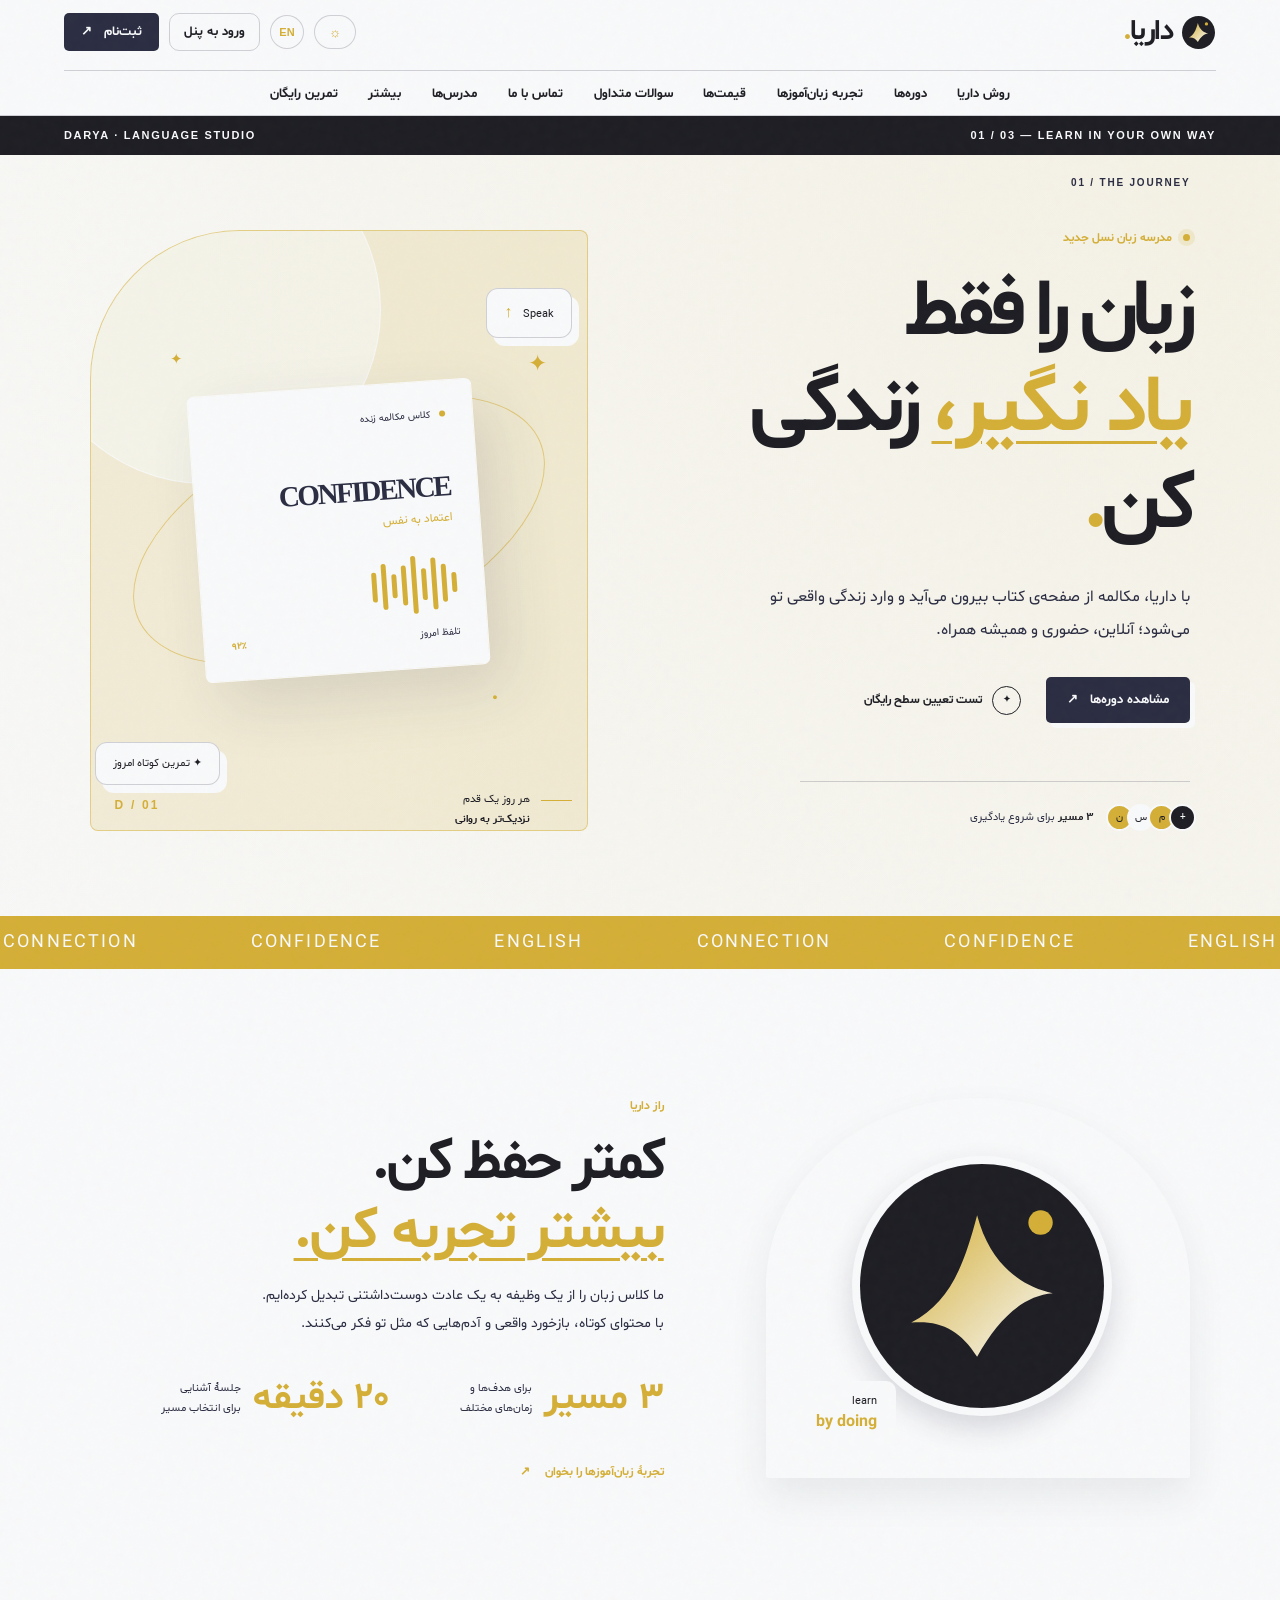
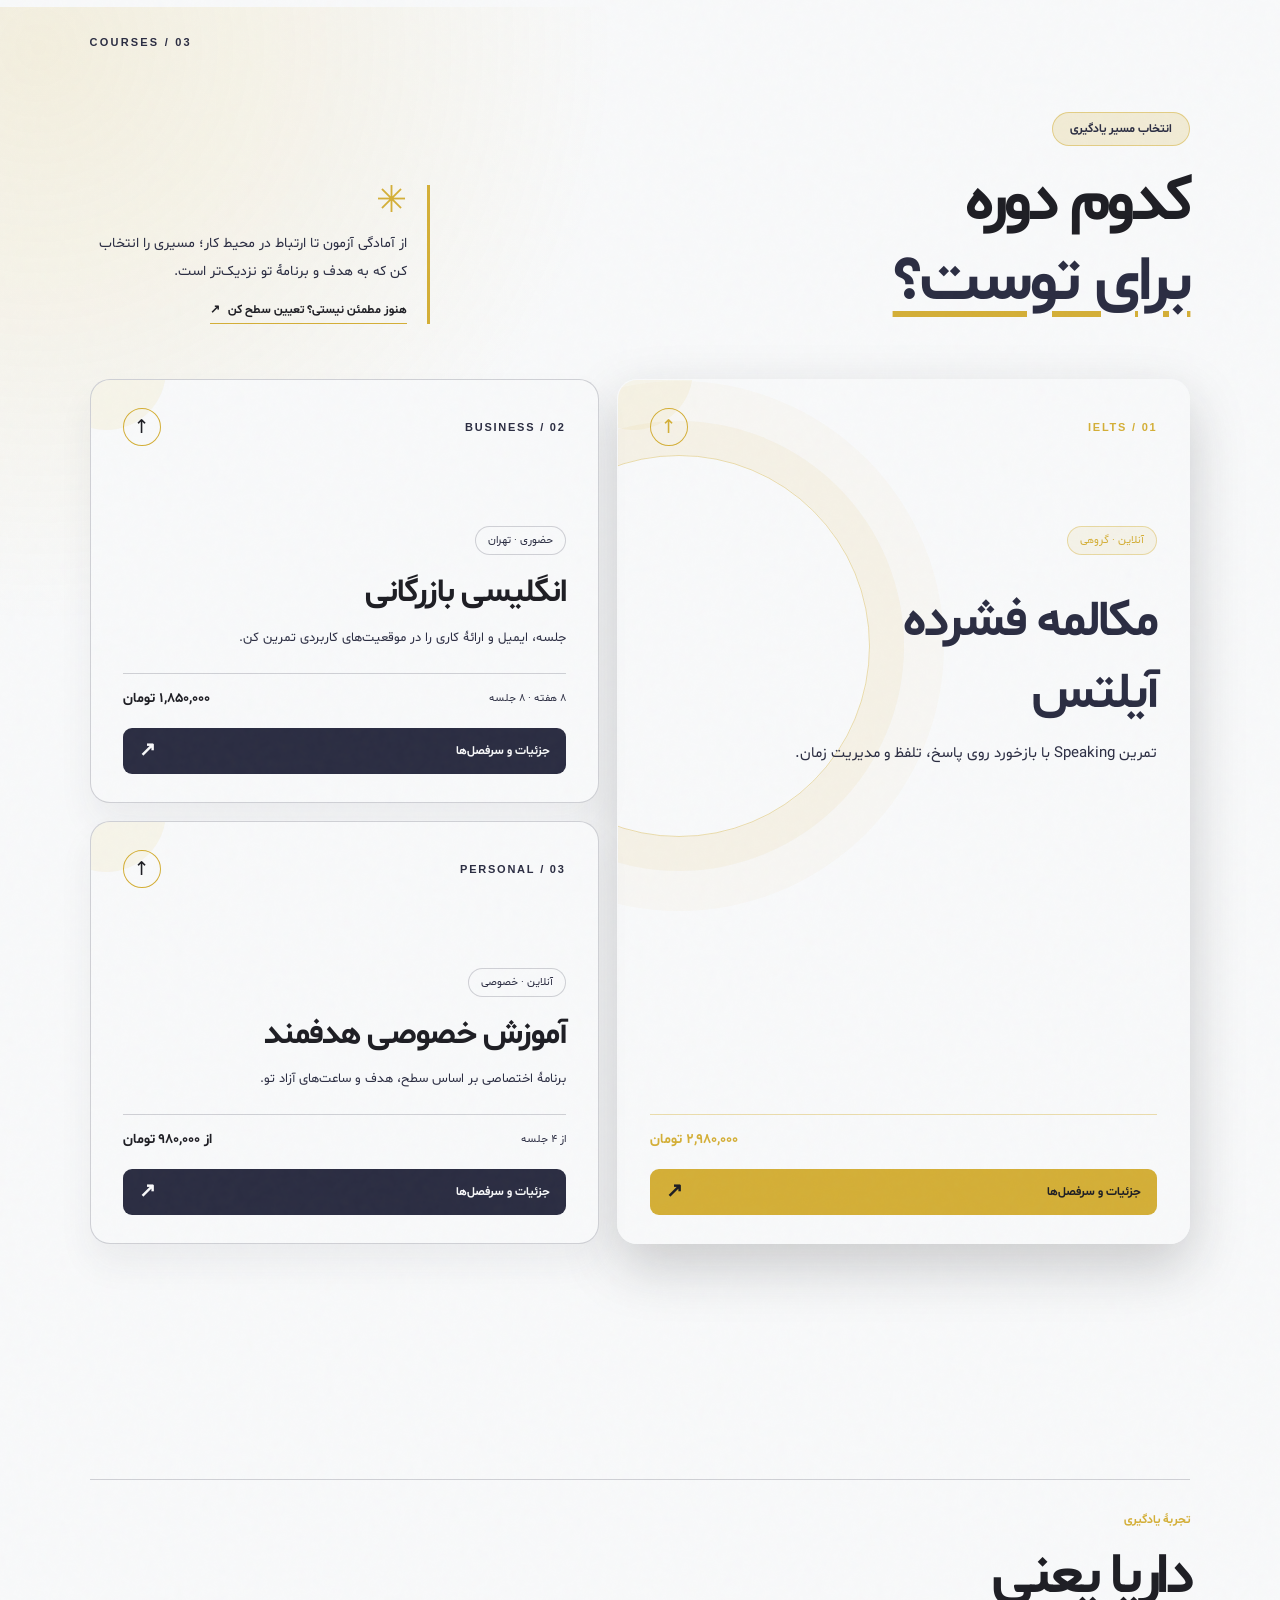
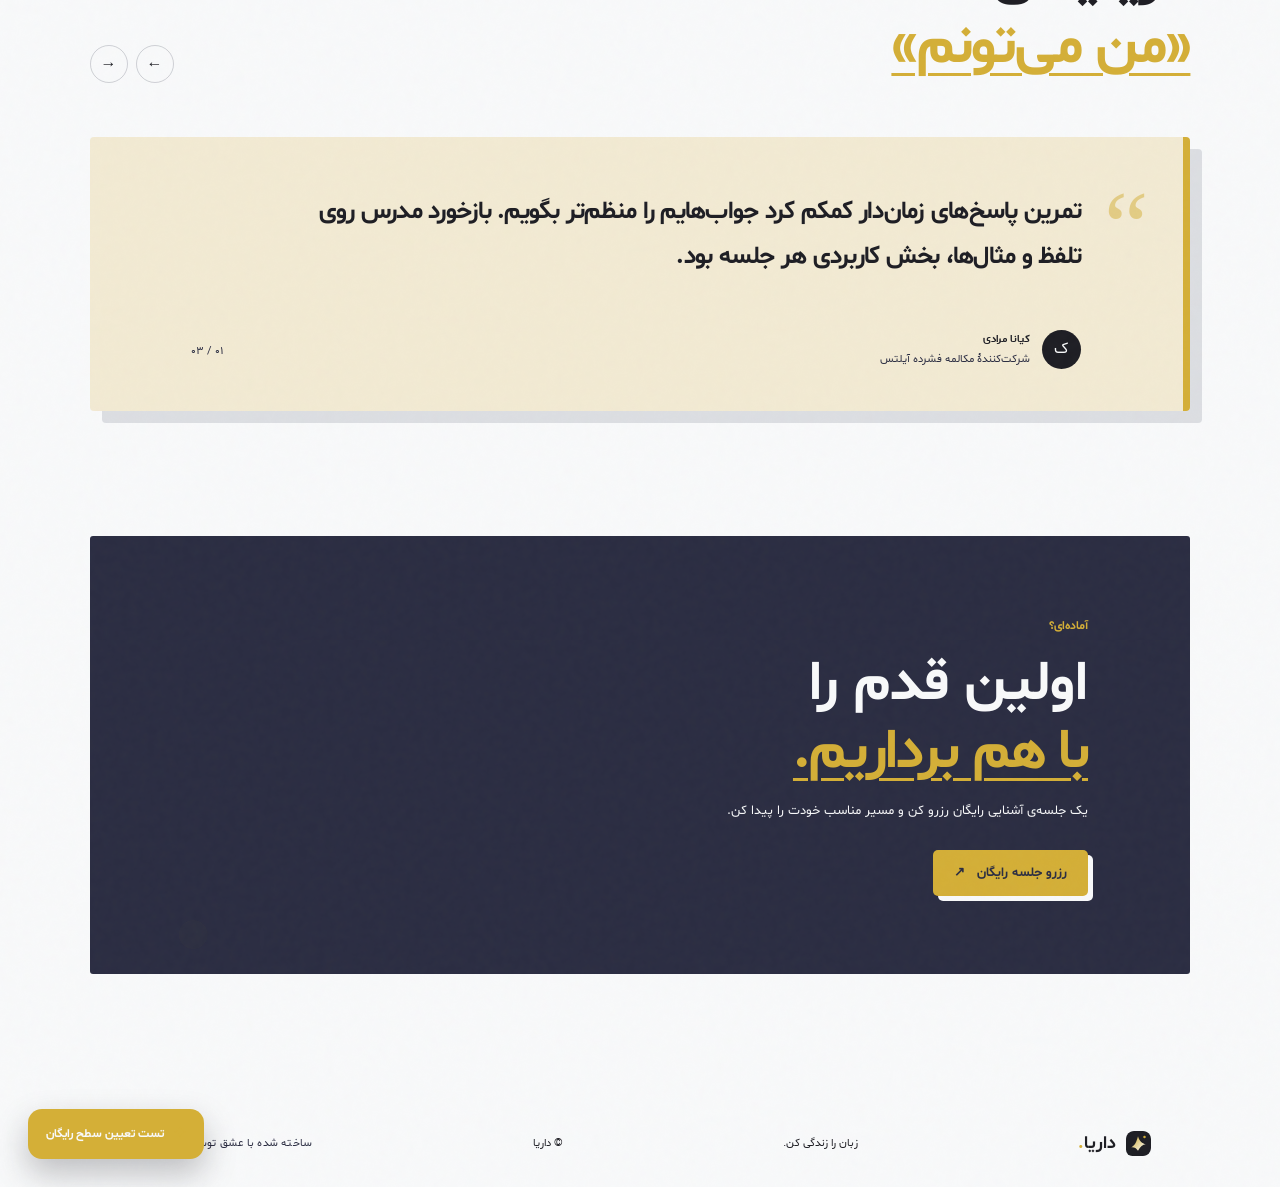
<file: index.html>
﻿<!-- 
  دنبال چی می‌گردی دوست من؟! 
  کدهای تمیز، لایسنس، مستندات و آپدیت‌های مادام‌العمر در راست‌چین: AmirAli.css
  مفت‌بری نکن، بخرش حالشو ببر! ;)
-->
<!doctype html>
<html lang="fa" dir="rtl">
<head>
  <link rel="icon" type="image/svg+xml" href="assets/icons/brand.svg">
  <meta charset="UTF-8" />
  <meta name="viewport" content="width=device-width, initial-scale=1.0" />
  <meta name="description" content="داریا؛ مدرسه آنلاین و حضوری زبان برای نسل جدید" />
  <title>داریا | زبان را زندگی کن</title>
    <link rel="stylesheet" href="assets/css/site.css">
  <script defer src="assets/js/site.js"></script>
<meta property="og:type" content="website">
  <meta property="og:title" content="داریا | مدرسهٔ زبان و مسیرهای یادگیری">
  <meta property="og:description" content="دوره‌های مکالمه، انگلیسی بازرگانی و آموزش خصوصی هدفمند.">
  <meta name="theme-color" content="#1e1e24">
    <link rel="stylesheet" href="assets/css/page-transition.css">
</head>
<body data-page="home">
  <div class="noise"></div>
  <header class="site-header home-header">
    <a class="brand" href="#"><span class="brand-mark"><img src="assets/icons/brand.svg" alt="" width="35" height="35"></span><span>داریا<span class="brand-dot">.</span></span></a>
    <nav class="nav-links">
      <a href="#method">روش داریا</a><a href="#courses">دوره‌ها</a><a href="#stories">تجربه زبان‌آموزها</a>
    <a href="pages/pricing.html">قیمت‌ها</a><a href="pages/faq.html">سوالات متداول</a><a href="pages/contact.html">تماس با ما</a></nav>
    <div class="header-actions">
      <button class="theme-toggle" aria-label="تغییر حالت رنگی"><span class="sun">☼</span><span class="moon">◐</span></button>
      <a class="login" href="pages/dashboard.html">ورود به پنل</a>
      <a class="button button-small" href="pages/signup.html">ثبت‌نام <span>↗</span></a>
    </div>
    <button class="menu-toggle" aria-label="باز کردن منو">☰</button>
  </header>

  <div class="demo-masthead" aria-hidden="true"><span>DARYA · LANGUAGE STUDIO</span><span>01 / 03 — LEARN IN YOUR OWN WAY</span></div>
  <main>
    <section class="hero">
      <div class="hero-copy reveal">
        <div class="eyebrow"><span class="pulse"></span> مدرسه زبان نسل جدید</div>
        <h1>زبان را فقط<br><em>یاد نگیر،</em> زندگی کن<span class="accent">.</span></h1>
        <p class="hero-text">با داریا، مکالمه از صفحه‌ی کتاب بیرون می‌آید و وارد زندگی واقعی تو می‌شود؛ آنلاین، حضوری و همیشه همراه.</p>
        <div class="hero-buttons"><a class="button" href="#courses">مشاهده دوره‌ها <span>↗</span></a><a class="play-link" href="#method"><span class="play">▶</span> داریا چطور کار می‌کند؟</a></div>
        <div class="hero-note"><div class="avatars"><i>ن</i><i>س</i><i>م</i><i>+</i></div><span><strong>۳ مسیر</strong> برای شروع یادگیری</span></div>
      </div>
      <div class="hero-art reveal reveal-delay"><span class="spark spark-one">✦</span><span class="spark spark-two">✦</span><span class="spark spark-three">●</span>
        <div class="orbit orbit-one"></div><div class="orbit orbit-two"></div>
        <div class="art-card card-main"><div class="card-top"><span class="live-dot"></span> کلاس مکالمه زنده</div><div class="word">CONFIDENCE</div><div class="word-fa">اعتماد به نفس</div><div class="sound-bars"><b></b><b></b><b></b><b></b><b></b><b></b><b></b><b></b><b></b></div><div class="card-footer"><span>تلفظ امروز</span><strong>۹۲٪</strong></div></div>
        <div class="floating-pill pill-top">Speak <strong>↑</strong></div><div class="floating-pill pill-bottom">✦ تمرین کوتاه امروز</div>
        <div class="art-caption"><span class="line"></span><span>هر روز یک قدم<br><b>نزدیک‌تر به روانی</b></span></div>
      </div>
    </section>

    <section class="ticker"><div class="ticker-track"><span>ENGLISH</span><b>✦</b><span>CONFIDENCE</span><b>✦</b><span>CONNECTION</span><b>✦</b><span>ENGLISH</span><b>✦</b><span>CONFIDENCE</span><b>✦</b><span>CONNECTION</span></div></section>

    <section class="method section" id="method"><div class="method-visual reveal"><div class="big-quote">“</div><img class="method-logo" src="assets/icons/brand.svg" alt="لوگوی داریا" width="260" height="260"><div class="mini-note">learn<br><b>by doing</b></div></div><div class="method-copy reveal"><span class="section-kicker">راز داریا</span><h2>کمتر حفظ کن.<br><em>بیشتر تجربه کن.</em></h2><p>ما کلاس زبان را از یک وظیفه به یک عادت دوست‌داشتنی تبدیل کرده‌ایم. با محتوای کوتاه، بازخورد واقعی و آدم‌هایی که مثل تو فکر می‌کنند.</p><div class="stats"><div><strong>۳ مسیر</strong><span>برای هدف‌ها و<br>زمان‌های مختلف</span></div><div><strong>۲۰ دقیقه</strong><span>جلسهٔ آشنایی<br>برای انتخاب مسیر</span></div></div><a class="text-link" href="#stories">تجربهٔ زبان‌آموزها را بخوان <span>↗</span></a></div></section>

    <section class="section courses" id="courses" aria-labelledby="courses-title">
      <div class="section-heading course-heading reveal">
        <div><span class="section-kicker">انتخاب مسیر یادگیری</span><h2 id="courses-title">کدوم دوره<br><em>برای توست؟</em></h2></div>
        <div class="course-heading-copy"><span class="course-heading-mark" aria-hidden="true">✳</span><p>از آمادگی آزمون تا ارتباط در محیط کار؛ مسیری را انتخاب کن که به هدف و برنامهٔ تو نزدیک‌تر است.</p><a href="pages/placement-test.html">هنوز مطمئن نیستی؟ تعیین سطح کن <span aria-hidden="true">↗</span></a></div>
      </div>
      <div class="course-grid">
        <article class="course-card featured reveal">
          <div class="course-topline"><span class="course-number">01 / IELTS</span><span class="course-icon" aria-hidden="true">↗</span></div>
          <span class="course-type">آنلاین · گروهی</span><h3>مکالمه فشرده<br>آیلتس</h3>
          <p>تمرین Speaking با بازخورد روی پاسخ، تلفظ و مدیریت زمان.</p>
          <div class="course-meta"><span>۸ هفته · ۱۶ جلسه</span><strong>۲,۹۸۰,۰۰۰ تومان</strong></div>
          <a href="pages/course-details.html?course=conversation" class="course-link">جزئیات و سرفصل‌ها <span aria-hidden="true">↗</span></a>
        </article>
        <article class="course-card reveal reveal-delay">
          <div class="course-topline"><span class="course-number">02 / BUSINESS</span><span class="course-icon" aria-hidden="true">↗</span></div>
          <span class="course-type">حضوری · تهران</span><h3>انگلیسی بازرگانی</h3>
          <p>جلسه، ایمیل و ارائهٔ کاری را در موقعیت‌های کاربردی تمرین کن.</p>
          <div class="course-meta"><span>۸ هفته · ۸ جلسه</span><strong>۱,۸۵۰,۰۰۰ تومان</strong></div>
          <a href="pages/course-details.html?course=club" class="course-link">جزئیات و سرفصل‌ها <span aria-hidden="true">↗</span></a>
        </article>
        <article class="course-card reveal reveal-delay-2">
          <div class="course-topline"><span class="course-number">03 / PERSONAL</span><span class="course-icon" aria-hidden="true">↗</span></div>
          <span class="course-type">آنلاین · خصوصی</span><h3>آموزش خصوصی هدفمند</h3>
          <p>برنامهٔ اختصاصی بر اساس سطح، هدف و ساعت‌های آزاد تو.</p>
          <div class="course-meta"><span>از ۴ جلسه</span><strong>از ۹۸۰,۰۰۰ تومان</strong></div>
          <a href="pages/course-details.html?course=private" class="course-link">جزئیات و سرفصل‌ها <span aria-hidden="true">↗</span></a>
        </article>
      </div>
    </section>

    <section class="stories section" id="stories"><div class="section-heading reveal"><div><span class="section-kicker">تجربهٔ یادگیری</span><h2>داریا یعنی<br><em>«من می‌تونم»</em></h2></div><div class="slider-controls"><button id="prev">←</button><button id="next">→</button></div></div><div class="testimonial reveal"><div class="quote-mark">“</div><p id="quote">تمرین پاسخ‌های زمان‌دار کمکم کرد جواب‌هایم را منظم‌تر بگویم. بازخورد مدرس روی تلفظ و مثال‌ها، بخش کاربردی هر جلسه بود.</p><div class="person"><div class="person-avatar">ک</div><div><strong id="person">کیانا مرادی</strong><span id="role">شرکت‌کنندهٔ مکالمه فشرده آیلتس</span></div><span class="slide-count" id="count">۰۱ / ۰۳</span></div></div></section>

    <section class="cta section" id="contact"><div class="cta-inner reveal"><span class="section-kicker">آماده‌ای؟</span><h2>اولین قدم را<br><em>با هم برداریم.</em></h2><p>یک جلسه‌ی آشنایی رایگان رزرو کن و مسیر مناسب خودت را پیدا کن.</p><a class="button button-light" href="pages/extras.html#booking">رزرو جلسه رایگان <span>↗</span></a><div class="cta-decoration">داریا<span>.</span></div></div></section>
  </main>
  <footer><a class="brand" href="#"><span class="brand-mark"><img src="assets/icons/brand.svg" alt="" width="35" height="35"></span><span>داریا<span class="brand-dot">.</span></span></a><span>زبان را زندگی کن.</span><span>© داریا</span><span class="creator-credit">ساخته شده با عشق توسط <strong>amirali.css</strong></span></footer>
    <script defer src="assets/js/page-transition.js"></script>
</body>
</html>
</file>
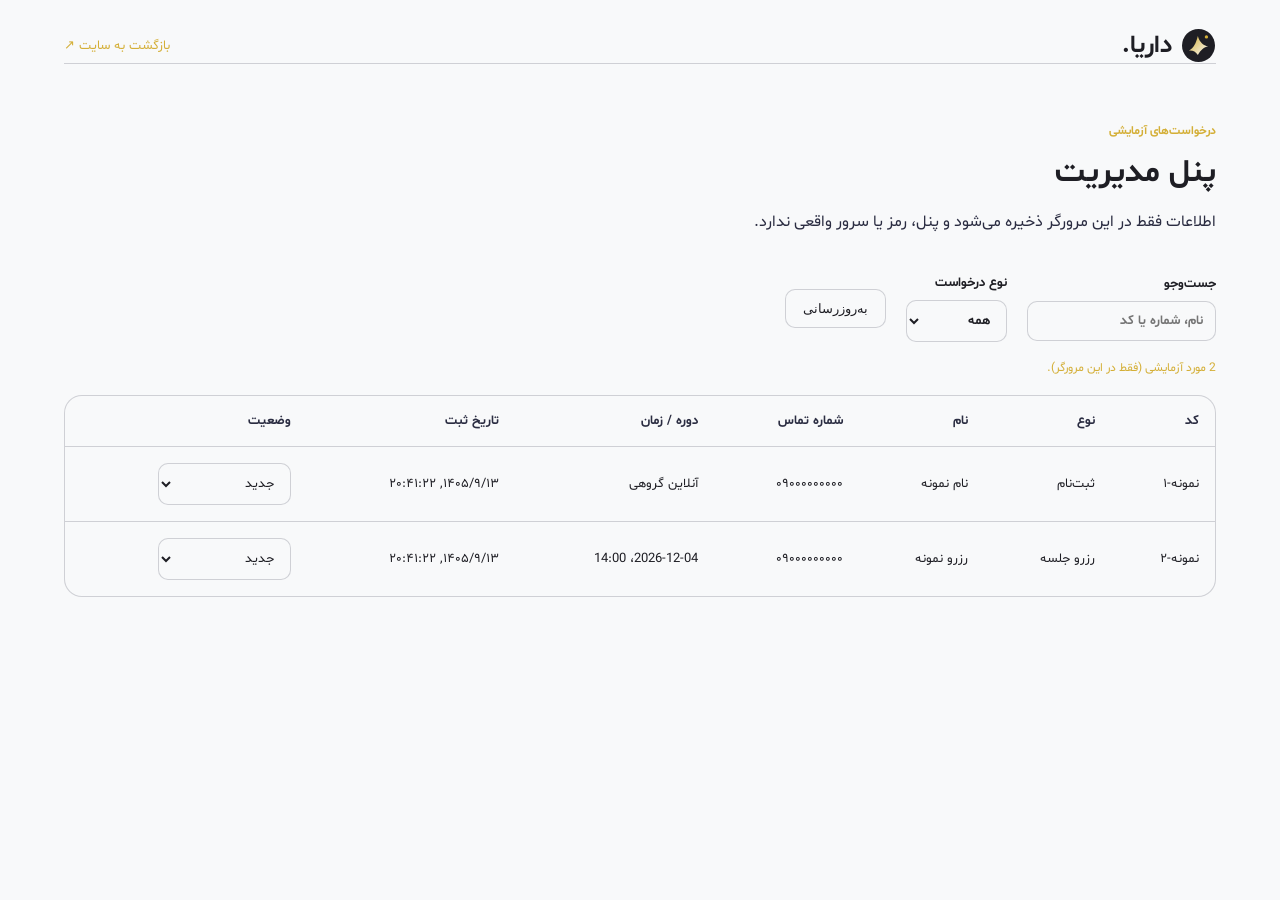
<file: pages/admin.html>
﻿<!doctype html>
<html lang="fa" dir="rtl">
<head>
  <meta charset="utf-8"><meta name="viewport" content="width=device-width, initial-scale=1">
  <title>پیش‌نمایش مدیریت | داریا</title>
  <link rel="icon" href="../assets/icons/brand.svg" type="image/svg+xml">
    <link rel="stylesheet" href="../assets/css/site.css">
  <script defer src="../assets/js/site.js"></script>
  <link rel="stylesheet" href="../assets/css/page-transition.css">
</head>
<body class="admin-page" data-page="admin">
  <main class="admin-shell">
    <header class="admin-header"><a class="brand" href="../index.html"><span class="brand-mark"><img src="../assets/icons/brand.svg" alt="" width="35" height="35"></span><span>داریا.</span></a><a href="../index.html">بازگشت به سایت ↗</a></header>
<section id="requests-panel"><div class="admin-title"><div><span class="section-kicker">درخواست‌های آزمایشی</span><h1>پنل مدیریت</h1><p>اطلاعات فقط در این مرورگر ذخیره می‌شود و پنل، رمز یا سرور واقعی ندارد.</p></div></div><div class="admin-toolbar"><label>جست‌وجو <input id="search" type="search" placeholder="نام، شماره یا کد"></label><label>نوع درخواست <select id="filter"><option value="all">همه</option><option value="signup">ثبت‌نام</option><option value="booking">رزرو جلسه</option></select></label><button id="refresh" type="button">به‌روزرسانی</button></div><p id="requests-message" role="status"></p><div class="admin-table-wrap"><table><thead><tr><th>کد</th><th>نوع</th><th>نام</th><th>شماره تماس</th><th>دوره / زمان</th><th>تاریخ ثبت</th><th>وضعیت</th></tr></thead><tbody id="requests-body"></tbody></table></div></section>
  </main>
    <script defer src="../assets/js/page-transition.js"></script>
</body>
</html>
</file>
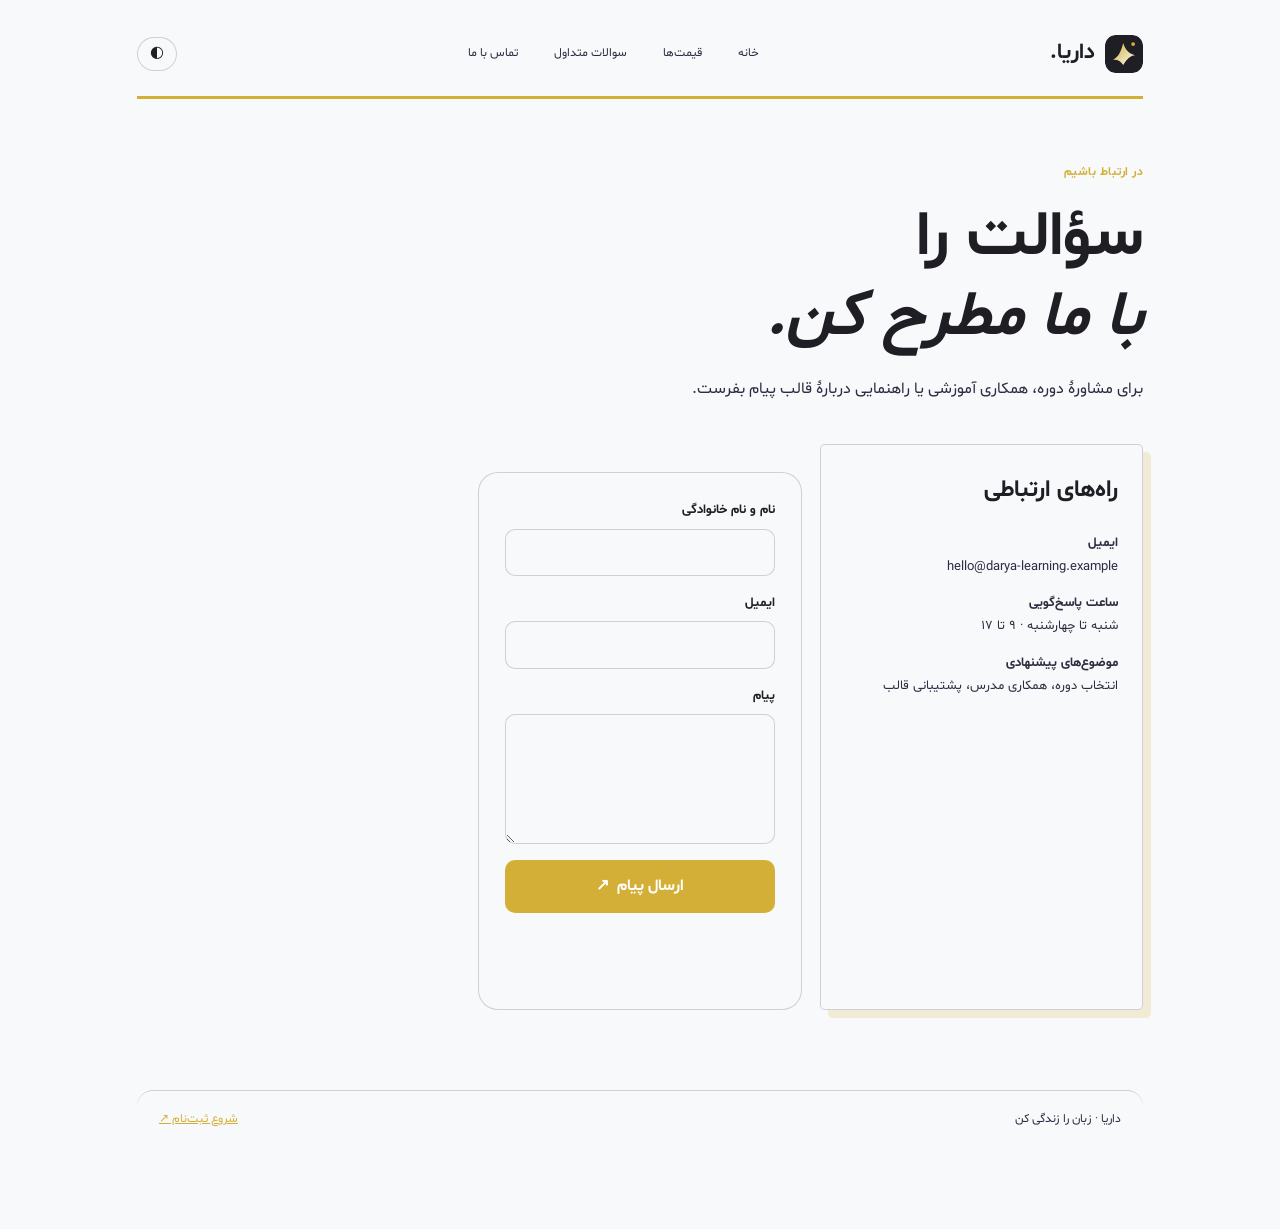
<file: pages/contact.html>
<!doctype html><html lang="fa" dir="rtl"><head><meta charset="UTF-8"><meta name="viewport" content="width=device-width, initial-scale=1"><meta name="description" content="برای مشاورهٔ دوره، همکاری آموزشی یا راهنمایی دربارهٔ قالب پیام بفرست."><meta name="theme-color" content="#1e1e24"><meta property="og:title" content="تماس با ما | داریا"><meta property="og:description" content="برای مشاورهٔ دوره، همکاری آموزشی یا راهنمایی دربارهٔ قالب پیام بفرست."><title>تماس با ما | داریا</title><link rel="icon" href="../assets/icons/brand.svg"><link rel="stylesheet" href="../assets/css/site.css"><link rel="stylesheet" href="../assets/css/utility-pages.css"><script defer src="../assets/js/utility-pages.js"></script>  <link rel="stylesheet" href="../assets/css/page-transition.css">
</head><body><a class="sr-only" href="#main-content">پرش به محتوای اصلی</a><div class="utility-shell"><header class="utility-header"><a class="utility-brand" href="../index.html"><img src="../assets/icons/brand.svg" alt="لوگوی داریا"><span>داریا.</span></a><nav class="utility-nav" aria-label="ناوبری صفحه"><a href="../index.html">خانه</a><a href="../pages/pricing.html">قیمت‌ها</a><a href="../pages/faq.html">سوالات متداول</a><a href="../pages/contact.html">تماس با ما</a></nav><button class="utility-theme" type="button" data-theme-toggle aria-label="تغییر حالت رنگی">◐</button></header><main id="main-content" class="utility-main"><span class="utility-eyebrow">در ارتباط باشیم</span><h1 class="utility-title">سؤالت را<br><em>با ما مطرح کن.</em></h1><p class="utility-lead">برای مشاورهٔ دوره، همکاری آموزشی یا راهنمایی دربارهٔ قالب پیام بفرست.</p><div class="utility-grid"><div class="utility-card"><h2>راه‌های ارتباطی</h2><p><strong>ایمیل</strong><br>hello@darya-learning.example</p><p><strong>ساعت پاسخ‌گویی</strong><br>شنبه تا چهارشنبه · ۹ تا ۱۷</p><p><strong>موضوع‌های پیشنهادی</strong><br>انتخاب دوره، همکاری مدرس، پشتیبانی قالب</p></div><form class="utility-form" data-contact-form novalidate><label for="contact-name">نام و نام خانوادگی<input id="contact-name" name="name" autocomplete="name" required></label><label for="contact-email">ایمیل<input id="contact-email" name="email" type="email" autocomplete="email" required></label><label for="contact-message">پیام<textarea id="contact-message" name="message" required></textarea></label><button class="utility-button" type="submit">ارسال پیام <span aria-hidden="true">↗</span></button><p class="form-status" data-form-status role="status" aria-live="polite"></p></form></div></main><footer class="utility-footer"><span>داریا · زبان را زندگی کن</span><a href="../pages/signup.html">شروع ثبت‌نام ↗</a></footer></div>  <script defer src="../assets/js/page-transition.js"></script>
</body></html>
</file>
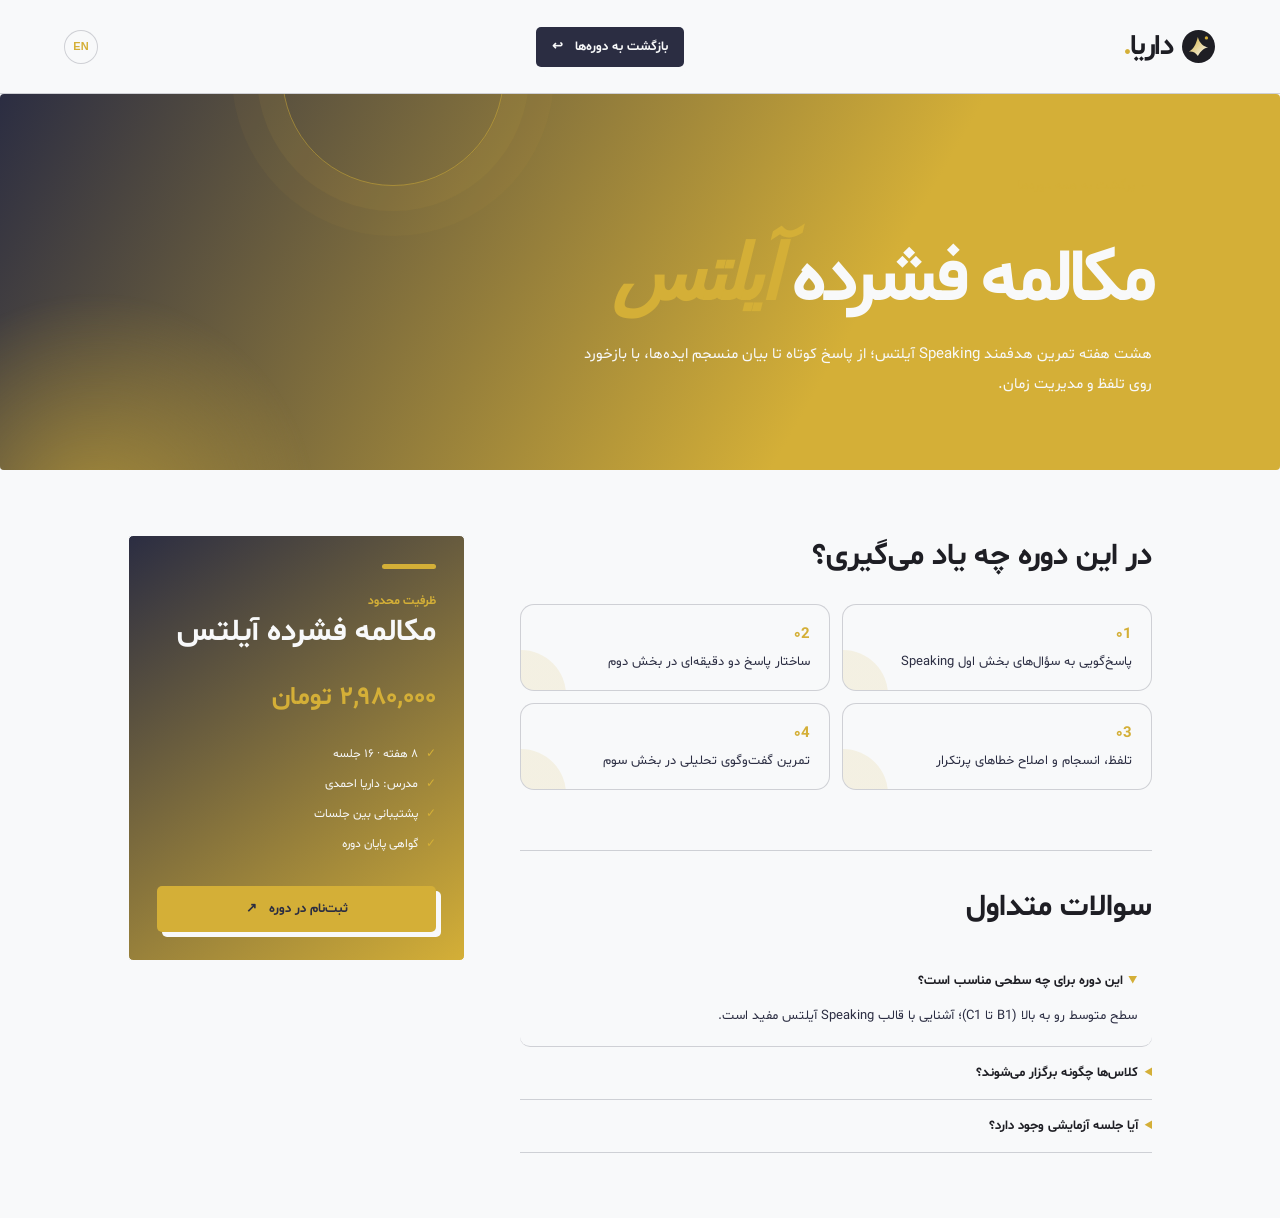
<file: pages/course-details.html>
<!doctype html>
<html lang="fa" dir="rtl">
<head>
  <link rel="icon" type="image/svg+xml" href="../assets/icons/brand.svg">
  <meta charset="UTF-8">
  <meta name="viewport" content="width=device-width, initial-scale=1">
  <title>جزئیات دوره | داریا</title>
    <link rel="stylesheet" href="../assets/css/site.css">
  <script defer src="../assets/js/site.js"></script>
  <link rel="stylesheet" href="../assets/css/page-transition.css">
</head>
<body data-page="course">
  <header class="site-header"><a class="brand" href="../index.html"><span class="brand-mark"><img src="../assets/icons/brand.svg" alt="" width="35" height="35"></span><span>داریا<span class="brand-dot">.</span></span></a><a class="button button-small" href="../index.html#courses">بازگشت به دوره‌ها <span>↩</span></a></header>
  <main class="details-page">
    <section class="details-hero"><a class="details-back" href="../index.html#courses">← برگشت به همه دوره‌ها</a><h1 id="course-title">مکالمه با <em>اعتماد</em></h1><p id="course-description">هشت هفته تمرین واقعی برای اینکه بدون مکث حرف بزنی و اعتمادبه‌نفست را در مکالمه‌های روزمره و کاری پیدا کنی.</p></section>
    <section class="details-wrap"><div><h2>در این دوره چه یاد می‌گیری؟</h2><div class="syllabus" id="syllabus"></div><div class="faq"><h2>سوالات متداول</h2><details open><summary>این دوره برای چه سطحی مناسب است؟</summary><p id="course-level">سطح متوسط (B1 تا B2)؛ پیش‌نیاز خاصی ندارد.</p></details><details><summary>کلاس‌ها چگونه برگزار می‌شوند؟</summary><p id="course-format">کلاس‌ها به‌صورت آنلاین و گروه‌های کوچک برگزار می‌شوند.</p></details><details><summary>آیا جلسه آزمایشی وجود دارد؟</summary><p>بله، یک جلسه آشنایی رایگان برای انتخاب مسیر مناسب در نظر گرفته‌ایم.</p></details></div></div><aside class="detail-card"><span class="section-kicker">ظرفیت محدود</span><h2 id="card-title">مکالمه فشرده آیلتس</h2><div class="detail-price" id="course-price">۲,۹۸۰,۰۰۰ تومان</div><ul class="detail-list"><li id="course-duration">۸ هفته · ۱۶ جلسه</li><li id="course-teacher">مدرس: داریا احمدی</li><li>پشتیبانی بین جلسات</li><li>گواهی پایان دوره</li></ul><a class="button button-light" href="../index.html#signup">ثبت‌نام در دوره <span>↗</span></a></aside></section>
  </main>
    <script defer src="../assets/js/page-transition.js"></script>
</body>
</html>
</file>
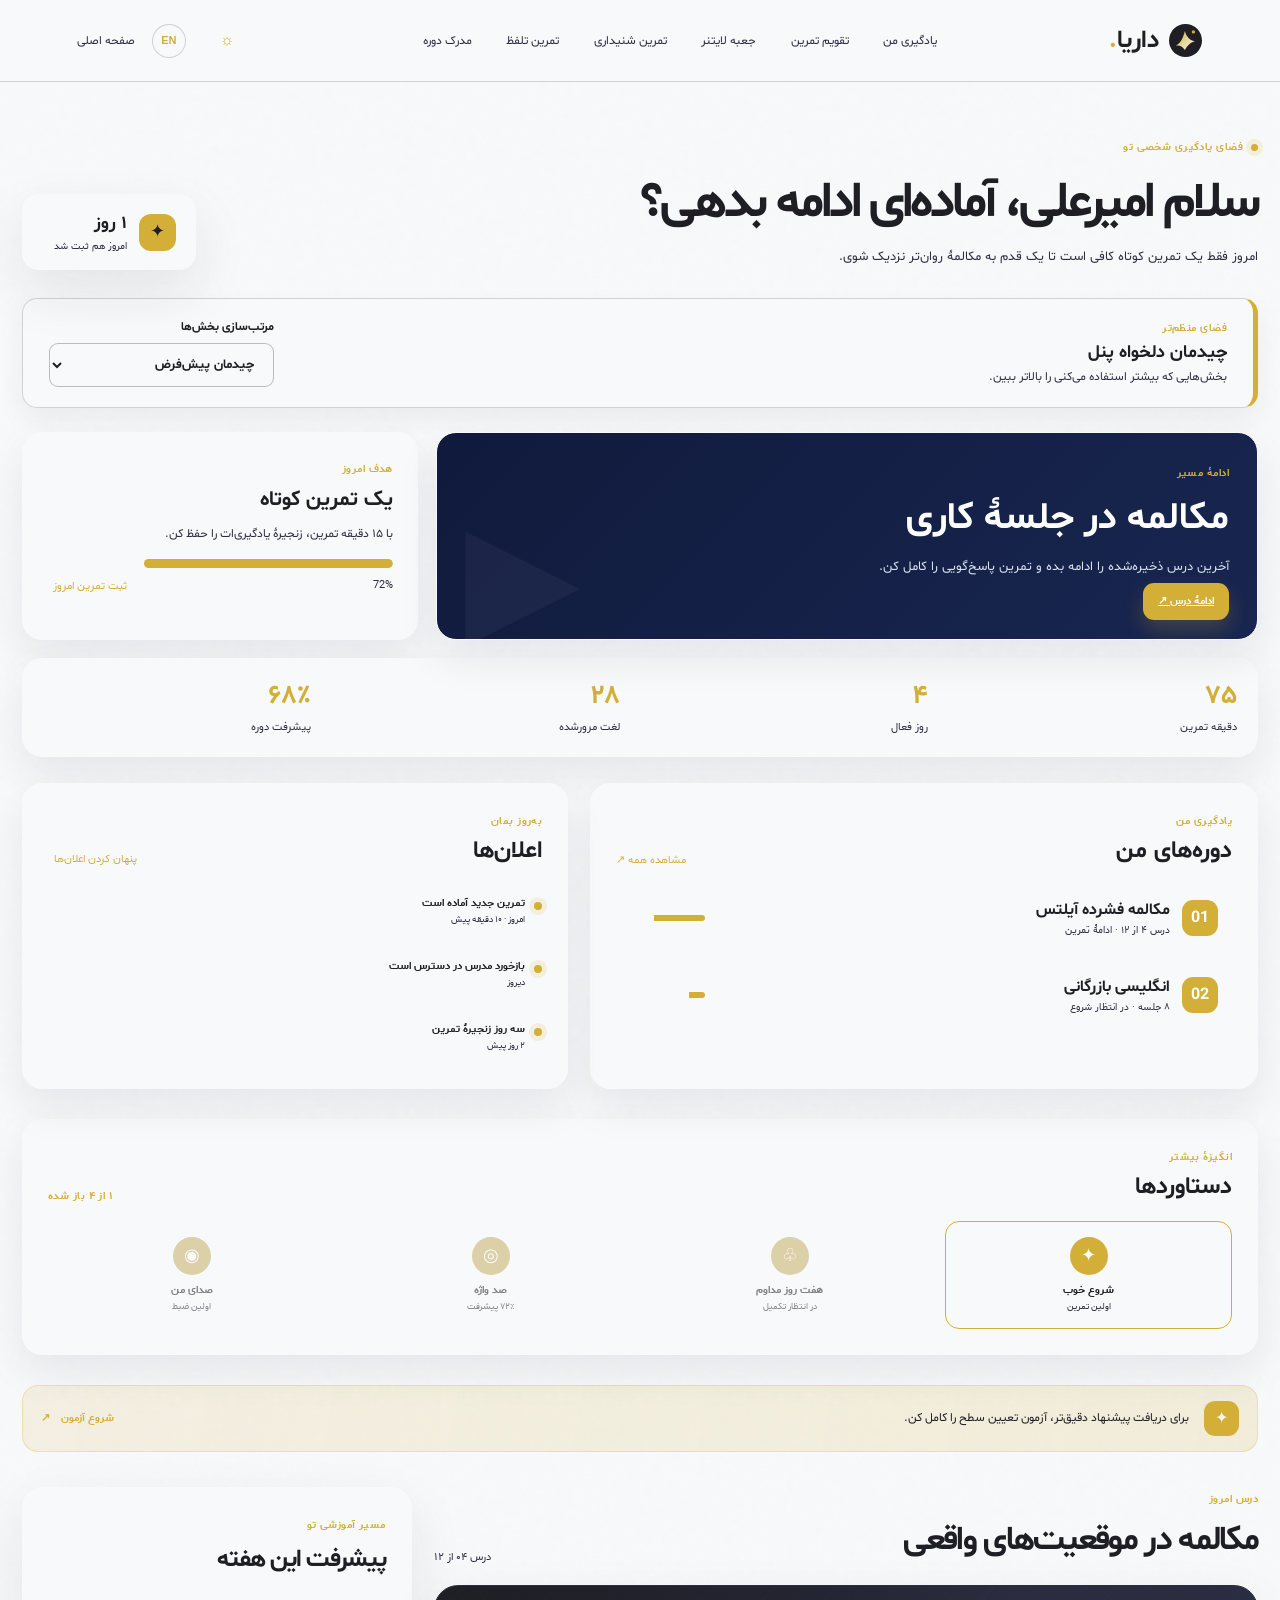
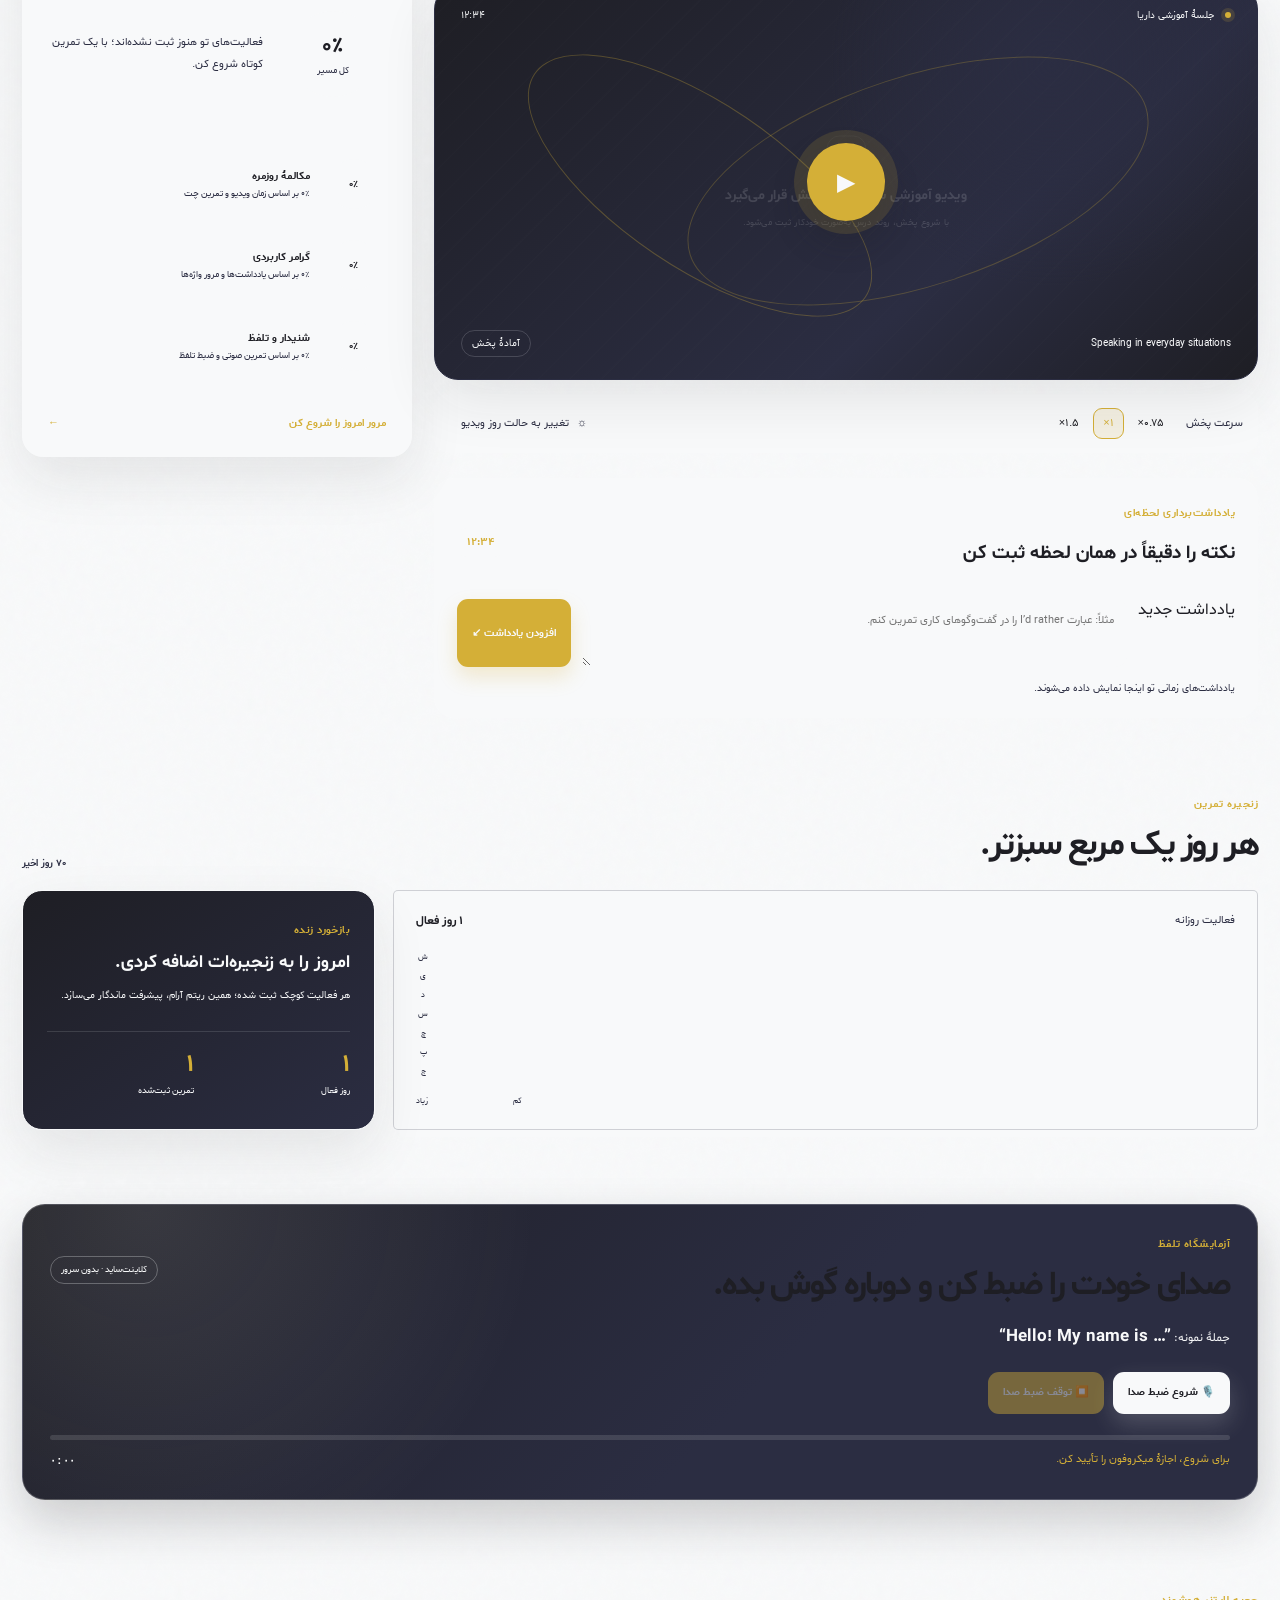
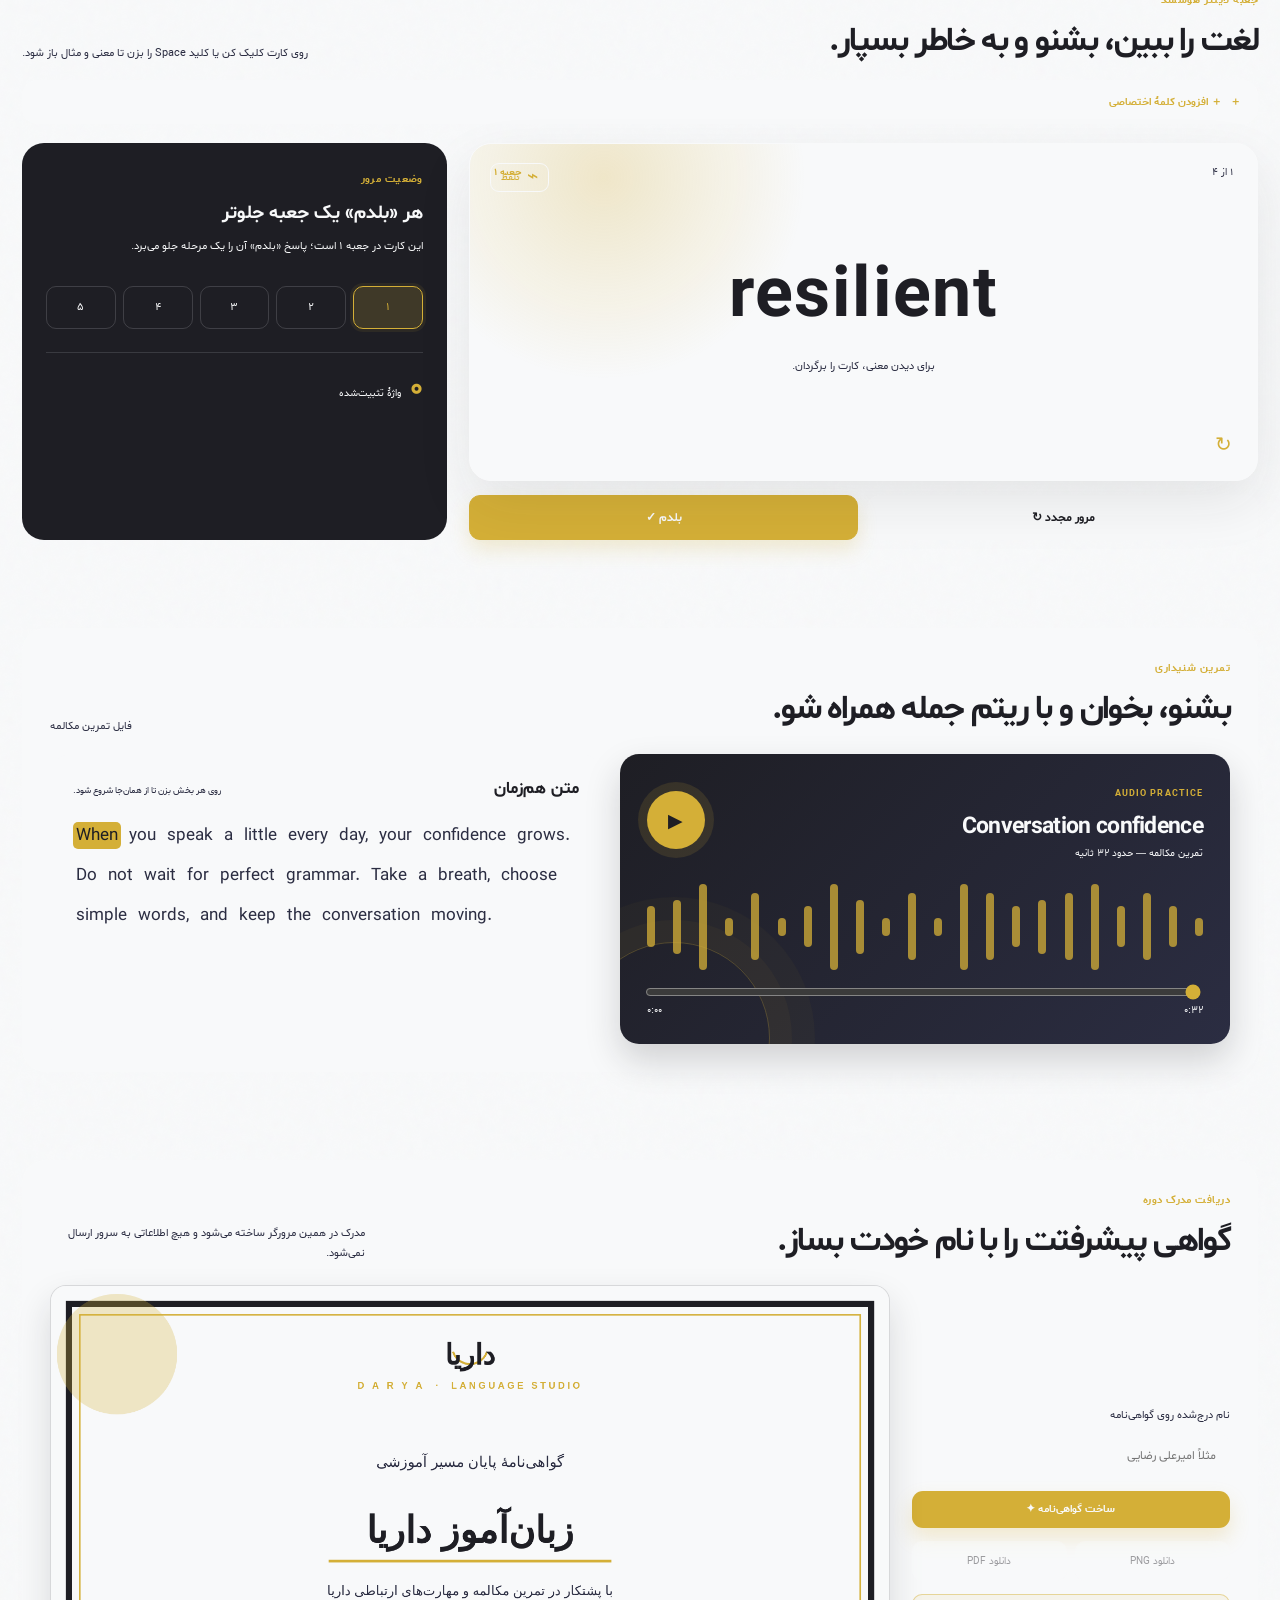
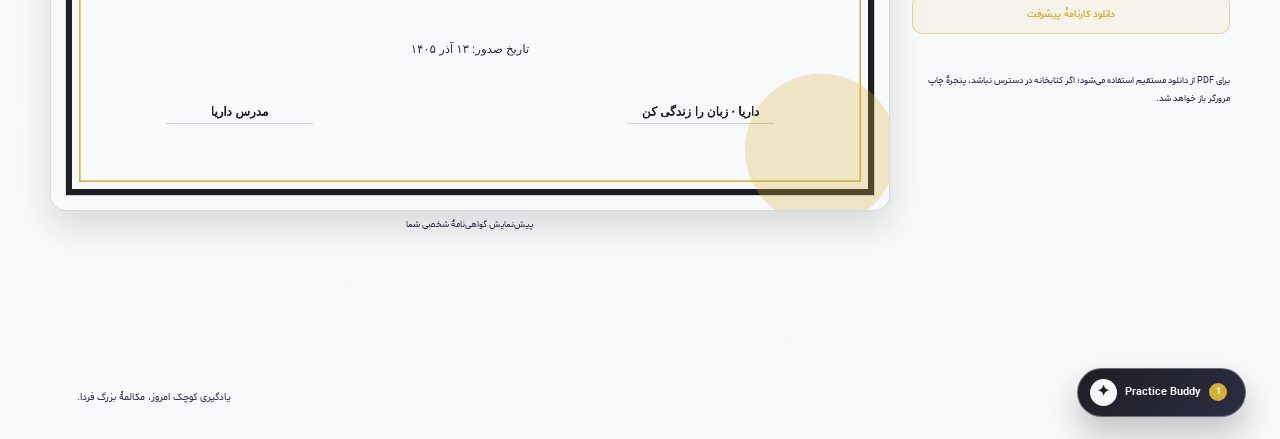
<file: pages/dashboard.html>
<!doctype html>
<html lang="fa" dir="rtl">
<head>
  <link rel="icon" type="image/svg+xml" href="../assets/icons/brand.svg">
  <meta charset="UTF-8">
  <meta name="viewport" content="width=device-width, initial-scale=1.0">
  <meta name="description" content="داشبورد آموزشی زبان‌آموزان داریا">
  <title>داشبورد آموزشی | داریا</title>
    <link rel="stylesheet" href="../assets/css/site.css">
  <script defer src="../assets/js/site.js"></script>
  <link rel="stylesheet" href="../assets/css/dashboard-enhancements.css">
  <script defer src="../assets/js/dashboard-enhancements.js"></script>
  <link rel="stylesheet" href="../assets/css/page-transition.css">
</head>
<body class="dashboard-page" data-page="dashboard">
  <div class="noise"></div>

  <header class="dashboard-header">
    <a class="brand" href="../index.html" aria-label="بازگشت به صفحه اصلی داریا"><span class="brand-mark"><img src="../assets/icons/brand.svg" alt="" width="35" height="35"></span><span>داریا<span class="brand-dot">.</span></span></a>
    <nav class="dashboard-nav" aria-label="ناوبری داشبورد">
      <a href="#learning">یادگیری من</a>
      <a href="#activity">تقویم تمرین</a>
      <a href="#leitner">جعبه لایتنر</a>
      <a href="#audio-practice">تمرین شنیداری</a>
      <a href="#speech-practice">تمرین تلفظ</a>
      <a href="#certificate">مدرک دوره</a>
    </nav>
    <div class="dashboard-header-actions">
      <button class="dashboard-theme-toggle" id="globalThemeToggle" type="button" aria-label="تغییر حالت رنگی"><span class="sun">☼</span><span class="moon">◐</span></button>
      <a class="dashboard-home-link" href="../index.html">صفحه اصلی</a>
    </div>
  </header>

  <main class="dashboard-main">
    <section class="dashboard-welcome" aria-labelledby="welcomeTitle">
      <div>
        <span class="dashboard-kicker"><span class="status-dot"></span> فضای یادگیری شخصی تو</span>
        <h1 id="welcomeTitle">سلام <span id="studentName">Student</span>، آماده‌ای ادامه بدهی؟</h1>
        <p>امروز فقط یک تمرین کوتاه کافی است تا یک قدم به مکالمهٔ روان‌تر نزدیک شوی.</p>
      </div>
      <div class="streak-card" aria-label="رکورد تمرین امروز">
        <span class="streak-icon" aria-hidden="true">✦</span>
        <div><strong id="streakDays">۰ روز</strong><small id="streakCaption">امروز شروع کن</small></div>
      </div>
    </section>

    <div class="dashboard-organizer" role="group" aria-label="مرتب‌سازی بخش‌های پنل">
      <div><span class="dashboard-kicker">فضای منظم‌تر</span><strong>چیدمان دلخواه پنل</strong><small>بخش‌هایی که بیشتر استفاده می‌کنی را بالاتر ببین.</small></div>
      <label for="dashboardSort">مرتب‌سازی بخش‌ها
        <select id="dashboardSort" aria-label="مرتب‌سازی بخش‌های پنل">
          <option value="default">چیدمان پیش‌فرض</option>
          <option value="practice">تمرین‌ها در اولویت</option>
          <option value="progress">پیشرفت در اولویت</option>
          <option value="alphabetical">بر اساس عنوان</option>
        </select>
      </label>
    </div>

    <section class="dashboard-command-center" aria-label="خلاصهٔ امروز">
      <article class="continue-card"><span class="dashboard-kicker">ادامهٔ مسیر</span><h2>مکالمه در جلسهٔ کاری</h2><p>آخرین درس ذخیره‌شده را ادامه بده و تمرین پاسخ‌گویی را کامل کن.</p><a class="dashboard-primary-button" href="#learning">ادامهٔ درس <span aria-hidden="true">↗</span></a></article>
      <article class="goal-card"><span class="dashboard-kicker">هدف امروز</span><h3>یک تمرین کوتاه</h3><p>با ۱۵ دقیقه تمرین، زنجیرهٔ یادگیری‌ات را حفظ کن.</p><div class="goal-track" role="progressbar" aria-label="پیشرفت هدف امروز" aria-valuemin="0" aria-valuemax="100"><span data-goal-progress></span></div><div class="goal-meta"><span data-goal-value>۷۲٪</span><button class="dashboard-notification-toggle" data-goal-complete type="button">ثبت تمرین امروز</button></div></article>
      <div class="weekly-stats" aria-label="خلاصهٔ هفتگی"><div class="weekly-stat"><strong>۷۵</strong><span>دقیقه تمرین</span></div><div class="weekly-stat"><strong>۴</strong><span>روز فعال</span></div><div class="weekly-stat"><strong>۲۸</strong><span>لغت مرورشده</span></div><div class="weekly-stat"><strong>۶۸٪</strong><span>پیشرفت دوره</span></div></div>
    </section>
    <section class="dashboard-lower-grid" aria-label="دوره‌ها و اعلان‌ها">
      <article class="my-courses-panel" id="my-courses"><div class="dashboard-panel-heading"><div><span class="dashboard-kicker">یادگیری من</span><h2>دوره‌های من</h2></div><a href="course-details.html?course=conversation">مشاهده همه ↗</a></div><div class="course-mini-list"><a class="course-mini" href="course-details.html?course=conversation"><span class="course-mini-icon">01</span><span><strong>مکالمه فشرده آیلتس</strong><small>درس ۴ از ۱۲ · ادامهٔ تمرین</small></span><span class="course-mini-progress"><span style="width:68%"></span></span></a><a class="course-mini" href="course-details.html?course=club"><span class="course-mini-icon">02</span><span><strong>انگلیسی بازرگانی</strong><small>۸ جلسه · در انتظار شروع</small></span><span class="course-mini-progress"><span style="width:22%"></span></span></a></div></article>
      <article class="notifications-panel" id="notificationsPanel" aria-expanded="true"><div class="dashboard-panel-heading"><div><span class="dashboard-kicker">به‌روز بمان</span><h2>اعلان‌ها</h2></div><button class="dashboard-notification-toggle" data-notification-toggle type="button">پنهان کردن اعلان‌ها</button></div><div class="notification-list"><div class="notification"><i class="notification-dot"></i><div><strong>تمرین جدید آماده است</strong><time>امروز · ۱۰ دقیقه پیش</time></div></div><div class="notification"><i class="notification-dot"></i><div><strong>بازخورد مدرس در دسترس است</strong><time>دیروز</time></div></div><div class="notification"><i class="notification-dot"></i><div><strong>سه روز زنجیرهٔ تمرین</strong><time>۲ روز پیش</time></div></div></div></article>
    </section>
    <section class="achievements-panel" aria-labelledby="achievementsTitle"><div class="dashboard-panel-heading"><div><span class="dashboard-kicker">انگیزهٔ بیشتر</span><h2 id="achievementsTitle">دستاوردها</h2></div><span class="dashboard-kicker">۱ از ۴ باز شده</span></div><div class="achievement-list"><div class="achievement is-earned"><span class="achievement-icon">✦</span><strong>شروع خوب</strong><small>اولین تمرین</small></div><div class="achievement"><span class="achievement-icon">♧</span><strong>هفت روز مداوم</strong><small>در انتظار تکمیل</small></div><div class="achievement"><span class="achievement-icon">◎</span><strong>صد واژه</strong><small>۷۲٪ پیشرفت</small></div><div class="achievement"><span class="achievement-icon">◉</span><strong>صدای من</strong><small>اولین ضبط</small></div></div></section>
    <section class="placement-banner" id="placementBanner" aria-live="polite">
      <span class="placement-icon" aria-hidden="true">✦</span>
      <p id="placementText">برای دریافت پیشنهاد دقیق‌تر، آزمون تعیین سطح را کامل کن.</p>
      <a class="placement-action" id="placementAction" href="placement-test.html">شروع آزمون <span>↗</span></a>
    </section>

    <section class="learning-layout" id="learning" aria-labelledby="learningTitle">
      <div class="learning-content">
        <div class="section-heading-dashboard">
          <div><span class="dashboard-kicker">درس امروز</span><h2 id="learningTitle">مکالمه در موقعیت‌های واقعی</h2></div>
          <span class="lesson-label">درس ۰۴ از ۱۲</span>
        </div>

        <div class="video-stage" id="videoStage" aria-label="جایگاه ویدیو آموزشی">
          <div class="video-orb video-orb-one"></div><div class="video-orb video-orb-two"></div>
          <div class="video-topline"><span><i class="record-dot"></i> جلسهٔ آموزشی داریا</span><span id="lessonClock">۱۲:۳۴</span></div>
          <button class="video-play-button" id="videoPlayButton" type="button" aria-label="پخش پیش‌نمایش ویدیو"><span id="videoPlayIcon">▶</span></button>
          <div class="video-reveal" id="videoReveal"><span class="video-reveal-icon" aria-hidden="true">▣</span><strong>ویدیو آموزشی شما در این بخش قرار می‌گیرد</strong><small>با شروع پخش، روند درس به‌صورت خودکار ثبت می‌شود.</small></div>
          <div class="video-bottomline"><span>Speaking in everyday situations</span><span class="video-live-status" id="videoLiveStatus">آمادهٔ پخش</span></div>
        </div>

        <div class="video-tools" aria-label="کنترل‌های ویدیو">
          <div class="speed-control"><span>سرعت پخش</span><div class="speed-buttons" id="speedButtons"><button type="button" data-speed="0.75">۰.۷۵×</button><button class="is-selected" type="button" data-speed="1">۱×</button><button type="button" data-speed="1.5">۱.۵×</button></div></div>
          <button class="video-mode-button" id="videoModeButton" type="button" aria-pressed="false"><span aria-hidden="true">☼</span> تغییر حالت شب/روز ویدیو</button>
        </div>

        <section class="timestamp-notes" aria-labelledby="notesTitle">
          <div class="notes-heading"><div><span class="dashboard-kicker">یادداشت‌برداری لحظه‌ای</span><h3 id="notesTitle">نکته را دقیقاً در همان لحظه ثبت کن</h3></div><span class="timestamp-chip" id="noteTimestamp">۱۲:۳۴</span></div>
          <div class="note-composer"><label class="sr-only" for="noteInput">یادداشت جدید</label><textarea id="noteInput" rows="2" placeholder="مثلاً: عبارت I’d rather را در گفت‌وگوهای کاری تمرین کنم."></textarea><button class="dashboard-primary-button" id="saveNoteButton" type="button">افزودن یادداشت <span>↙</span></button></div>
          <ul class="notes-list" id="notesList" aria-live="polite"></ul>
        </section>
      </div>

      <aside class="progress-panel" aria-labelledby="progressTitle">
        <span class="dashboard-kicker">مسیر آموزشی تو</span><h2 id="progressTitle">پیشرفت این هفته</h2>
        <div class="progress-total"><div class="progress-ring large-ring" data-progress-key="overall" style="--progress:0%"><span><b id="overallProgressValue">۰٪</b><small>کل مسیر</small></span></div><p id="overallProgressCopy">فعالیت‌های تو هنوز ثبت نشده‌اند؛ با یک تمرین کوتاه شروع کن.</p></div>
        <div class="progress-courses">
          <div class="progress-course"><div class="progress-ring" data-progress-key="conversation" style="--progress:0%"><span id="conversationProgressValue">۰٪</span></div><div><strong>مکالمهٔ روزمره</strong><small id="conversationProgressCopy">بر اساس زمان ویدیو و تمرین چت</small></div></div>
          <div class="progress-course"><div class="progress-ring warm" data-progress-key="grammar" style="--progress:0%"><span id="grammarProgressValue">۰٪</span></div><div><strong>گرامر کاربردی</strong><small id="grammarProgressCopy">بر اساس یادداشت‌ها و مرور واژه‌ها</small></div></div>
          <div class="progress-course"><div class="progress-ring cool" data-progress-key="audio" style="--progress:0%"><span id="audioProgressValue">۰٪</span></div><div><strong>شنیدار و تلفظ</strong><small id="audioProgressCopy">بر اساس تمرین صوتی و ضبط تلفظ</small></div></div>
        </div>
        <a class="progress-link" href="#leitner">مرور امروز را شروع کن <span>←</span></a>
      </aside>
    </section>

    <section class="activity-section" id="activity" aria-labelledby="activityTitle">
      <div class="section-heading-dashboard">
        <div><span class="dashboard-kicker">زنجیره تمرین</span><h2 id="activityTitle">هر روز یک مربع سبزتر.</h2></div>
        <span class="activity-range" id="activityRange">۷۰ روز اخیر</span>
      </div>
      <div class="activity-layout">
        <section class="activity-card" aria-label="تقویم فعالیت روزانه">
          <div class="activity-card-top"><span>فعالیت روزانه</span><strong id="activityTotal">۰ روز فعال</strong></div>
          <div class="activity-map-wrap">
            <div class="activity-weekdays" aria-hidden="true"><span>ش</span><span>ی</span><span>د</span><span>س</span><span>چ</span><span>پ</span><span>ج</span></div>
            <div class="activity-grid" id="activityGrid" role="grid" aria-label="فعالیت ۷۰ روز اخیر"></div>
          </div>
          <div class="activity-legend"><span>کم</span><i class="heat-level level-0"></i><i class="heat-level level-1"></i><i class="heat-level level-2"></i><i class="heat-level level-3"></i><i class="heat-level level-4"></i><span>زیاد</span></div>
        </section>
        <aside class="activity-summary" aria-label="خلاصهٔ فعالیت">
          <span class="dashboard-kicker">بازخورد زنده</span><h3 id="activitySummaryTitle">امروز را به زنجیره‌ات اضافه کن.</h3>
          <p id="activitySummaryText">هر یادداشت، مرور لغت، ضبط صدا یا پیام چت یک خانه از این تقویم را روشن می‌کند.</p>
          <div class="activity-stat-row"><div><strong id="activityCount">۰</strong><span>روز فعال</span></div><div><strong id="activityActions">۰</strong><span>تمرین ثبت‌شده</span></div></div>
        </aside>
      </div>
    </section>

    <section class="speech-section" id="speech-practice" aria-labelledby="speechTitle">
      <div class="section-heading-dashboard speech-heading">
        <div><span class="dashboard-kicker">آزمایشگاه تلفظ</span><h2 id="speechTitle">صدای خودت را ضبط کن و دوباره گوش بده.</h2></div>
        <span class="recording-badge">کلاینت‌ساید · بدون سرور</span>
      </div>
      <p class="speech-sentence">جملهٔ نمونه: <strong dir="ltr">“Hello! My name is …”</strong></p>
      <div class="speech-controls">
        <button class="speech-start" id="startRecBtn" type="button">🎙️ شروع ضبط صدا</button>
        <button class="speech-stop" id="stopRecBtn" type="button" disabled>⏹️ توقف ضبط صدا</button>
        <button class="speech-delete" id="deleteClipBtn" type="button" hidden>🗑️ حذف صدای ضبط‌شده</button>
      </div>
      <div class="recording-progress" aria-hidden="true"><span id="recordingProgressBar"></span></div>
      <div class="speech-status-line"><p id="recStatus" aria-live="polite">برای شروع، اجازهٔ میکروفون را تأیید کن.</p><span id="recTimer">۰:۰۰</span></div>
      <audio id="playback" controls hidden></audio>
    </section>

    <section class="flashcards-section" id="leitner" aria-labelledby="leitnerTitle">
      <div class="section-heading-dashboard flashcards-heading"><div><span class="dashboard-kicker">جعبه لایتنر هوشمند</span><h2 id="leitnerTitle">لغت را ببین، بشنو و به خاطر بسپار.</h2></div><p>روی کارت کلیک کن یا کلید Space را بزن تا معنی و مثال باز شود.</p></div>
      <details class="custom-card-details">
        <summary>＋ افزودن کلمهٔ اختصاصی</summary>
        <form class="custom-card-form" id="customCardForm" novalidate>
          <label for="customWord">کلمهٔ انگلیسی<input id="customWord" type="text" dir="ltr" placeholder="مثلاً mindful" required></label>
          <label for="customMeaning">معنی فارسی<input id="customMeaning" type="text" placeholder="مثلاً آگاه و متمرکز" required></label>
          <label for="customExample">مثال انگلیسی<input id="customExample" type="text" dir="ltr" placeholder="Stay mindful during the conversation." required></label>
          <button class="dashboard-primary-button" id="addCustomCardButton" type="submit">افزودن به جعبه <span>＋</span></button>
          <p class="custom-card-status" id="customCardStatus" aria-live="polite"></p>
        </form>
      </details>
      <div class="leitner-layout">
        <div class="flashcard-column">
          <div class="flashcard-scene">
            <article class="flashcard" id="flashcard" tabindex="0" aria-label="کارت واژگان؛ با کلیک یا Space بچرخانید">
              <div class="flashcard-inner">
                <section class="flashcard-face flashcard-front">
                  <div class="flashcard-meta"><span id="cardCount">۱ از ۴</span><span class="box-label" id="cardBoxLabel">جعبه ۱</span></div>
                  <button class="speak-button" id="speakCardButton" type="button" aria-label="شنیدن تلفظ کلمه"><span aria-hidden="true">⌁</span> تلفظ</button>
                  <strong class="flashcard-word" id="cardWord" dir="ltr">resilient</strong>
                  <p>برای دیدن معنی، کارت را برگردان.</p>
                  <span class="flip-hint" aria-hidden="true">↻</span>
                </section>
                <section class="flashcard-face flashcard-back">
                  <div class="flashcard-meta"><span>معنی و مثال</span><span class="box-label" id="cardBoxLabelBack">جعبه ۱</span></div>
                  <strong class="flashcard-meaning" id="cardMeaning">تاب‌آور، انعطاف‌پذیر</strong>
                  <p class="flashcard-example" id="cardExample" dir="ltr">She is resilient and learns from every challenge.</p>
                  <span class="flashcard-translation" id="cardTranslation">او تاب‌آور است و از هر چالش یاد می‌گیرد.</span>
                </section>
              </div>
            </article>
          </div>
          <div class="flashcard-actions"><button class="review-button" id="reviewCardButton" type="button">مرور مجدد <span>↻</span></button><button class="know-button" id="knowCardButton" type="button">بلدم <span>✓</span></button></div>
        </div>
        <aside class="leitner-status" aria-label="وضعیت الگوریتم لایتنر">
          <span class="dashboard-kicker">وضعیت مرور</span><h3>هر «بلدم» یک جعبه جلوتر</h3><p id="leitnerDescription">این کارت در جعبهٔ ۱ است؛ مرور دوباره باعث می‌شود دوباره زودتر آن را ببینی.</p>
          <div class="leitner-boxes" id="leitnerBoxes" aria-label="پنج جعبه لایتنر"></div>
          <div class="leitner-summary"><strong id="knownWordsCount">۰</strong><span>واژهٔ تثبیت‌شده</span></div>
        </aside>
      </div>
    </section>

    <section class="audio-section" id="audio-practice" aria-labelledby="audioTitle">
      <div class="section-heading-dashboard"><div><span class="dashboard-kicker">تمرین شنیداری</span><h2 id="audioTitle">بشنو، بخوان و با ریتم جمله همراه شو.</h2></div><span class="lesson-label">فایل تمرین مکالمه</span></div>
      <div class="audio-practice-layout">
        <section class="audio-player" id="audioPlayer" aria-label="پلیر تمرین صوتی">
          <div class="audio-player-top"><div><span class="audio-file-badge">AUDIO PRACTICE</span><h3>Conversation confidence</h3><p>تمرین مکالمه — حدود ۳۲ ثانیه</p></div><button class="audio-play-button" id="audioPlayButton" type="button" aria-label="پخش تمرین صوتی"><span id="audioPlayIcon">▶</span></button></div>
          <div class="waveform" id="waveform" aria-hidden="true"><i></i><i></i><i></i><i></i><i></i><i></i><i></i><i></i><i></i><i></i><i></i><i></i><i></i><i></i><i></i><i></i><i></i><i></i><i></i><i></i><i></i><i></i></div>
          <div class="audio-timeline"><input id="audioTimeline" type="range" min="0" max="32" value="0" aria-label="موقعیت تمرین صوتی"><div><span id="audioCurrent">۰:۰۰</span><span>۰:۳۲</span></div></div>
        </section>
        <section class="transcript-panel" aria-labelledby="transcriptTitle"><div class="transcript-heading"><h3 id="transcriptTitle">متن هم‌زمان</h3><span>روی هر بخش بزن تا از همان‌جا شروع شود.</span></div><p class="transcript-text" id="transcriptText" lang="en" dir="ltr"></p></section>
      </div>
    </section>

    <section class="certificate-section" id="certificate" aria-labelledby="certificateTitle">
      <div class="section-heading-dashboard certificate-heading"><div><span class="dashboard-kicker">دریافت مدرک دوره</span><h2 id="certificateTitle">گواهی پیشرفتت را با نام خودت بساز.</h2></div><p>مدرک در همین مرورگر ساخته می‌شود و هیچ اطلاعاتی به سرور ارسال نمی‌شود.</p></div>
      <div class="certificate-layout">
        <section class="certificate-controls" aria-label="تنظیمات گواهی‌نامه">
          <label for="certificateName">نام درج‌شده روی گواهی‌نامه</label>
          <input id="certificateName" type="text" maxlength="50" placeholder="مثلاً امیرعلی رضایی" autocomplete="name">
          <button class="dashboard-primary-button certificate-generate" id="generateCertificateButton" type="button">ساخت گواهی‌نامه <span>✦</span></button>
          <div class="certificate-downloads"><button id="downloadPngButton" type="button" disabled>دانلود PNG</button><button id="downloadPdfButton" type="button" disabled>دانلود PDF</button></div>
          <button class="report-download-button" id="downloadReportButton" type="button">دانلود کارنامهٔ پیشرفت</button>
          <p class="report-status" id="reportStatus" aria-live="polite"></p>
          <p class="certificate-note">برای PDF از دانلود مستقیم استفاده می‌شود؛ اگر کتابخانه در دسترس نباشد، پنجرهٔ چاپ مرورگر باز خواهد شد.</p>
        </section>
        <figure class="certificate-preview"><canvas id="certificateCanvas" width="1600" height="1000" aria-label="پیش‌نمایش گواهی‌نامه داریا"></canvas><figcaption>پیش‌نمایش گواهی‌نامهٔ شخصی شما</figcaption></figure>
      </div>
    </section>
  </main>

  <aside class="chat-widget" id="chatWidget" lang="en" dir="ltr">
    <button class="chat-launcher" id="chatLauncher" type="button" aria-expanded="false" aria-controls="chatPanel"><span class="chat-launcher-icon" aria-hidden="true">✦</span><span>Practice Buddy</span><span class="chat-unread" id="chatUnread">1</span></button>
    <section class="chat-panel" id="chatPanel" hidden aria-label="English speaking practice chat">
      <header class="chat-header"><div><span class="chat-status-dot"></span><strong>Darya Practice Buddy</strong><small>Scenario: ordering at a café</small></div><button class="chat-close" id="chatCloseButton" type="button" aria-label="Close chat">×</button></header>
      <div class="chat-messages" id="chatMessages" role="log" aria-live="polite" aria-relevant="additions"></div>
      <div class="quick-replies" id="quickReplies" aria-label="Quick replies"></div>
      <form class="chat-form" id="chatForm"><label class="sr-only" for="chatInput">Your message</label><input id="chatInput" type="text" autocomplete="off" placeholder="Write your reply in English…" required><button type="submit" aria-label="Send message">↗</button></form>
    </section>
  </aside>

  <footer class="dashboard-footer"><a class="brand" href="../index.html"><span class="brand-mark"><img src="../assets/icons/brand.svg" alt="" width="35" height="35"></span><span>داریا<span class="brand-dot">.</span></span></a><span>یادگیری کوچک امروز، مکالمهٔ بزرگ فردا.</span></footer>
  <script defer src="../assets/js/page-transition.js"></script>
</body>
</html>
</file>
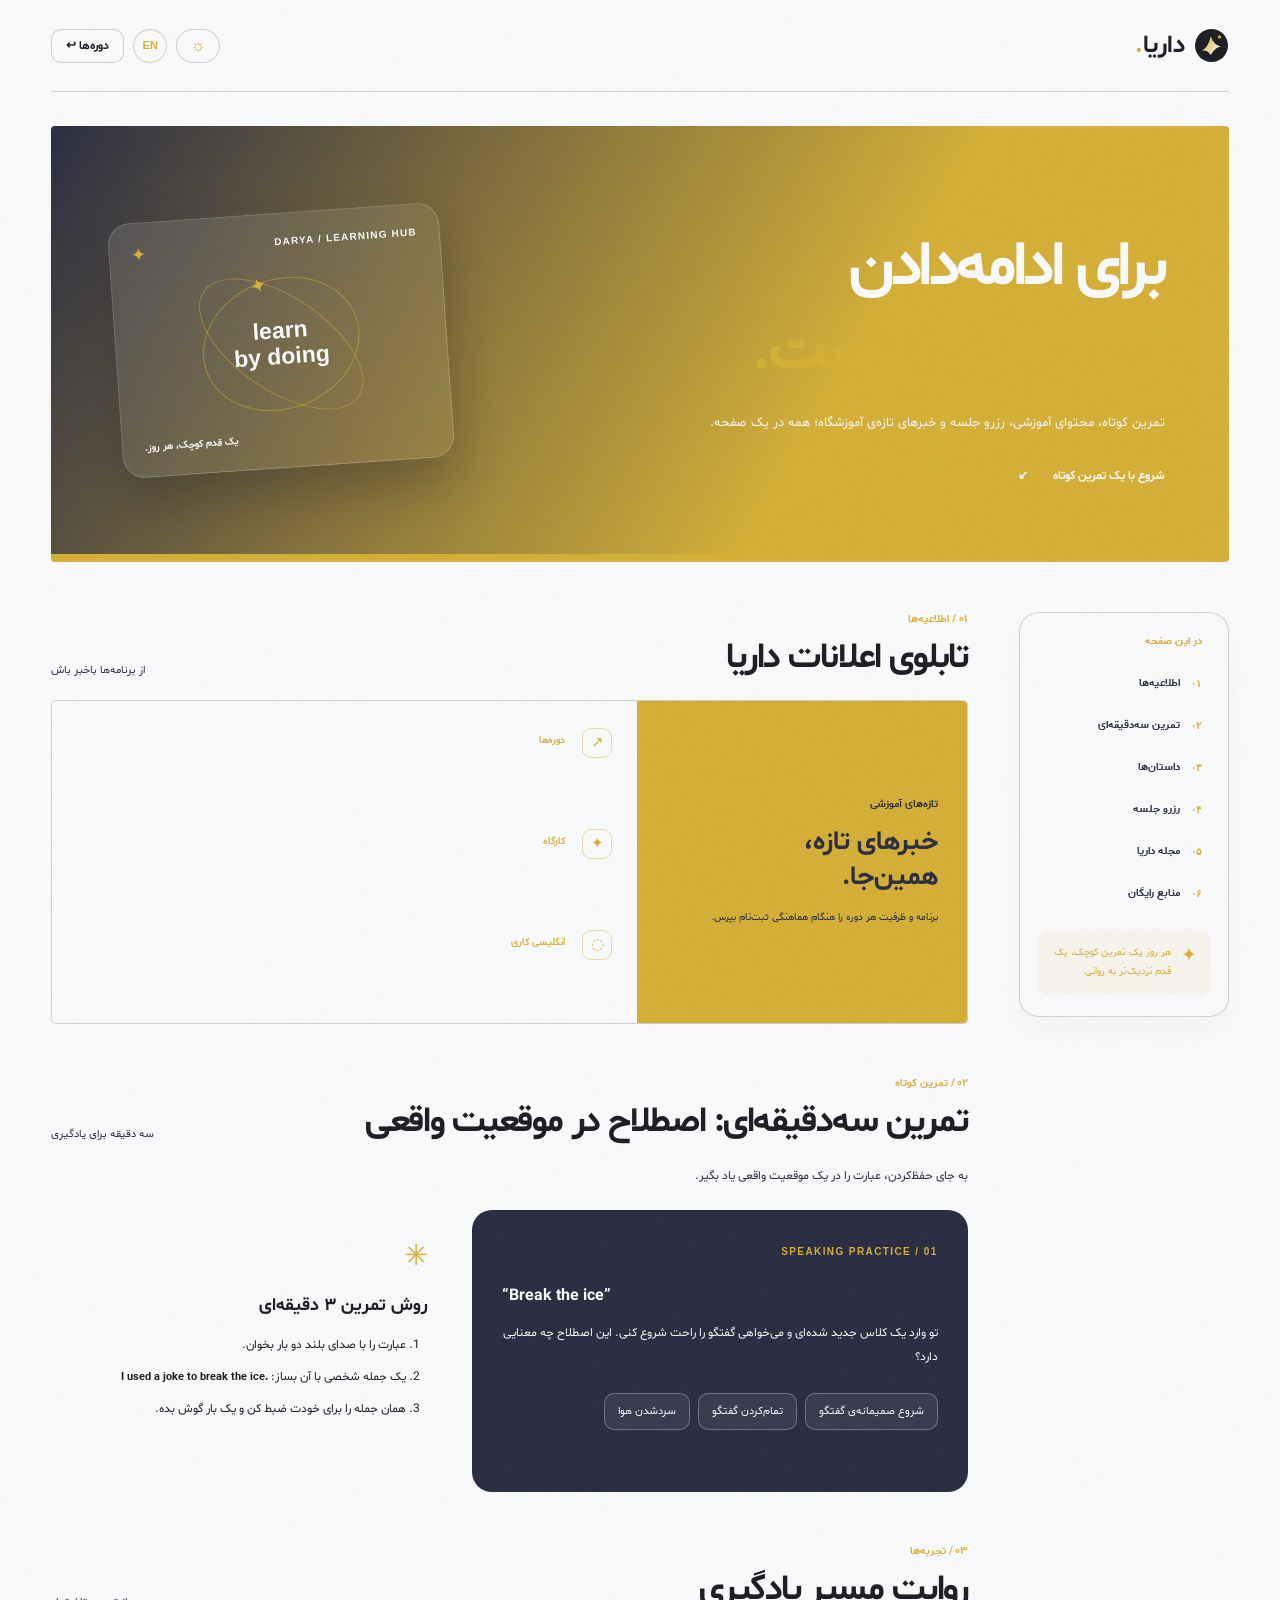
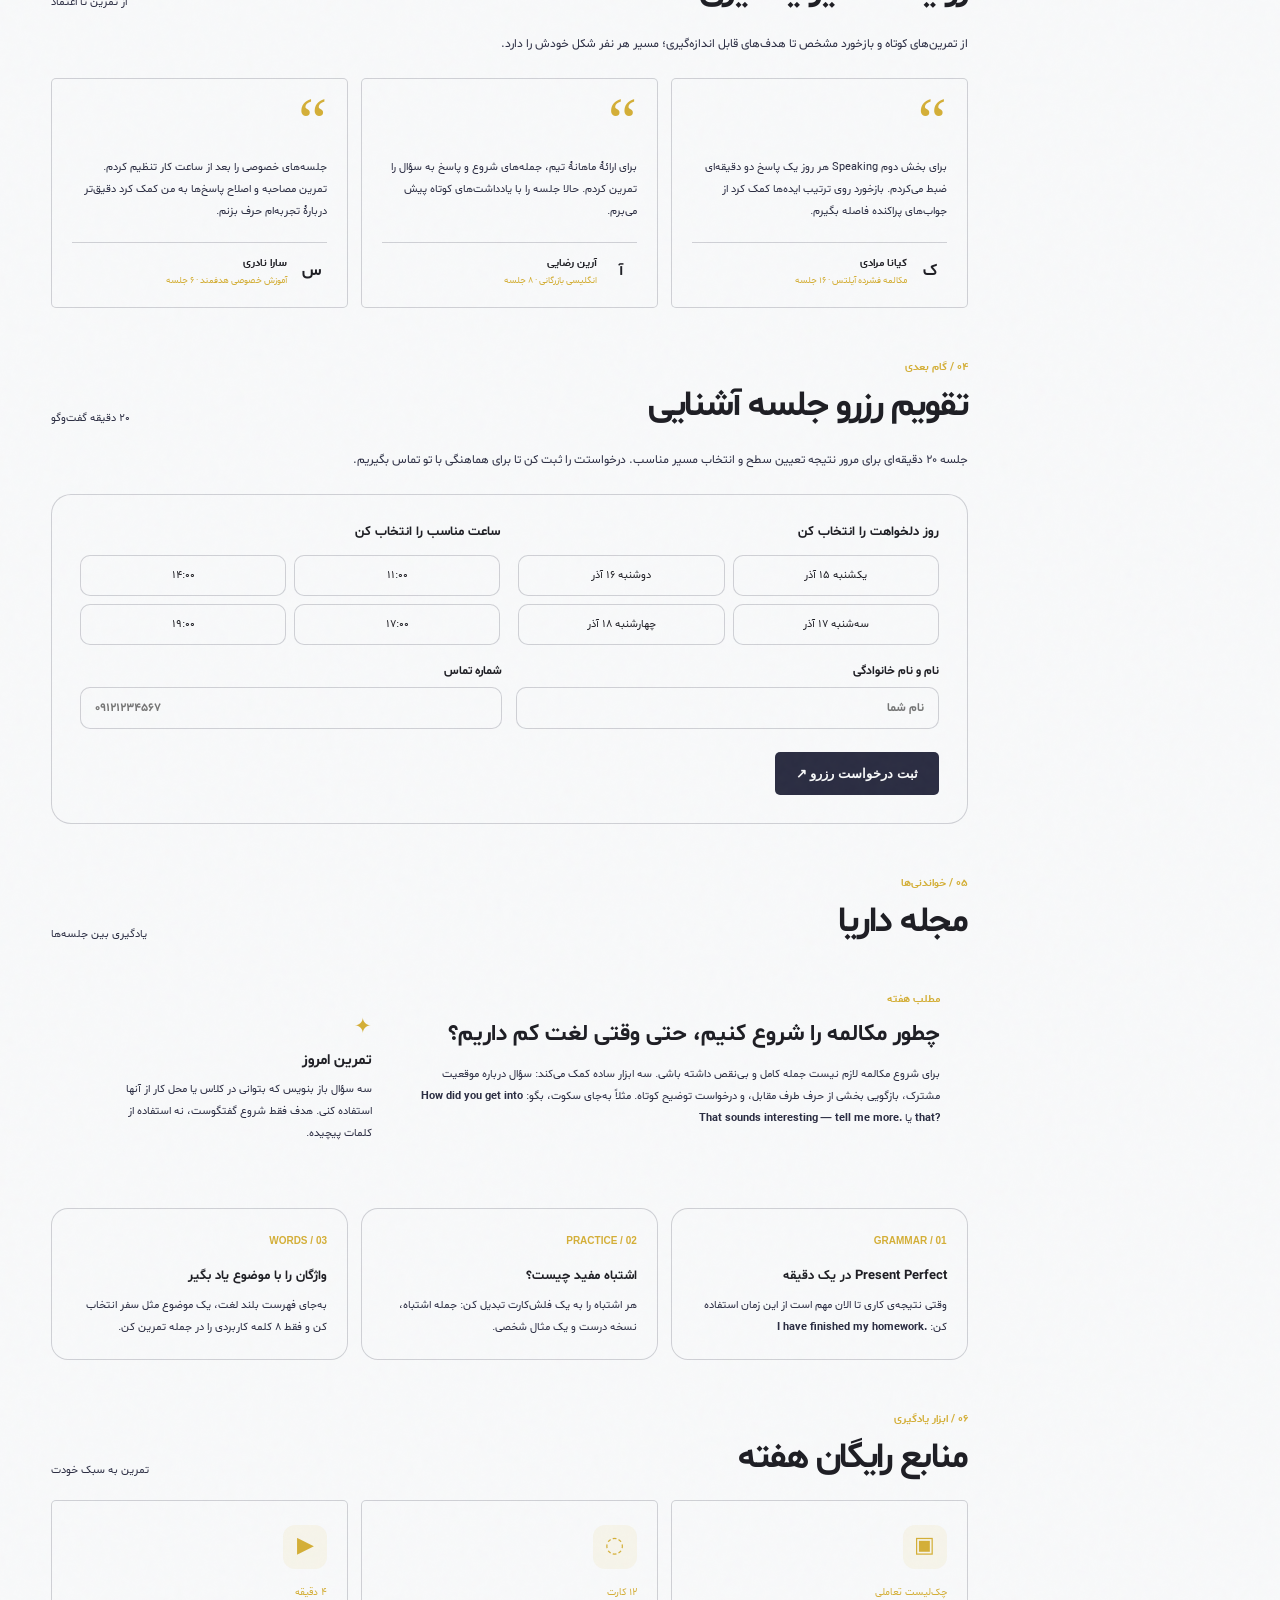
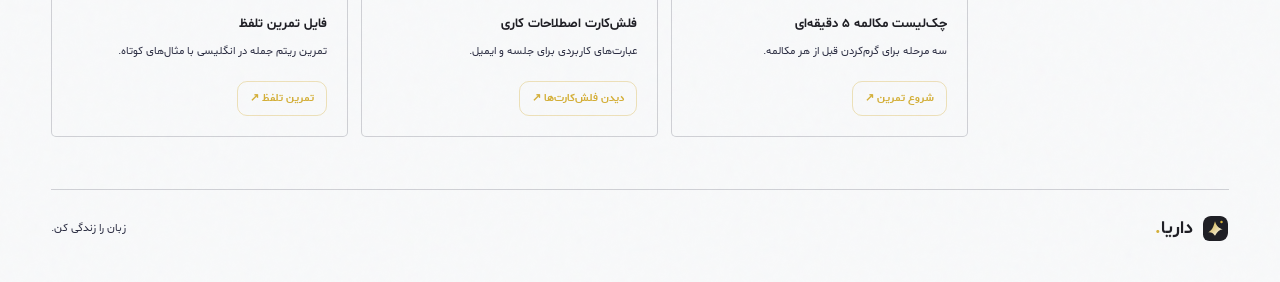
<file: pages/extras.html>
﻿<!doctype html>
<html lang="fa" dir="rtl">
<head>
  <meta charset="UTF-8">
  <meta name="viewport" content="width=device-width, initial-scale=1">
  <meta name="description" content="هاب یادگیری داریا؛ تمرین کوتاه، داستان‌ها، رزرو جلسه و منابع رایگان">
  <title>هاب یادگیری و اطلاعیه‌ها | داریا</title>
  <link rel="icon" type="image/svg+xml" href="../assets/icons/brand.svg">
    <link rel="stylesheet" href="../assets/css/site.css">
  <script defer src="../assets/js/site.js"></script>
  <link rel="stylesheet" href="../assets/css/page-transition.css">
</head>
<body class="extras-page" data-page="extras">
  <div class="noise"></div>
  <div class="extras-shell">
    <header class="xh extras-header">
      <a class="brand" href="../index.html"><span class="brand-mark"><img src="../assets/icons/brand.svg" alt="" width="35" height="35"></span><span>داریا<span class="brand-dot">.</span></span></a>
      <div class="actions extras-actions">
        <button class="theme" id="theme" type="button" aria-label="تغییر حالت رنگی"><span class="sun">☼</span><span class="moon">◐</span></button>
        <a class="extras-back" href="../index.html#courses">دوره‌ها ↩</a>
      </div>
    </header>

    <section class="extras-hero" aria-labelledby="extras-title">
      <div class="extras-hero-copy">
        <span class="extras-eyebrow"><span class="extras-dot"></span> هاب یادگیری داریا</span>
        <h1 id="extras-title">برای ادامه‌دادن<br><em>همه‌چیز اینجاست.</em></h1>
        <p>تمرین کوتاه، محتوای آموزشی، رزرو جلسه و خبرهای تازه‌ی آموزشگاه؛ همه در یک صفحه.</p>
        <a class="extras-hero-link" href="#lesson">شروع با یک تمرین کوتاه <span>↙</span></a>
      </div>
      <div class="extras-hero-card" aria-hidden="true">
        <span class="extras-hero-card-top">DARYA / LEARNING HUB <span>✦</span></span>
        <div class="extras-hero-orbit"><span>✦</span><strong>learn<br>by doing</strong></div>
        <span class="extras-hero-card-bottom">یک قدم کوچک، هر روز.</span>
      </div>
    </section>

    <div class="extras-layout">
      <aside class="extras-rail" aria-label="بخش‌های صفحه">
        <span class="extras-rail-label">در این صفحه</span>
        <nav class="extras-nav">
          <a href="#notices"><span>۰۱</span> اطلاعیه‌ها</a>
          <a href="#lesson"><span>۰۲</span> تمرین سه‌دقیقه‌ای</a>
          <a href="#stories"><span>۰۳</span> داستان‌ها</a>
          <a href="#booking"><span>۰۴</span> رزرو جلسه</a>
          <a href="#blog"><span>۰۵</span> مجله داریا</a>
          <a href="#resources"><span>۰۶</span> منابع رایگان</a>
        </nav>
        <div class="extras-rail-note"><span>✦</span><p>هر روز یک تمرین کوچک، یک قدم نزدیک‌تر به روانی.</p></div>
      </aside>

      <main class="extras-content">
        <section class="extras-section" id="notices" aria-labelledby="notices-title">
          <div class="extras-section-heading"><div><span class="extras-index">۰۱ / اطلاعیه‌ها</span><h2 id="notices-title">تابلوی اعلانات داریا</h2></div><span class="extras-section-aside">از برنامه‌ها باخبر باش</span></div>
          <div class="notice-board">
            <div class="notice-intro"><span>تازه‌های آموزشی</span><strong>خبرهای تازه،<br>همین‌جا.</strong><p>برنامه و ظرفیت هر دوره را هنگام هماهنگی ثبت‌نام بپرس.</p></div>
            <div class="notice-list">
              <article class="notice"><span class="notice-symbol">↗</span><div><span class="notice-kind">دوره‌ها</span><h3>برای Speaking آیلتس از کجا شروع کنیم؟</h3><p>ساختار پاسخ، مدیریت زمان و بازخورد فردی را در برنامهٔ تمرین بگنجان.</p></div></article>
              <article class="notice"><span class="notice-symbol">✦</span><div><span class="notice-kind">کارگاه</span><h3>تمرین کوتاه قبل از جلسهٔ کاری</h3><p>با یک معرفی ۳۰ ثانیه‌ای و دو سؤال باز، گفتگو را شروع کن.</p></div></article>
              <article class="notice"><span class="notice-symbol">◌</span><div><span class="notice-kind">انگلیسی کاری</span><h3>چک‌لیست ایمیل حرفه‌ای</h3><p>موضوع روشن، درخواست مشخص و پایان‌بندی کوتاه را فراموش نکن.</p></div></article>
            </div>
          </div>
        </section>

        <section class="extras-section" id="lesson" aria-labelledby="lesson-title">
          <div class="extras-section-heading"><div><span class="extras-index">۰۲ / تمرین کوتاه</span><h2 id="lesson-title">تمرین سه‌دقیقه‌ای: اصطلاح در موقعیت واقعی</h2></div><span class="extras-section-aside">سه دقیقه برای یادگیری</span></div>
          <p class="extras-lead">به جای حفظ‌کردن، عبارت را در یک موقعیت واقعی یاد بگیر.</p>
          <div class="lesson-layout">
            <div class="phrase"><span class="phrase-label">SPEAKING PRACTICE / 01</span><strong dir="ltr">“Break the ice”</strong><p>تو وارد یک کلاس جدید شده‌ای و می‌خواهی گفتگو را راحت شروع کنی. این اصطلاح چه معنایی دارد؟</p>
              <div class="answers" role="group" aria-label="پاسخ تمرین سه‌دقیقه‌ای"><button type="button" data-ok>شروع صمیمانه‌ی گفتگو</button><button type="button">تمام‌کردن گفتگو</button><button type="button">سردشدن هوا</button></div>
              <p class="notice-text" id="feedback" aria-live="polite"></p>
            </div>
            <aside class="tip-box"><span class="tip-symbol">✳</span><h3>روش تمرین ۳ دقیقه‌ای</h3><ol><li>عبارت را با صدای بلند دو بار بخوان.</li><li>یک جمله شخصی با آن بساز: <b dir="ltr">I used a joke to break the ice.</b></li><li>همان جمله را برای خودت ضبط کن و یک بار گوش بده.</li></ol></aside>
          </div>
        </section>

        <section class="extras-section" id="stories" aria-labelledby="stories-title">
          <div class="extras-section-heading"><div><span class="extras-index">۰۳ / تجربه‌ها</span><h2 id="stories-title">روایت مسیر یادگیری</h2></div><span class="extras-section-aside">از تمرین تا اعتماد</span></div>
          <p class="extras-lead">از تمرین‌های کوتاه و بازخورد مشخص تا هدف‌های قابل اندازه‌گیری؛ مسیر هر نفر شکل خودش را دارد.</p>
          <div class="story-grid">
            <article class="story-card"><span class="story-mark">“</span><p>برای بخش دوم Speaking هر روز یک پاسخ دو دقیقه‌ای ضبط می‌کردم. بازخورد روی ترتیب ایده‌ها کمک کرد از جواب‌های پراکنده فاصله بگیرم.</p><div class="story-person"><span class="story-avatar">ک</span><div><strong>کیانا مرادی</strong><small>مکالمه فشرده آیلتس · ۱۶ جلسه</small></div></div></article>
            <article class="story-card"><span class="story-mark">“</span><p>برای ارائهٔ ماهانهٔ تیم، جمله‌های شروع و پاسخ به سؤال را تمرین کردم. حالا جلسه را با یادداشت‌های کوتاه پیش می‌برم.</p><div class="story-person"><span class="story-avatar">آ</span><div><strong>آرین رضایی</strong><small>انگلیسی بازرگانی · ۸ جلسه</small></div></div></article>
            <article class="story-card"><span class="story-mark">“</span><p>جلسه‌های خصوصی را بعد از ساعت کار تنظیم کردم. تمرین مصاحبه و اصلاح پاسخ‌ها به من کمک کرد دقیق‌تر دربارهٔ تجربه‌ام حرف بزنم.</p><div class="story-person"><span class="story-avatar">س</span><div><strong>سارا نادری</strong><small>آموزش خصوصی هدفمند · ۶ جلسه</small></div></div></article>
          </div>
        </section>

        <section class="extras-section" id="booking" aria-labelledby="booking-title">
          <div class="extras-section-heading"><div><span class="extras-index">۰۴ / گام بعدی</span><h2 id="booking-title">تقویم رزرو جلسه آشنایی</h2></div><span class="extras-section-aside">۲۰ دقیقه گفت‌وگو</span></div>
          <p class="extras-lead">جلسه ۲۰ دقیقه‌ای برای مرور نتیجه تعیین سطح و انتخاب مسیر مناسب. درخواستت را ثبت کن تا برای هماهنگی با تو تماس بگیریم.</p>
          <div class="booking-panel"><div class="booking-column"><h3>روز دلخواهت را انتخاب کن</h3><div class="booking-options" id="days" role="group" aria-label="روز جلسه"></div></div>
            <div class="booking-column"><h3>ساعت مناسب را انتخاب کن</h3><div class="booking-options" id="times" role="group" aria-label="ساعت جلسه"><button type="button" data-time="11:00">۱۱:۰۰</button><button type="button" data-time="14:00">۱۴:۰۰</button><button type="button" data-time="17:00">۱۷:۰۰</button><button type="button" data-time="19:00">۱۹:۰۰</button></div></div>
            <div class="booking-contact"><label for="booking-name">نام و نام خانوادگی<input id="booking-name" type="text" autocomplete="name" placeholder="نام شما"></label><label for="booking-phone">شماره تماس<input id="booking-phone" type="tel" autocomplete="tel" placeholder="۰۹۱۲۱۲۳۴۵۶۷"></label></div><div class="booking-footer"><button id="book" class="button" type="button">ثبت درخواست رزرو ↗</button><p id="book-result" class="notice-text" aria-live="polite"></p></div>
            <div class="booking-status" id="booking-status" role="status" hidden></div>
          </div>
        </section>

        <section class="extras-section" id="blog" aria-labelledby="blog-title">
          <div class="extras-section-heading"><div><span class="extras-index">۰۵ / خواندنی‌ها</span><h2 id="blog-title">مجله داریا</h2></div><span class="extras-section-aside">یادگیری بین جلسه‌ها</span></div>
          <div class="blog-feature"><div><span class="extras-index">مطلب هفته</span><h3>چطور مکالمه را شروع کنیم، حتی وقتی لغت کم داریم؟</h3><p>برای شروع مکالمه لازم نیست جمله کامل و بی‌نقص داشته باشی. سه ابزار ساده کمک می‌کند: سؤال درباره موقعیت مشترک، بازگویی بخشی از حرف طرف مقابل، و درخواست توضیح کوتاه. مثلاً به‌جای سکوت، بگو: <b dir="ltr">How did you get into that?</b> یا <b dir="ltr">That sounds interesting — tell me more.</b></p></div><aside class="blog-tip"><span>✦</span><h4>تمرین امروز</h4><p>سه سؤال باز بنویس که بتوانی در کلاس یا محل کار از آنها استفاده کنی. هدف فقط شروع گفتگوست، نه استفاده از کلمات پیچیده.</p></aside></div>
          <div class="post-grid"><article><span>01 / GRAMMAR</span><h3>Present Perfect در یک دقیقه</h3><p>وقتی نتیجه‌ی کاری تا الان مهم است از این زمان استفاده کن: <b dir="ltr">I have finished my homework.</b></p></article><article><span>02 / PRACTICE</span><h3>اشتباه مفید چیست؟</h3><p>هر اشتباه را به یک فلش‌کارت تبدیل کن: جمله اشتباه، نسخه درست و یک مثال شخصی.</p></article><article><span>03 / WORDS</span><h3>واژگان را با موضوع یاد بگیر</h3><p>به‌جای فهرست بلند لغت، یک موضوع مثل سفر انتخاب کن و فقط ۸ کلمه کاربردی را در جمله تمرین کن.</p></article></div>
        </section>

        <section class="extras-section" id="resources" aria-labelledby="resources-title">
          <div class="extras-section-heading"><div><span class="extras-index">۰۶ / ابزار یادگیری</span><h2 id="resources-title">منابع رایگان هفته</h2></div><span class="extras-section-aside">تمرین به سبک خودت</span></div>
          <div class="resource-grid"><article class="resource-card"><span class="resource-icon">▣</span><span class="resource-kind">چک‌لیست تعاملی</span><h3>چک‌لیست مکالمه ۵ دقیقه‌ای</h3><p>سه مرحله برای گرم‌کردن قبل از هر مکالمه.</p><a class="resource-open" href="practice-tools.html#checklist">شروع تمرین ↗</a></article><article class="resource-card"><span class="resource-icon">◌</span><span class="resource-kind">۱۲ کارت</span><h3>فلش‌کارت اصطلاحات کاری</h3><p>عبارت‌های کاربردی برای جلسه و ایمیل.</p><a class="resource-open" href="practice-tools.html#flashcards">دیدن فلش‌کارت‌ها ↗</a></article><article class="resource-card"><span class="resource-icon">▶</span><span class="resource-kind">۴ دقیقه</span><h3>فایل تمرین تلفظ</h3><p>تمرین ریتم جمله در انگلیسی با مثال‌های کوتاه.</p><a class="resource-open" href="practice-tools.html#pronunciation">تمرین تلفظ ↗</a></article></div>
        </section>
      </main>
    </div>
    <footer class="extras-footer"><a class="brand" href="../index.html"><span class="brand-mark"><img src="../assets/icons/brand.svg" alt="" width="35" height="35"></span><span>داریا<span class="brand-dot">.</span></span></a><span>زبان را زندگی کن.</span></footer>
  </div>
    <script defer src="../assets/js/page-transition.js"></script>
</body>
</html>
</file>
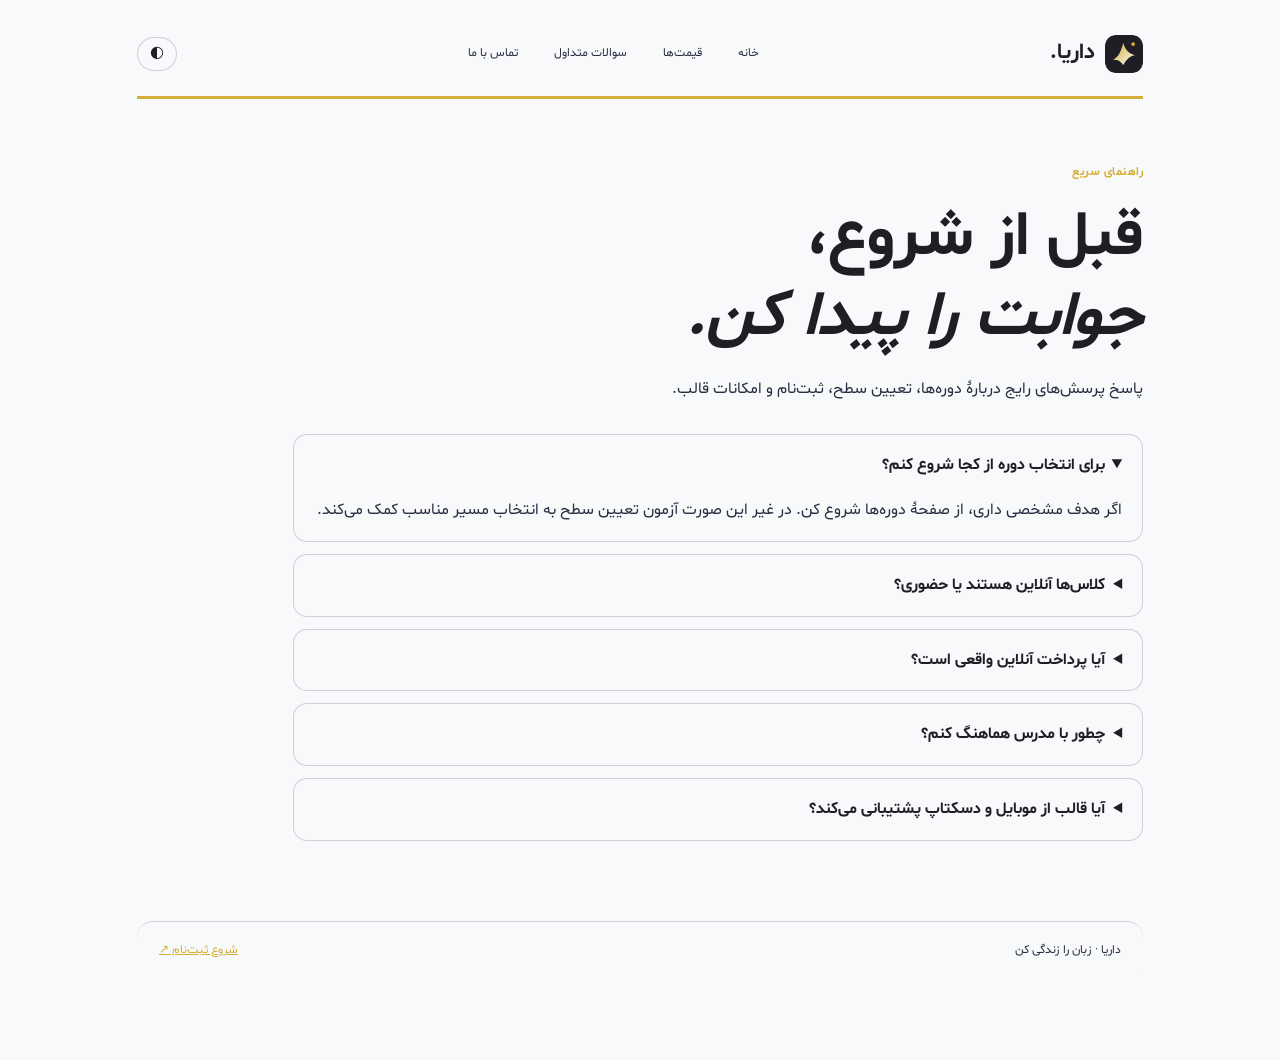
<file: pages/faq.html>
<!doctype html><html lang="fa" dir="rtl"><head><meta charset="UTF-8"><meta name="viewport" content="width=device-width, initial-scale=1"><meta name="description" content="پاسخ پرسش‌های رایج دربارهٔ دوره‌ها، تعیین سطح، ثبت‌نام و امکانات قالب."><meta name="theme-color" content="#1e1e24"><meta property="og:title" content="سوالات متداول | داریا"><meta property="og:description" content="پاسخ پرسش‌های رایج دربارهٔ دوره‌ها، تعیین سطح، ثبت‌نام و امکانات قالب."><title>سوالات متداول | داریا</title><link rel="icon" href="../assets/icons/brand.svg"><link rel="stylesheet" href="../assets/css/site.css"><link rel="stylesheet" href="../assets/css/utility-pages.css"><script defer src="../assets/js/utility-pages.js"></script>  <link rel="stylesheet" href="../assets/css/page-transition.css">
</head><body><a class="sr-only" href="#main-content">پرش به محتوای اصلی</a><div class="utility-shell"><header class="utility-header"><a class="utility-brand" href="../index.html"><img src="../assets/icons/brand.svg" alt="لوگوی داریا"><span>داریا.</span></a><nav class="utility-nav" aria-label="ناوبری صفحه"><a href="../index.html">خانه</a><a href="../pages/pricing.html">قیمت‌ها</a><a href="../pages/faq.html">سوالات متداول</a><a href="../pages/contact.html">تماس با ما</a></nav><button class="utility-theme" type="button" data-theme-toggle aria-label="تغییر حالت رنگی">◐</button></header><main id="main-content" class="utility-main"><span class="utility-eyebrow">راهنمای سریع</span><h1 class="utility-title">قبل از شروع،<br><em>جوابت را پیدا کن.</em></h1><p class="utility-lead">پاسخ پرسش‌های رایج دربارهٔ دوره‌ها، تعیین سطح، ثبت‌نام و امکانات قالب.</p><div class="faq-list"><details open><summary>برای انتخاب دوره از کجا شروع کنم؟</summary><p>اگر هدف مشخصی داری، از صفحهٔ دوره‌ها شروع کن. در غیر این صورت آزمون تعیین سطح به انتخاب مسیر مناسب کمک می‌کند.</p></details><details><summary>کلاس‌ها آنلاین هستند یا حضوری؟</summary><p>مکالمه فشرده آیلتس آنلاین است، انگلیسی بازرگانی حضوری ارائه می‌شود و آموزش خصوصی با توجه به برنامه هماهنگ می‌شود.</p></details><details><summary>آیا پرداخت آنلاین واقعی است؟</summary><p>در این قالب فرانت‌اند، پرداخت و فرم‌ها نمایشی هستند و اطلاعات در مرورگر ذخیره می‌شوند. برای فروش واقعی باید بک‌اند و درگاه امن اضافه شود.</p></details><details><summary>چطور با مدرس هماهنگ کنم؟</summary><p>از فرم ثبت‌نام یا تماس با ما درخواستت را ثبت کن تا آموزشگاه زمان مناسب را هماهنگ کند.</p></details><details><summary>آیا قالب از موبایل و دسکتاپ پشتیبانی می‌کند؟</summary><p>بله، صفحه‌ها واکنش‌گرا هستند و برای زبان فارسی، راست‌چین و حالت تیره آماده شده‌اند.</p></details></div></main><footer class="utility-footer"><span>داریا · زبان را زندگی کن</span><a href="../pages/signup.html">شروع ثبت‌نام ↗</a></footer></div>  <script defer src="../assets/js/page-transition.js"></script>
</body></html>
</file>
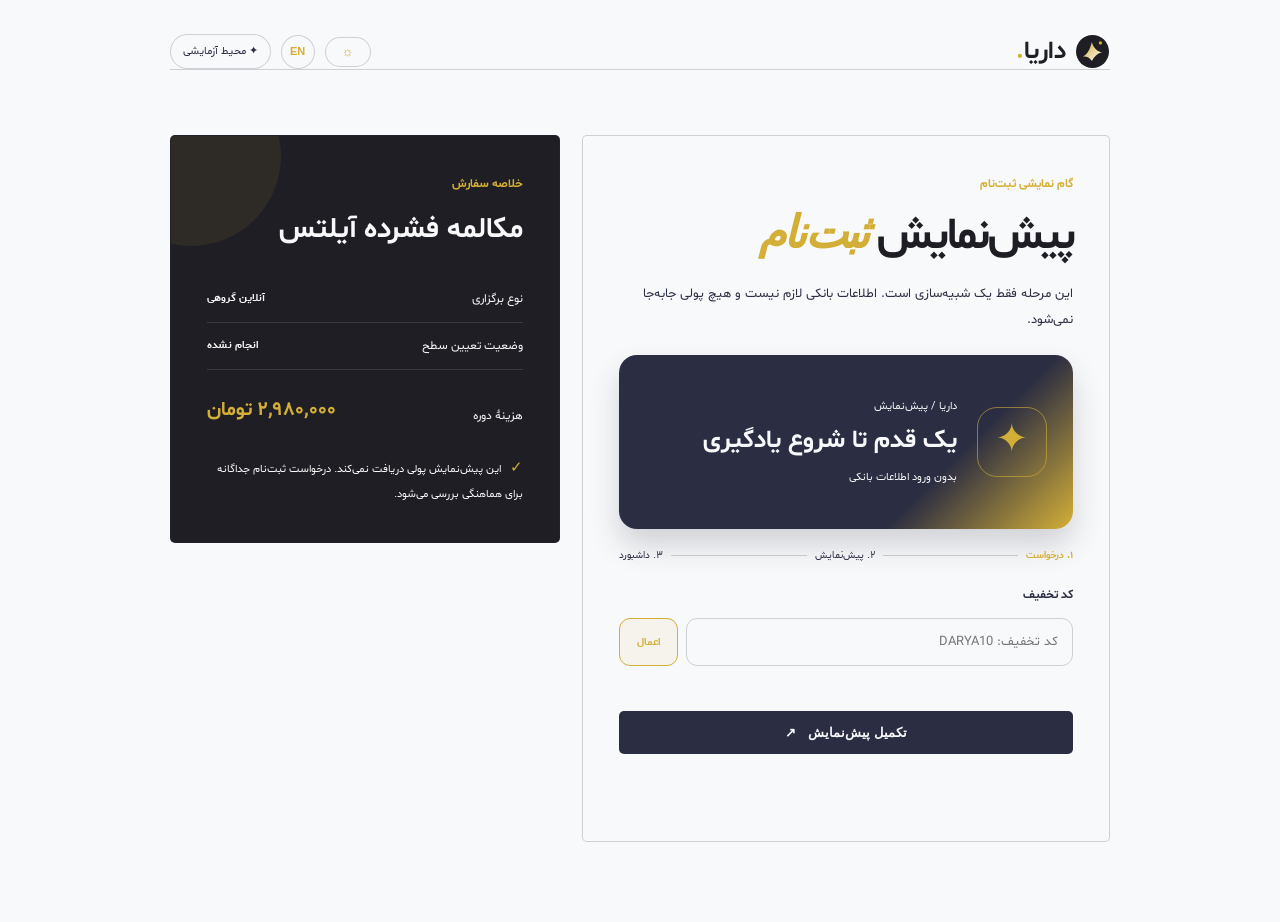
<file: pages/payment.html>
﻿<!doctype html>
<html lang="fa" dir="rtl">
<head>
  <link rel="icon" type="image/svg+xml" href="../assets/icons/brand.svg">
  <meta charset="UTF-8"><meta name="viewport" content="width=device-width,initial-scale=1">
  <title>پیش‌نمایش ثبت‌نام | داریا</title>
    <link rel="stylesheet" href="../assets/css/site.css">
  <script defer src="../assets/js/site.js"></script>
  <link rel="stylesheet" href="../assets/css/page-transition.css">
</head>
<body class="payment-page" data-page="payment">
  <main class="payment-shell">
    <header class="payment-header"><a class="brand" href="../index.html"><span class="brand-mark"><img src="../assets/icons/brand.svg" alt="" width="35" height="35"></span><span>داریا<span class="brand-dot">.</span></span></a><div class="payment-actions"><span class="payment-safe">✦ محیط آزمایشی</span><button class="payment-theme-toggle" id="payment-theme-toggle" aria-label="تغییر حالت رنگی"><span class="sun">☼</span><span class="moon">◐</span></button></div></header>
    <section class="payment-grid">
      <article class="payment-card checkout-card" id="checkout-card">
        <span class="section-kicker">گام نمایشی ثبت‌نام</span><h1 data-no-translate><span class="preview-title-fa">پیش‌نمایش <em>ثبت‌نام</em></span><span class="preview-title-en" lang="en">Registration <em>preview</em></span></h1>
        <p>این مرحله فقط یک شبیه‌سازی است. اطلاعات بانکی لازم نیست و هیچ پولی جابه‌جا نمی‌شود.</p>
        <div class="demo-preview"><span class="demo-preview-mark" aria-hidden="true">✦</span><div><span class="demo-preview-kicker">داریا / پیش‌نمایش</span><strong>یک قدم تا شروع یادگیری</strong><small>بدون ورود اطلاعات بانکی</small></div></div>
        <div class="payment-steps"><span class="active">۱. درخواست</span><i></i><span>۲. پیش‌نمایش</span><i></i><span>۳. داشبورد</span></div>
        <form id="payment-form" novalidate>
          <label for="promo-code">کد تخفیف</label><div class="promo-row"><input id="promo-code" placeholder="کد تخفیف: DARYA10"><button type="button" id="apply-promo">اعمال</button></div><p class="promo-message" id="promo-message"></p>
          <button class="button payment-submit" type="submit">تکمیل پیش‌نمایش <span>↗</span></button>
        </form><p class="payment-message" id="payment-message" aria-live="polite"></p>
      </article>
      <aside class="payment-card order-card"><span class="section-kicker">خلاصه سفارش</span><h2 id="order-course">مکالمه فشرده آیلتس</h2><div class="order-line"><span>نوع برگزاری</span><strong id="order-mode">آنلاین گروهی</strong></div><div class="order-line"><span>وضعیت تعیین سطح</span><strong id="placement-status">انجام نشده</strong></div><div class="order-total"><span>هزینهٔ دوره</span><strong id="order-price">۲,۹۸۰,۰۰۰ تومان</strong></div><div class="order-trust"><span>✓</span> این پیش‌نمایش پولی دریافت نمی‌کند. درخواست ثبت‌نام جداگانه برای هماهنگی بررسی می‌شود.</div></aside>
    </section>
  </main>
    <script defer src="../assets/js/page-transition.js"></script>
</body>
</html>
</file>
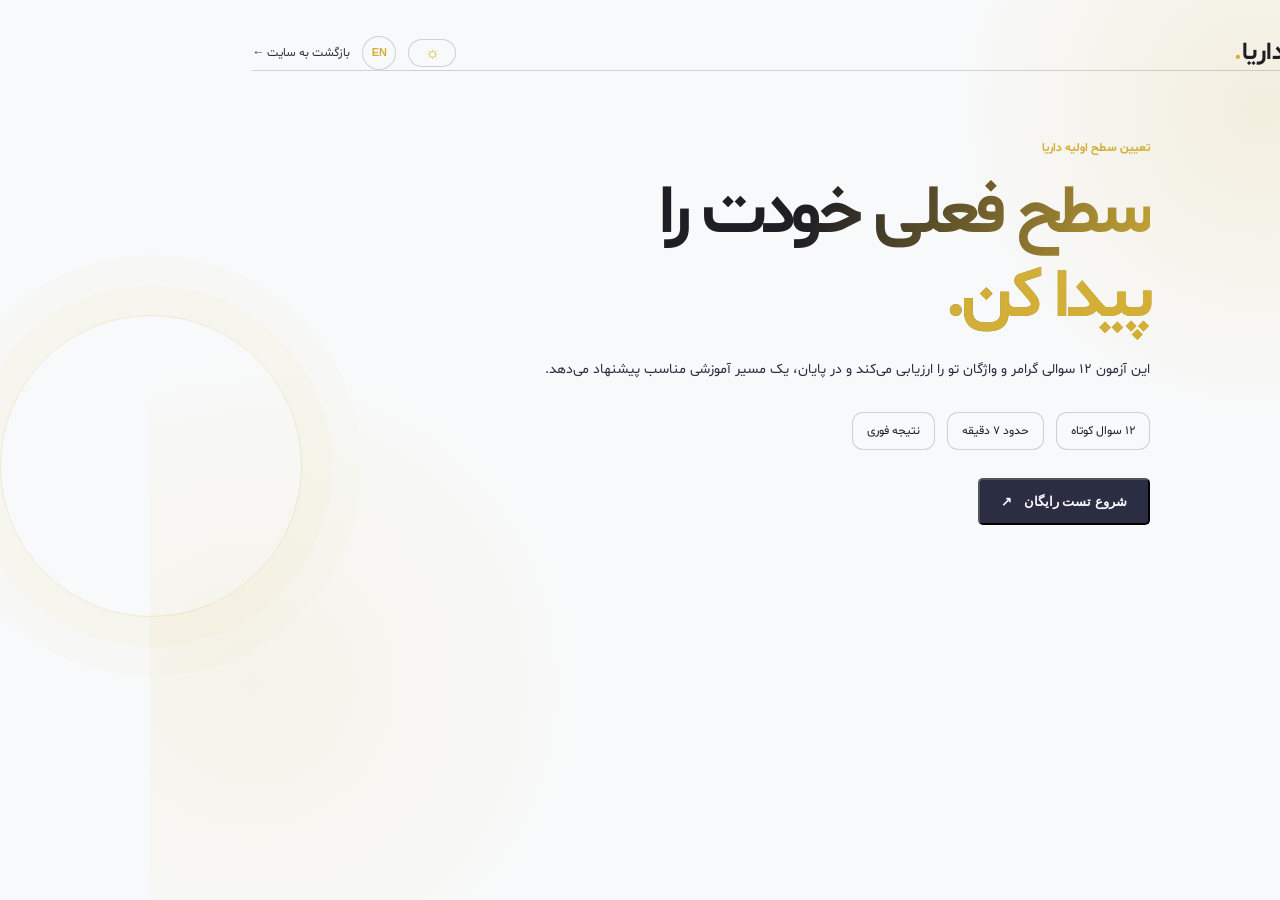
<file: pages/placement-test.html>
<!doctype html>
<html lang="fa" dir="rtl">
<head>
  <link rel="icon" type="image/svg+xml" href="../assets/icons/brand.svg">
  <meta charset="UTF-8"><meta name="viewport" content="width=device-width,initial-scale=1">
  <title>تست تعیین سطح | داریا</title>
    <link rel="stylesheet" href="../assets/css/site.css">
  <script defer src="../assets/js/site.js"></script>
  <link rel="stylesheet" href="../assets/css/page-transition.css">
</head>
<body data-page="placement">
  <main class="test-page">
    <header class="test-head"><a class="brand" href="../index.html"><span class="brand-mark"><img src="../assets/icons/brand.svg" alt="" width="35" height="35"></span><span>داریا<span class="brand-dot">.</span></span></a><a class="test-back" href="../index.html">بازگشت به سایت ←</a></header>
    <section class="intro" id="intro"><span class="tag">تعیین سطح اولیه داریا</span><h1>سطح فعلی خودت را<br><em>پیدا کن.</em></h1><p>این آزمون ۱۲ سوالی گرامر و واژگان تو را ارزیابی می‌کند و در پایان، یک مسیر آموزشی مناسب پیشنهاد می‌دهد.</p><div class="features"><span>۱۲ سوال کوتاه</span><span>حدود ۷ دقیقه</span><span>نتیجه فوری</span></div><button class="button" id="start">شروع تست رایگان <span>↗</span></button></section>
    <section class="quiz" id="quiz"><div class="progress-info"><span id="counter"></span><span>گرامر و واژگان</span></div><div class="progress"><b id="bar"></b></div><article class="question"><span class="level" id="level-name"></span><h2 id="text"></h2><div class="answers" id="answers"></div></article><div class="actions"><small>بهترین پاسخ را انتخاب کن.</small><button class="button" id="next" disabled>سوال بعدی <span>←</span></button></div></section>
    <section class="result" id="result"><div class="badge" id="badge"></div><span class="tag">نتیجه اولیه تو</span><h1 id="result-title"></h1><p id="result-copy"></p><a class="button" id="course-link">مشاهده دوره پیشنهادی <span>↗</span></a><a class="secondary" href="../index.html#signup">رزرو جلسه تأیید سطح</a><p class="note">نتیجه تست اولیه است؛ سطح مکالمه در جلسه کوتاه با مدرس تأیید می‌شود.</p></section>
  </main>
    <script defer src="../assets/js/page-transition.js"></script>
</body>
</html>
</file>
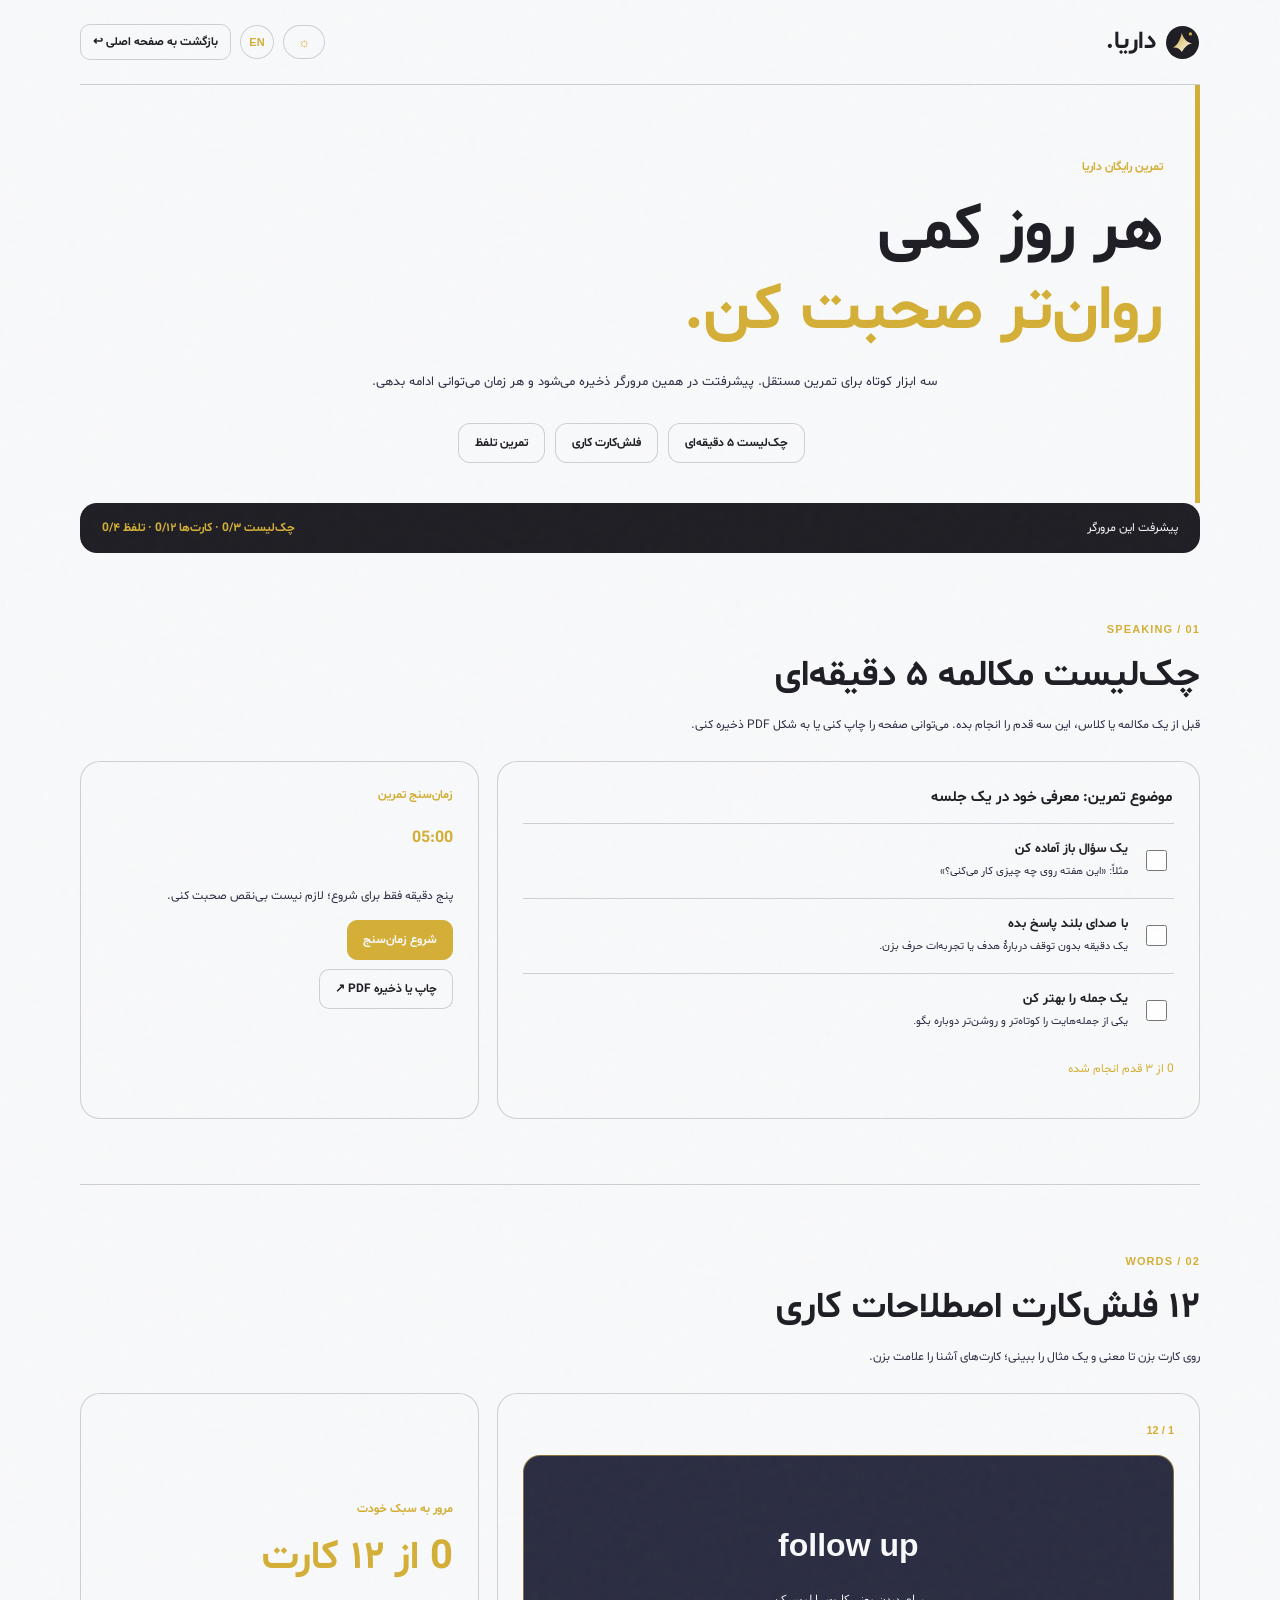
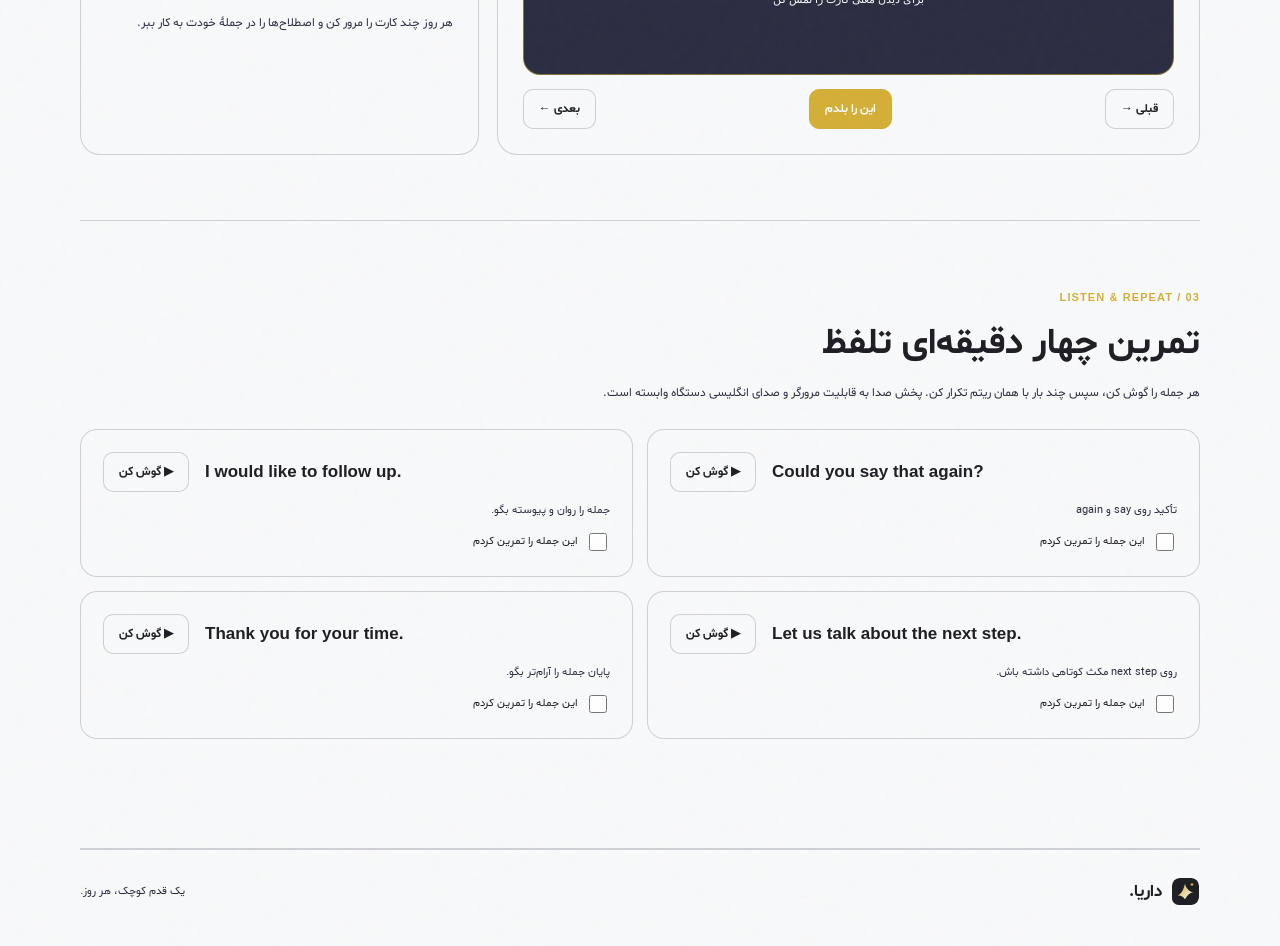
<file: pages/practice-tools.html>
﻿<!doctype html>
<html lang="fa" dir="rtl">
<head>
  <meta charset="utf-8">
  <meta name="viewport" content="width=device-width,initial-scale=1">
  <meta name="description" content="تمرین‌های کوتاه و رایگان داریا برای مکالمه، واژگان کاری و تلفظ انگلیسی">
  <title>ابزارهای تمرین رایگان | داریا</title>
  <link rel="icon" type="image/svg+xml" href="../assets/icons/brand.svg">
    <link rel="stylesheet" href="../assets/css/site.css">
  <script defer src="../assets/js/site.js"></script>
  <link rel="stylesheet" href="../assets/css/page-transition.css">
</head>
<body class="practice-page" data-page="practice">
  <div class="noise"></div>
  <div class="practice-shell">
    <header class="practice-header t-head">
      <a class="brand" href="../index.html"><span class="brand-mark"><img src="../assets/icons/brand.svg" alt="" width="35" height="35"></span><span data-fa="داریا." data-en="Darya.">داریا.</span></a>
      <div class="t-actions"><button id="theme" class="practice-theme" type="button" aria-label="تغییر حالت رنگی"><span class="sun">☼</span><span class="moon">◐</span></button><a class="practice-back" href="../index.html" data-fa="بازگشت به صفحه اصلی ↩" data-en="Back to home ↩">بازگشت به صفحه اصلی ↩</a></div>
    </header>
    <main>
      <section class="practice-hero" aria-labelledby="practice-title">
        <span class="section-kicker" data-fa="تمرین رایگان داریا" data-en="Free Darya practice">تمرین رایگان داریا</span>
        <h1 id="practice-title"><span data-fa="هر روز کمی" data-en="A little practice">هر روز کمی</span><br><em data-fa="روان‌تر صحبت کن." data-en="every day.">روان‌تر صحبت کن.</em></h1>
        <p data-fa="سه ابزار کوتاه برای تمرین مستقل. پیشرفتت در همین مرورگر ذخیره می‌شود و هر زمان می‌توانی ادامه بدهی." data-en="Three short tools for independent practice. Your progress stays in this browser so you can continue later.">سه ابزار کوتاه برای تمرین مستقل. پیشرفتت در همین مرورگر ذخیره می‌شود و هر زمان می‌توانی ادامه بدهی.</p>
        <nav class="practice-nav" aria-label="بخش‌های تمرین"><a href="#checklist" data-fa="چک‌لیست ۵ دقیقه‌ای" data-en="5-minute checklist">چک‌لیست ۵ دقیقه‌ای</a><a href="#flashcards" data-fa="فلش‌کارت کاری" data-en="Work flashcards">فلش‌کارت کاری</a><a href="#pronunciation" data-fa="تمرین تلفظ" data-en="Pronunciation">تمرین تلفظ</a></nav>
      </section>
      <div class="practice-summary" aria-live="polite"><span data-fa="پیشرفت این مرورگر" data-en="Progress in this browser">پیشرفت این مرورگر</span><strong id="overall-progress"></strong></div>

      <section class="practice-section" id="checklist" aria-labelledby="checklist-title">
        <div class="practice-heading"><span class="practice-index">01 / SPEAKING</span><h2 id="checklist-title" data-fa="چک‌لیست مکالمه ۵ دقیقه‌ای" data-en="5-minute speaking checklist">چک‌لیست مکالمه ۵ دقیقه‌ای</h2><p data-fa="قبل از یک مکالمه یا کلاس، این سه قدم را انجام بده. می‌توانی صفحه را چاپ کنی یا به شکل PDF ذخیره کنی." data-en="Do these three steps before a conversation or class. You can print this page or save it as a PDF.">قبل از یک مکالمه یا کلاس، این سه قدم را انجام بده. می‌توانی صفحه را چاپ کنی یا به شکل PDF ذخیره کنی.</p></div>
        <div class="checklist-layout"><div class="checklist-card"><fieldset><legend data-fa="موضوع تمرین: معرفی خود در یک جلسه" data-en="Practice topic: introducing yourself in a meeting">موضوع تمرین: معرفی خود در یک جلسه</legend>
          <label class="check-item"><input type="checkbox" data-check="0"><span><strong data-fa="یک سؤال باز آماده کن" data-en="Prepare an open question">یک سؤال باز آماده کن</strong><small data-fa="مثلاً: «این هفته روی چه چیزی کار می‌کنی؟»" data-en="For example: What are you working on this week?">مثلاً: «این هفته روی چه چیزی کار می‌کنی؟»</small></span></label>
          <label class="check-item"><input type="checkbox" data-check="1"><span><strong data-fa="با صدای بلند پاسخ بده" data-en="Answer out loud">با صدای بلند پاسخ بده</strong><small data-fa="یک دقیقه بدون توقف دربارهٔ هدف یا تجربه‌ات حرف بزن." data-en="Speak for one minute about your goal or experience.">یک دقیقه بدون توقف دربارهٔ هدف یا تجربه‌ات حرف بزن.</small></span></label>
          <label class="check-item"><input type="checkbox" data-check="2"><span><strong data-fa="یک جمله را بهتر کن" data-en="Improve one sentence">یک جمله را بهتر کن</strong><small data-fa="یکی از جمله‌هایت را کوتاه‌تر و روشن‌تر دوباره بگو." data-en="Say one sentence again, this time more clearly and simply.">یکی از جمله‌هایت را کوتاه‌تر و روشن‌تر دوباره بگو.</small></span></label>
        </fieldset><p id="check-progress" class="practice-status" aria-live="polite"></p></div>
        <aside class="timer-card"><span class="section-kicker" data-fa="زمان‌سنج تمرین" data-en="Practice timer">زمان‌سنج تمرین</span><strong id="timer" dir="ltr">05:00</strong><p data-fa="پنج دقیقه فقط برای شروع؛ لازم نیست بی‌نقص صحبت کنی." data-en="Five minutes to get started. You do not need to speak perfectly.">پنج دقیقه فقط برای شروع؛ لازم نیست بی‌نقص صحبت کنی.</p><button id="timer-toggle" type="button" class="practice-button"></button><button id="print-checklist" type="button" class="practice-ghost" data-fa="چاپ یا ذخیره PDF ↗" data-en="Print or save as PDF ↗">چاپ یا ذخیره PDF ↗</button><p id="timer-status" class="practice-status" role="status"></p></aside></div>
      </section>

      <section class="practice-section" id="flashcards" aria-labelledby="flashcards-title">
        <div class="practice-heading"><span class="practice-index">02 / WORDS</span><h2 id="flashcards-title" data-fa="۱۲ فلش‌کارت اصطلاحات کاری" data-en="12 workplace expression flashcards">۱۲ فلش‌کارت اصطلاحات کاری</h2><p data-fa="روی کارت بزن تا معنی و یک مثال را ببینی؛ کارت‌های آشنا را علامت بزن." data-en="Flip a card to see its meaning and an example, then mark the phrases you know.">روی کارت بزن تا معنی و یک مثال را ببینی؛ کارت‌های آشنا را علامت بزن.</p></div>
        <div class="flash-layout"><div class="flash-panel"><span id="flash-number" class="flash-number"></span><button id="flash-card" type="button" class="flash-card" aria-live="polite" aria-label="نمایش معنی کارت"><span id="flash-content"></span><small id="flash-hint"></small></button><div class="flash-controls"><button id="flash-prev" type="button" class="practice-ghost" data-fa="قبلی →" data-en="← Previous">قبلی →</button><button id="flash-known" type="button" class="practice-button"></button><button id="flash-next" type="button" class="practice-ghost" data-fa="بعدی ←" data-en="Next →">بعدی ←</button></div></div><aside class="flash-aside"><span class="section-kicker" data-fa="مرور به سبک خودت" data-en="Review at your own pace">مرور به سبک خودت</span><strong id="known-count"></strong><p data-fa="هر روز چند کارت را مرور کن و اصطلاح‌ها را در جملهٔ خودت به کار ببر." data-en="Review a few cards each day and use the phrases in your own sentences.">هر روز چند کارت را مرور کن و اصطلاح‌ها را در جملهٔ خودت به کار ببر.</p></aside></div>
      </section>

      <section class="practice-section" id="pronunciation" aria-labelledby="pronunciation-title">
        <div class="practice-heading"><span class="practice-index">03 / LISTEN & REPEAT</span><h2 id="pronunciation-title" data-fa="تمرین چهار دقیقه‌ای تلفظ" data-en="Four-minute pronunciation practice">تمرین چهار دقیقه‌ای تلفظ</h2><p data-fa="هر جمله را گوش کن، سپس چند بار با همان ریتم تکرار کن. پخش صدا به قابلیت مرورگر و صدای انگلیسی دستگاه وابسته است." data-en="Listen to each sentence, then repeat it with the same rhythm. Audio playback depends on your browser and installed English voice.">هر جمله را گوش کن، سپس چند بار با همان ریتم تکرار کن. پخش صدا به قابلیت مرورگر و صدای انگلیسی دستگاه وابسته است.</p></div>
        <div id="pronunciation-list" class="pronunciation-list"></div><p id="speech-status" class="practice-status" role="status"></p>
      </section>
    </main>
    <footer class="practice-footer"><a href="../index.html" class="brand"><span class="brand-mark"><img src="../assets/icons/brand.svg" alt="" width="35" height="35"></span><span data-fa="داریا." data-en="Darya.">داریا.</span></a><span data-fa="یک قدم کوچک، هر روز." data-en="One small step every day.">یک قدم کوچک، هر روز.</span></footer>
  </div>
    <script defer src="../assets/js/page-transition.js"></script>
</body>
</html>
</file>
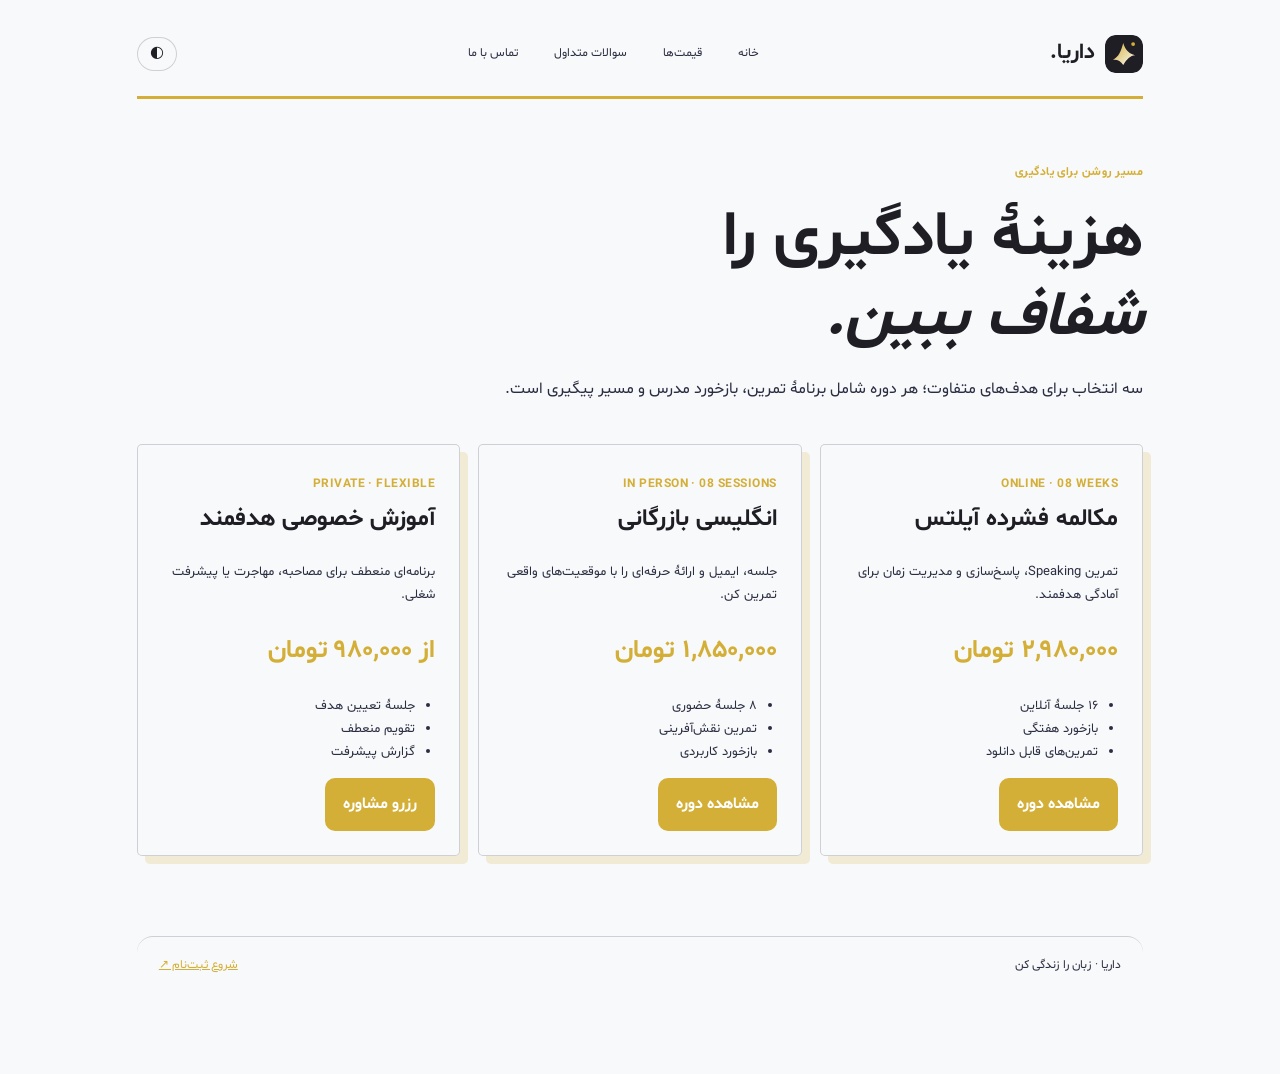
<file: pages/pricing.html>
<!doctype html><html lang="fa" dir="rtl"><head><meta charset="UTF-8"><meta name="viewport" content="width=device-width, initial-scale=1"><meta name="description" content="سه انتخاب برای هدف‌های متفاوت؛ هر دوره شامل برنامهٔ تمرین، بازخورد مدرس و مسیر پیگیری است."><meta name="theme-color" content="#1e1e24"><meta property="og:title" content="قیمت‌گذاری دوره‌ها | داریا"><meta property="og:description" content="سه انتخاب برای هدف‌های متفاوت؛ هر دوره شامل برنامهٔ تمرین، بازخورد مدرس و مسیر پیگیری است."><title>قیمت‌گذاری دوره‌ها | داریا</title><link rel="icon" href="../assets/icons/brand.svg"><link rel="stylesheet" href="../assets/css/site.css"><link rel="stylesheet" href="../assets/css/utility-pages.css"><script defer src="../assets/js/utility-pages.js"></script>  <link rel="stylesheet" href="../assets/css/page-transition.css">
</head><body><a class="sr-only" href="#main-content">پرش به محتوای اصلی</a><div class="utility-shell"><header class="utility-header"><a class="utility-brand" href="../index.html"><img src="../assets/icons/brand.svg" alt="لوگوی داریا"><span>داریا.</span></a><nav class="utility-nav" aria-label="ناوبری صفحه"><a href="../index.html">خانه</a><a href="../pages/pricing.html">قیمت‌ها</a><a href="../pages/faq.html">سوالات متداول</a><a href="../pages/contact.html">تماس با ما</a></nav><button class="utility-theme" type="button" data-theme-toggle aria-label="تغییر حالت رنگی">◐</button></header><main id="main-content" class="utility-main"><span class="utility-eyebrow">مسیر روشن برای یادگیری</span><h1 class="utility-title">هزینهٔ یادگیری را<br><em>شفاف ببین.</em></h1><p class="utility-lead">سه انتخاب برای هدف‌های متفاوت؛ هر دوره شامل برنامهٔ تمرین، بازخورد مدرس و مسیر پیگیری است.</p><div class="utility-grid"><article class="utility-card"><span class="utility-eyebrow">ONLINE · 08 WEEKS</span><h2>مکالمه فشرده آیلتس</h2><p>تمرین Speaking، پاسخ‌سازی و مدیریت زمان برای آمادگی هدفمند.</p><div class="price">۲,۹۸۰,۰۰۰ تومان</div><ul class="utility-list"><li>۱۶ جلسهٔ آنلاین</li><li>بازخورد هفتگی</li><li>تمرین‌های قابل دانلود</li></ul><a class="utility-button" href="course-details.html?course=conversation">مشاهده دوره</a></article><article class="utility-card"><span class="utility-eyebrow">IN PERSON · 08 SESSIONS</span><h2>انگلیسی بازرگانی</h2><p>جلسه، ایمیل و ارائهٔ حرفه‌ای را با موقعیت‌های واقعی تمرین کن.</p><div class="price">۱,۸۵۰,۰۰۰ تومان</div><ul class="utility-list"><li>۸ جلسهٔ حضوری</li><li>تمرین نقش‌آفرینی</li><li>بازخورد کاربردی</li></ul><a class="utility-button" href="course-details.html?course=club">مشاهده دوره</a></article><article class="utility-card"><span class="utility-eyebrow">PRIVATE · FLEXIBLE</span><h2>آموزش خصوصی هدفمند</h2><p>برنامه‌ای منعطف برای مصاحبه، مهاجرت یا پیشرفت شغلی.</p><div class="price">از ۹۸۰,۰۰۰ تومان</div><ul class="utility-list"><li>جلسهٔ تعیین هدف</li><li>تقویم منعطف</li><li>گزارش پیشرفت</li></ul><a class="utility-button" href="course-details.html?course=private">رزرو مشاوره</a></article></div></main><footer class="utility-footer"><span>داریا · زبان را زندگی کن</span><a href="../pages/signup.html">شروع ثبت‌نام ↗</a></footer></div>  <script defer src="../assets/js/page-transition.js"></script>
</body></html>
</file>
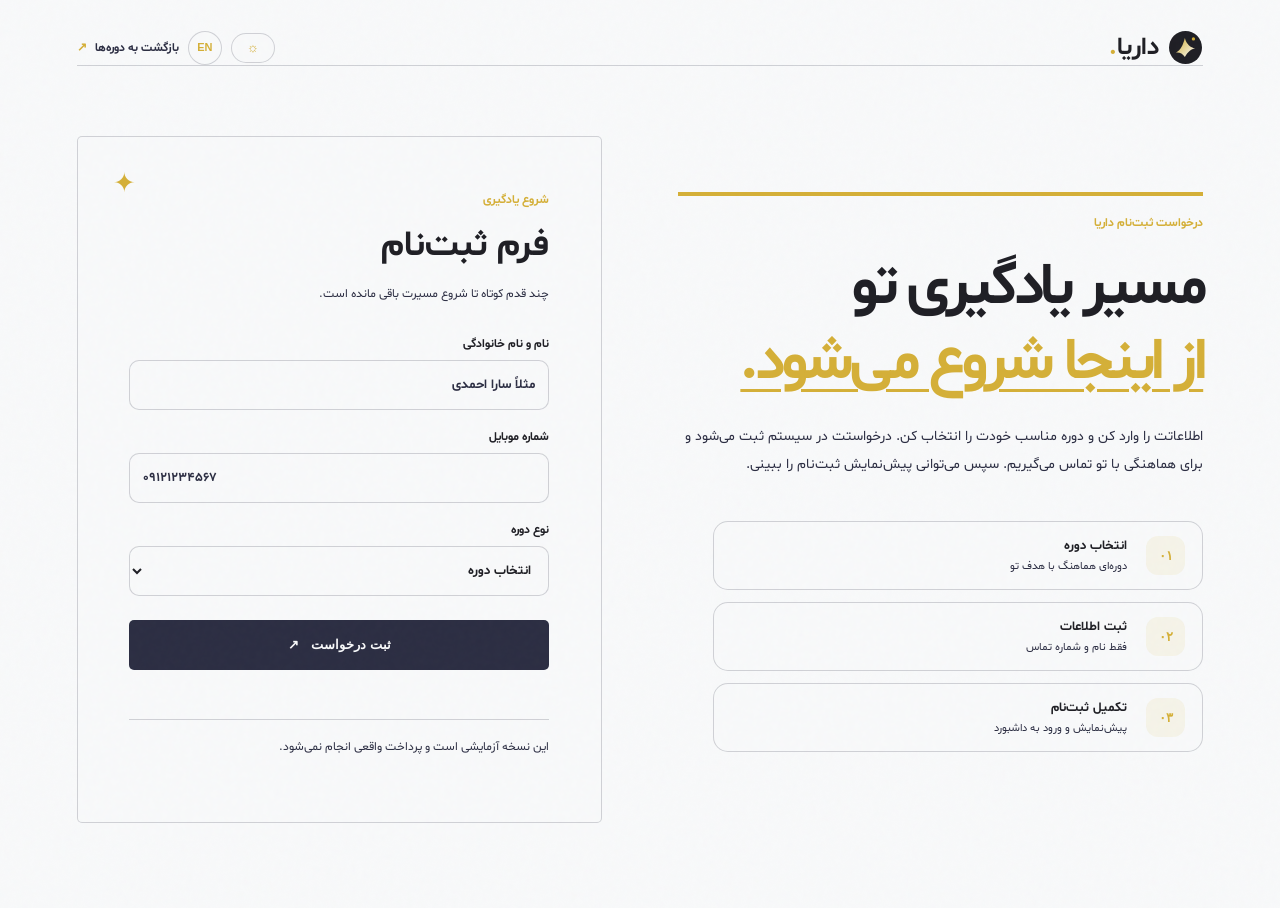
<file: pages/signup.html>
﻿<!doctype html>
<html lang="fa" dir="rtl">
<head>
  <link rel="icon" type="image/svg+xml" href="../assets/icons/brand.svg">
  <meta charset="UTF-8">
  <meta name="viewport" content="width=device-width, initial-scale=1.0">
  <meta name="description" content="فرم ثبت‌نام دوره‌های آموزشی داریا">
  <title>ثبت‌نام در دوره | داریا</title>
    <link rel="stylesheet" href="../assets/css/site.css">
  <script defer src="../assets/js/site.js"></script>
  <link rel="stylesheet" href="../assets/css/page-transition.css">
</head>
<body class="registration-page" data-page="signup">
  <div class="noise"></div>
  <main class="registration-shell">
    <header class="registration-header t-head">
      <a class="brand" href="../index.html"><span class="brand-mark"><img src="../assets/icons/brand.svg" alt="" width="35" height="35"></span><span>داریا<span class="brand-dot">.</span></span></a>
      <div class="registration-actions t-actions">
        <button class="registration-theme" type="button" aria-label="تغییر حالت رنگی"><span class="sun">☼</span><span class="moon">◐</span></button>
        <a class="registration-back" href="../index.html#courses">بازگشت به دوره‌ها <span>↗</span></a>
      </div>
    </header>

    <div class="registration-layout">
      <section class="registration-intro" aria-labelledby="registration-title">
        <span class="section-kicker">درخواست ثبت‌نام داریا</span>
        <h1 id="registration-title">مسیر یادگیری تو<br><em>از اینجا شروع می‌شود.</em></h1>
        <p>اطلاعاتت را وارد کن و دوره مناسب خودت را انتخاب کن. درخواستت در سیستم ثبت می‌شود و برای هماهنگی با تو تماس می‌گیریم. سپس می‌توانی پیش‌نمایش ثبت‌نام را ببینی.</p>
        <div class="registration-steps" aria-label="مراحل ثبت‌نام">
          <div><span>۰۱</span><strong>انتخاب دوره</strong><small>دوره‌ای هماهنگ با هدف تو</small></div>
          <div><span>۰۲</span><strong>ثبت اطلاعات</strong><small>فقط نام و شماره تماس</small></div>
          <div><span>۰۳</span><strong>تکمیل ثبت‌نام</strong><small>پیش‌نمایش و ورود به داشبورد</small></div>
        </div>
      </section>

      <section class="registration-card" aria-labelledby="form-title">
        <span class="registration-card-icon">✦</span>
        <span class="section-kicker">شروع یادگیری</span>
        <h2 id="form-title">فرم ثبت‌نام</h2>
        <p>چند قدم کوتاه تا شروع مسیرت باقی مانده است.</p>
        <form id="signup-form" class="signup-form" data-payment-path="payment.html" novalidate>
          <label for="full-name">نام و نام خانوادگی
            <input id="full-name" name="full-name" type="text" autocomplete="name" placeholder="مثلاً سارا احمدی" required>
          </label>
          <label for="phone">شماره موبایل
            <input id="phone" name="phone" type="tel" autocomplete="tel" inputmode="tel" placeholder="۰۹۱۲۱۲۳۴۵۶۷" required>
          </label>
          <label for="course">نوع دوره
            <select id="course" name="course" required>
              <option value="">انتخاب دوره</option>
              <option value="conversation">دوره آنلاین گروهی</option>
              <option value="club">دوره حضوری</option>
              <option value="private">کلاس خصوصی</option>
            </select>
          </label>
          <button class="button registration-submit" type="submit">ثبت درخواست <span>↗</span></button>
        </form>
        <p id="form-message" class="form-message" aria-live="polite"></p>
        <p class="registration-note">این نسخه آزمایشی است و پرداخت واقعی انجام نمی‌شود.</p>
      </section>
    </div>
  </main>
    <script defer src="../assets/js/page-transition.js"></script>
</body>
</html>
</file>
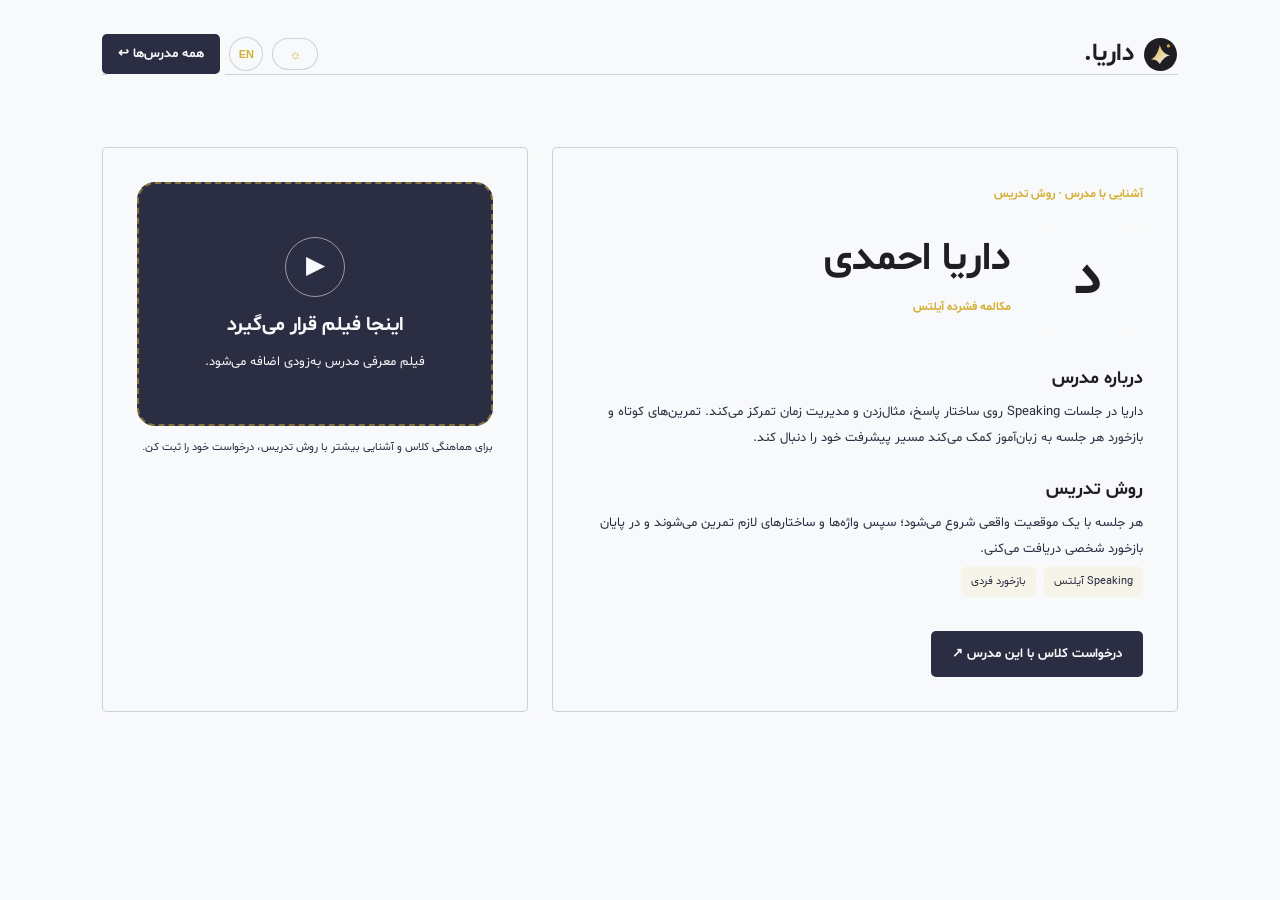
<file: pages/teacher-profile.html>
﻿<!doctype html>
<html lang="fa" dir="rtl">
<head>
  <meta charset="utf-8"><meta name="viewport" content="width=device-width, initial-scale=1">
  <title>آشنایی با مدرس | داریا</title><link rel="icon" href="../assets/icons/brand.svg" type="image/svg+xml">
    <link rel="stylesheet" href="../assets/css/site.css">
  <script defer src="../assets/js/site.js"></script>
  <link rel="stylesheet" href="../assets/css/page-transition.css">
</head>
<body data-page="teacherProfile">
<main class="teacher-page">
  <header class="teacher-header t-head"><a class="brand" href="../index.html"><span class="brand-mark"><img src="../assets/icons/brand.svg" alt="" width="35" height="35"></span><span>داریا.</span></a><div class="t-actions"><button id="theme" class="teacher-theme" type="button" aria-label="تغییر حالت رنگی"><span class="sun">☼</span><span class="moon">◐</span></button><a class="button button-small" href="teachers.html">همه مدرس‌ها ↩</a></div></header>
  <section class="profile-layout"><div class="profile-main"><span class="section-kicker">آشنایی با مدرس · روش تدریس</span><div class="profile-heading"><span id="profile-avatar" class="profile-avatar"></span><div><h1 id="profile-name"></h1><p id="profile-role" class="teacher-role"></p></div></div><h2>درباره مدرس</h2><p id="profile-bio" class="profile-bio"></p><h2>روش تدریس</h2><p id="profile-method" class="profile-bio"></p><div id="profile-tags" class="teacher-tags"></div><a id="profile-book" class="button profile-book" href="signup.html">درخواست کلاس با این مدرس ↗</a></div>
    <aside class="profile-aside"><div class="video-placeholder" role="img" aria-label="جای فیلم معرفی مدرس"><span aria-hidden="true">▶</span><strong>اینجا فیلم قرار می‌گیرد</strong><small>فیلم معرفی مدرس به‌زودی اضافه می‌شود.</small></div><p>برای هماهنگی کلاس و آشنایی بیشتر با روش تدریس، درخواست خود را ثبت کن.</p></aside>
  </section>
</main>
  <script defer src="../assets/js/page-transition.js"></script>
</body>
</html>
</file>
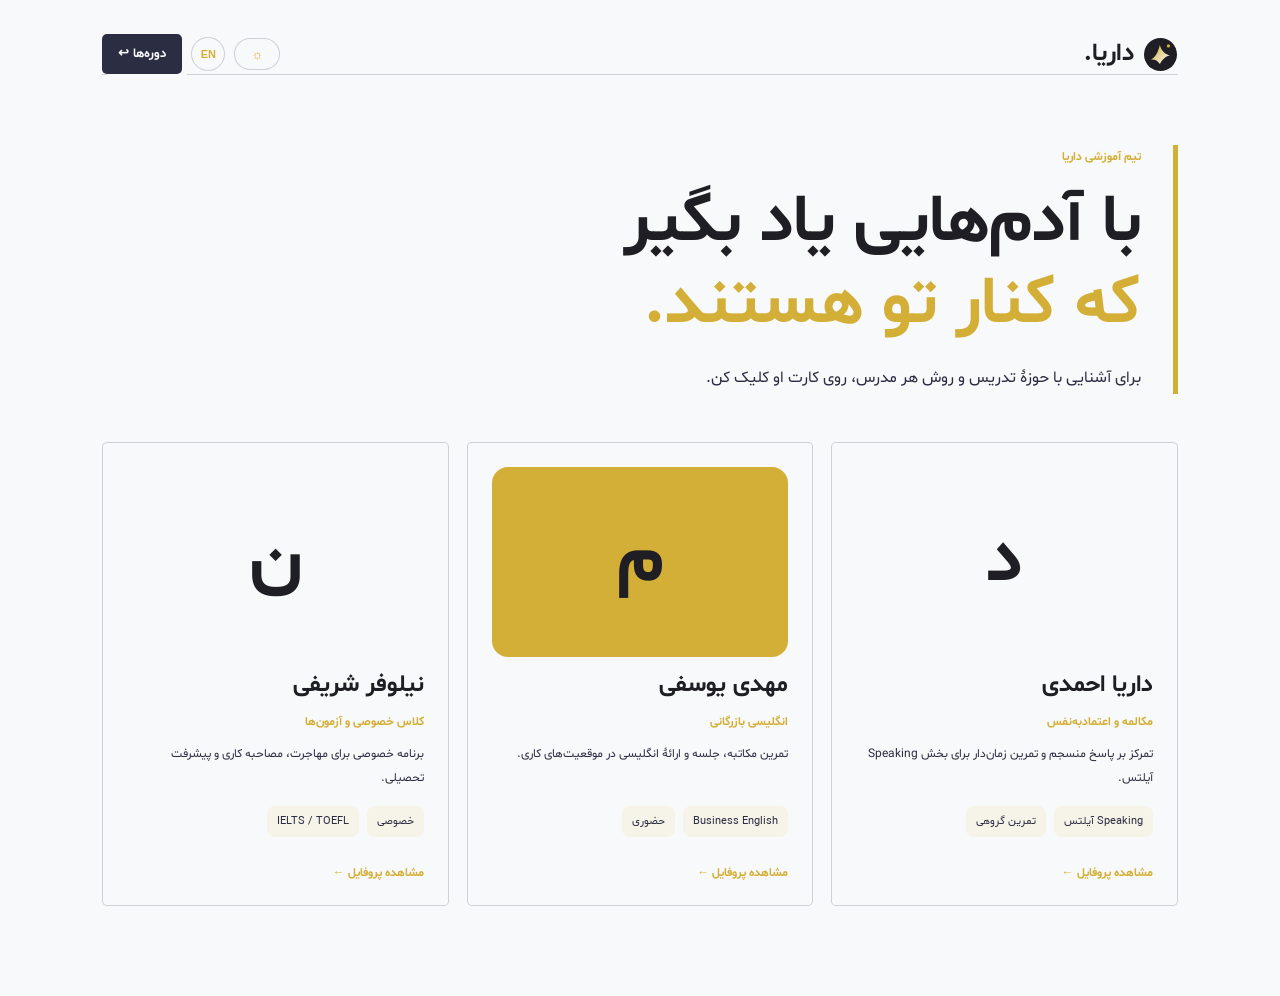
<file: pages/teachers.html>
﻿<!doctype html>
<html lang="fa" dir="rtl">
<head>
  <meta charset="utf-8"><meta name="viewport" content="width=device-width, initial-scale=1">
  <title>مدرس‌های داریا</title><link rel="icon" href="../assets/icons/brand.svg" type="image/svg+xml">
    <link rel="stylesheet" href="../assets/css/site.css">
  <script defer src="../assets/js/site.js"></script>
  <link rel="stylesheet" href="../assets/css/page-transition.css">
</head>
<body data-page="teachers">
<main class="teacher-page">
  <header class="teacher-header t-head"><a class="brand" href="../index.html"><span class="brand-mark"><img src="../assets/icons/brand.svg" alt="" width="35" height="35"></span><span>داریا.</span></a><div class="t-actions"><button id="theme" class="teacher-theme" type="button" aria-label="تغییر حالت رنگی"><span class="sun">☼</span><span class="moon">◐</span></button><a class="button button-small" href="../index.html#courses">دوره‌ها ↩</a></div></header>
  <section class="teacher-hero"><span class="section-kicker">تیم آموزشی داریا</span><h1>با آدم‌هایی یاد بگیر<br><em>که کنار تو هستند.</em></h1><p>برای آشنایی با حوزهٔ تدریس و روش هر مدرس، روی کارت او کلیک کن.</p></section>
  <section class="teacher-grid" aria-label="فهرست مدرس‌ها">
    <a class="teacher-card" href="teacher-profile.html?id=darya"><span class="teacher-avatar">د</span><span class="teacher-name">داریا احمدی</span><span class="teacher-role">مکالمه و اعتمادبه‌نفس</span><span class="teacher-description">تمرکز بر پاسخ منسجم و تمرین زمان‌دار برای بخش Speaking آیلتس.</span><span class="teacher-tags"><span>Speaking آیلتس</span><span>تمرین گروهی</span></span><span class="teacher-link">مشاهده پروفایل ←</span></a>
    <a class="teacher-card" href="teacher-profile.html?id=mehdi"><span class="teacher-avatar">م</span><span class="teacher-name">مهدی یوسفی</span><span class="teacher-role">انگلیسی بازرگانی</span><span class="teacher-description">تمرین مکاتبه، جلسه و ارائهٔ انگلیسی در موقعیت‌های کاری.</span><span class="teacher-tags"><span>Business English</span><span>حضوری</span></span><span class="teacher-link">مشاهده پروفایل ←</span></a>
    <a class="teacher-card" href="teacher-profile.html?id=niloufar"><span class="teacher-avatar">ن</span><span class="teacher-name">نیلوفر شریفی</span><span class="teacher-role">کلاس خصوصی و آزمون‌ها</span><span class="teacher-description">برنامه خصوصی برای مهاجرت، مصاحبه کاری و پیشرفت تحصیلی.</span><span class="teacher-tags"><span>خصوصی</span><span>IELTS / TOEFL</span></span><span class="teacher-link">مشاهده پروفایل ←</span></a>
  </section>
</main>
  <script defer src="../assets/js/page-transition.js"></script>
</body>
</html>
</file>
<file: assets/css/site.css>
.brand,.site-header{display:flex;align-items:center}.brand,.brand-mark,.hero h1{font-weight:800}.brand-mark,.play{place-items:center}.hero h1 em,.registration-intro h1 em,h2 em{font-family:Georgia,serif;font-style:italic}.progress-ring,.progress-ring.warm{--ring-color:var(--dash-orange)}.extras-hero-card,.extras-hero-copy,.extras-hero-orbit{align-self:center;position:relative}@font-face{font-family:Vazirmatn;src:url('../fonts/Vazirmatn-variable.woff2') format('woff2');font-weight:100 900;font-style:normal;font-display:swap}:root{--navy:#1e1e24;--navy2:#2b2d42;--gold:#d4af37;--orange:#d4af37;--paper:#f8f9fa;--ink:#1e1e24;--muted:#2b2d42;--line:#f8f9fa;--card:#f8f9fa}*{box-sizing:border-box}html{scroll-behavior:smooth}body{margin:0;background:var(--paper);color:var(--ink);font-family:Shabnam,Arial,sans-serif;overflow-x:hidden}.noise{position:fixed;inset:0;pointer-events:none;opacity:.035;background-image:url("data:image/svg+xml,%3Csvg viewBox='0 0 180 180' xmlns='http://www.w3.org/2000/svg'%3E%3Cfilter id='n'%3E%3CfeTurbulence type='fractalNoise' baseFrequency='.8' numOctaves='4' stitchTiles='stitch'/%3E%3C/filter%3E%3Crect width='100%25' height='100%25' filter='url(%23n)'/%3E%3C/svg%3E");z-index:10}.site-header{height:88px;justify-content:space-between;padding:0 7vw;position:relative;z-index:3}.brand{font-size:25px;gap:9px;text-decoration:none;color:inherit}.button,.login,.nav-links a{font-size:13px;text-decoration:none}.brand-mark{width:35px;height:35px;border-radius:12px 12px 12px 3px;background:var(--orange);color:#f8f9fa;display:grid}.accent,.brand-dot,.ticker b{color:var(--orange)}.nav-links{display:flex;gap:34px}.login,.nav-links a{color:var(--muted)}.header-actions{display:flex;align-items:center;gap:20px}.theme-toggle{width:48px;height:28px;border:1px solid var(--line);border-radius:20px;background:#f8f9fa;display:flex;justify-content:space-around;align-items:center;color:var(--orange);cursor:pointer}.button,.hero{align-items:center}#playback[hidden],.dark .sun,.dark .teacher-theme .sun,.dashboard-theme-toggle .moon,.moon,.teacher-theme .moon,body.dashboard-page.dark .dashboard-theme-toggle .sun{display:none}.button{background:var(--orange);color:#f8f9fa;border-radius:12px;padding:14px 21px;font-weight:700;display:inline-flex;gap:12px;box-shadow:0 10px 24px #d4af3730;transition:.3s}.button:hover{transform:translateY(-3px);box-shadow:0 14px 28px #d4af3745}.button-small{padding:11px 16px}.menu-toggle{display:none;background:0 0;border:0;font-size:23px}.hero{min-height:610px;padding:68px 10vw 110px;display:grid;grid-template-columns:1fr 1fr;gap:40px}.eyebrow,.section-kicker{color:var(--orange);font-size:12px;font-weight:700;letter-spacing:.08em}.pulse{display:inline-block;width:7px;height:7px;border-radius:50%;background:var(--orange);margin-left:8px;box-shadow:0 0 0 5px #d4af371f}.hero h1{font-size:clamp(48px,6vw,84px);line-height:1.15;margin:21px 0;letter-spacing:-.06em}.hero h1 em,h2 em{font-weight:700;color:var(--orange);letter-spacing:-.03em}.hero-text{color:var(--muted);line-height:2.1;font-size:15px;max-width:430px}.art-caption b,.hero-note strong,.play-link{color:var(--ink)}.hero-buttons{display:flex;align-items:center;gap:25px;margin-top:30px}.play-link{text-decoration:none;font-size:12px;font-weight:600}.play{display:inline-grid;width:29px;height:29px;border:1px solid var(--ink);border-radius:50%;font-size:9px;margin-left:7px}.hero-note{display:flex;align-items:center;gap:12px;margin-top:48px;color:var(--muted);font-size:11px}.avatars{display:flex;direction:ltr}.avatars i,.hero-art{display:grid;place-items:center}.avatars i{font-style:normal;width:27px;height:27px;border-radius:50%;background:var(--gold);color:var(--navy);margin-right:-6px;border:2px solid var(--paper);font-size:10px}.avatars i:nth-child(2){background:#f8f9fa}.avatars i:nth-child(3){background:#d4af37}.art-card,.avatars i:last-child{background:var(--navy);color:#f8f9fa}.hero-art{height:445px;position:relative}.orbit{position:absolute;border:1px solid #d4af3750;border-radius:50%;transform:rotate(-24deg)}.orbit-one{width:440px;height:220px}.orbit-two{width:350px;height:180px;border-color:#d4af3780;transform:rotate(40deg)}.art-card{position:relative;width:285px;border-radius:24px;padding:27px;box-shadow:18px 25px 60px #1e1e2430;transform:rotate(7deg);animation:5s ease-in-out infinite float}.card-top{font-size:10px;color:#f8f9fa}.card-footer strong,.featured .course-meta strong,.featured .course-number,.featured .course-type,.phrase .notice-text,.practice-summary strong,.word-fa{color:var(--gold)}.live-dot{display:inline-block;width:6px;height:6px;background:var(--orange);border-radius:50%;margin-left:6px}.word{font-size:29px;letter-spacing:.1em;font-weight:800;margin-top:49px}.course-link,.text-link{font-weight:700;text-decoration:none}.word-fa{font-size:12px;margin-top:7px}.sound-bars{height:58px;display:flex;align-items:center;gap:5px;margin-top:28px}.card-footer,.section-heading{display:flex;justify-content:space-between}.sound-bars b{display:block;width:5px;border-radius:4px;background:var(--gold);height:35%;animation:1.1s ease-in-out infinite alternate sound}.sound-bars b:nth-child(2){height:65%}.sound-bars b:nth-child(3){height:90%}.sound-bars b:nth-child(4){height:55%}.sound-bars b:nth-child(5){height:100%}.sound-bars b:nth-child(6){height:68%}.sound-bars b:nth-child(7){height:40%}.sound-bars b:nth-child(8){height:78%}.sound-bars b:nth-child(9){height:52%}.card-footer{border-top:1px solid #f8f9fa25;padding-top:13px;font-size:10px;color:#f8f9fa}.art-caption,.floating-pill{position:absolute;font-size:11px}.floating-pill{background:#f8f9fa;padding:13px 17px;border-radius:12px;box-shadow:0 12px 30px #1e1e2420;animation:4s ease-in-out infinite reverse float}.pill-top{top:57px;right:15px}.pill-top strong{color:var(--orange);font-size:16px;margin-right:8px}.pill-bottom{bottom:45px;left:4px;color:var(--muted)}.art-caption{bottom:0;right:15px;display:flex;gap:11px;color:var(--muted);line-height:1.8}.course-link,.course-meta{right:30px;position:absolute}.line{width:31px;height:1px;background:var(--orange);margin-top:10px}.ticker{background:var(--navy);color:var(--gold);overflow:hidden;white-space:nowrap;padding:18px 0}.ticker-track{display:flex;justify-content:space-around;align-items:center;gap:42px;font-size:18px;letter-spacing:.12em;animation:22s linear infinite marquee}.section{padding:125px 10vw}.section-heading{align-items:end;margin-bottom:54px}.method h2,.section-heading h2{font-size:52px;line-height:1.2;letter-spacing:-.06em;margin:14px 0 0}.section-heading p{max-width:280px;color:var(--muted);font-size:13px;line-height:2}.course-grid{display:grid;grid-template-columns:repeat(3,1fr);gap:18px}.course-card{position:relative;background:var(--card);border:1px solid var(--line);border-radius:20px;padding:30px;min-height:390px;transition:.4s;overflow:hidden}.course-card:hover{transform:translateY(-9px);border-color:var(--orange)}.course-card.featured{background:var(--navy);color:#f8f9fa;border-color:var(--navy)}.course-number{font-size:11px;color:var(--muted)}.course-icon{position:absolute;left:27px;top:27px;font-size:23px;color:var(--orange)}.course-type{display:block;color:var(--muted);font-size:11px;margin-top:58px}.course-card h3{font-size:30px;line-height:1.3;margin:13px 0;letter-spacing:-.05em}.course-card p{font-size:12px;line-height:2;color:var(--muted);max-width:230px}.featured p{color:#f8f9fa}.course-meta{bottom:68px;left:30px;display:flex;justify-content:space-between;align-items:end;font-size:10px;color:var(--muted)}.method,.stats div{align-items:center}.course-meta strong{font-size:12px;color:var(--ink)}.course-link{bottom:27px;color:var(--orange);font-size:11px}.course-link span{margin-right:10px}.method{background:#f8f9fa;display:grid;grid-template-columns:1fr 1fr;gap:12vw}.method-visual{height:380px;position:relative;background:var(--navy);border-radius:25px;overflow:hidden}.big-quote,.method-orb,.mini-note{position:absolute}.method-orb{width:260px;height:260px;border-radius:50%;background:linear-gradient(135deg,var(--gold),var(--orange));filter:blur(.2px);left:20%;top:15%;box-shadow:0 0 70px #d4af3780}.big-quote{z-index:1;color:#f8f9fa;font-family:serif;font-size:170px;line-height:1;right:25px;top:-15px;opacity:.8}.method-visual .big-quote,.method-visual .mini-note,.spark{z-index:2}.mini-note{z-index:2;bottom:30px;left:30px;color:var(--navy);background:#f8f9fa;padding:13px 19px;border-radius:10px;font-size:11px;line-height:1.5}.mini-note b{color:var(--orange);font-size:16px}.method-copy p{color:var(--muted);line-height:2;font-size:14px;max-width:410px}.stats{display:flex;gap:70px;margin:35px 0}.stats div{display:flex;gap:12px}.stats strong{font-size:38px;color:var(--orange)}.stats span,footer{color:var(--muted)}.stats span{font-size:11px;line-height:1.8}.text-link{color:var(--ink);font-size:12px}.text-link span{color:var(--orange);margin-right:12px}.promo-row,.slider-controls{display:flex;gap:8px}.slider-controls button{width:38px;height:38px;border:1px solid var(--line);border-radius:50%;background:0 0;color:var(--ink);cursor:pointer;font-size:16px}.testimonial{background:var(--gold);border-radius:24px;padding:53px 8vw 42px;position:relative}.quote-mark{font:100px/0.8 Georgia;color:#f8f9fa;opacity:.8;position:absolute;right:35px;top:50px}.testimonial p{font-size:25px;line-height:1.8;max-width:800px;margin:0 0 50px;font-weight:600;letter-spacing:-.03em}.person,.progress-course,.registration-actions,body[data-page=placement] .test-actions{display:flex;align-items:center;gap:12px}.person-avatar{width:39px;height:39px;border-radius:50%;display:grid;place-items:center;background:var(--navy);color:#f8f9fa}.cta-inner,.signup-panel{border-radius:25px;overflow:hidden}.person span,.person strong,.story-person strong{display:block;font-size:11px}.person span{color:#d4af37;margin-top:5px}.slide-count{margin-right:auto!important;color:#d4af37!important}.cta{padding-top:0}.cta-inner{background:var(--navy);color:#f8f9fa;padding:75px 8vw;position:relative}.button-light,.signup-form select option{color:var(--navy)}.cta h2{font-size:57px;line-height:1.2;margin:15px 0}.cta p{color:#f8f9fa;font-size:13px;margin-bottom:30px}.button-light{background:var(--gold);box-shadow:none}.cta-decoration{position:absolute;left:7%;bottom:-50px;font-size:170px;font-weight:800;color:#f8f9fa08;direction:rtl}.cta-decoration span{color:#d4af3740}footer{border-top:1px solid var(--line);display:flex;justify-content:space-between;align-items:center;padding:30px 10vw;font-size:11px}footer .brand{color:var(--ink);font-size:18px}footer .brand-mark{width:27px;height:27px;font-size:14px;border-radius:9px 9px 9px 2px}@keyframes float{0%,100%{translate:0 0}50%{translate:0 -13px}}@keyframes marquee{to{transform:translateX(50%)}}.reveal{opacity:0;transform:translateY(25px);transition:opacity .8s,transform .8s}.reveal.visible{opacity:1;transform:none}.reveal-delay{transition-delay:.15s}.reveal-delay-2{transition-delay:.3s}body.dark{--paper:#1e1e24;--ink:#f8f9fa;--muted:#f8f9fa;--line:#2b2d42;--card:#2b2d42}body.dark .site-header,body.dark .theme-toggle{background:0 0}body.dark .theme-toggle{border-color:#2b2d42}.dark .extras-actions .moon,.dark .moon,.dark .practice-theme .moon,.dark .teacher-theme .moon,.english .preview-title-en,body.dark .payment-theme-toggle .moon,body.dashboard-page.dark .dashboard-theme-toggle .moon,body[data-page=placement].dark .test-theme .moon{display:inline}.dark .method{background:#1e1e24}.dark footer{border-color:#2b2d42}.dark .course-card:not(.featured){box-shadow:0 10px 25px #1e1e2422}.spark{position:absolute;color:var(--gold);animation:2.2s ease-in-out infinite twinkle}.spark-one{right:8%;top:20%;font-size:23px}.spark-two{left:16%;top:20%;font-size:15px;animation-delay:.7s}.spark-three{right:18%;bottom:21%;font-size:9px;color:var(--orange);animation-delay:1.2s}.method-orb{animation:6s ease-in-out infinite orb}.mini-note{animation:4s ease-in-out infinite float}.signup-section{padding-top:20px}.signup-panel{background:var(--navy);padding:55px 8vw;color:#f8f9fa;position:relative}.signup-panel h2{font-size:48px;line-height:1.2;margin:15px 0 30px}.signup-form{display:grid;grid-template-columns:repeat(2,1fr);gap:15px;max-width:720px;position:relative;z-index:1}.signup-form label{font-size:11px;color:#f8f9fa}.signup-form input,.signup-form select{display:block;width:100%;height:46px;margin-top:8px;padding:0 13px;border:1px solid #f8f9fa30;background:#f8f9fa12;color:#f8f9fa;border-radius:10px;font:inherit;outline:0}.signup-form input:focus,.signup-form select:focus{border-color:var(--gold);box-shadow:0 0 0 4px #d4af3722}.signup-form button{border:0;cursor:pointer;justify-content:center;align-self:end;height:46px}.form-message{min-height:24px;color:var(--gold);font-size:12px}.form-message.error{color:#d4af37}@keyframes sound{from{transform:scaleY(.45)}to{transform:scaleY(1)}}@keyframes twinkle{0%,100%{opacity:.25;transform:scale(.6) rotate(0)}50%{opacity:1;transform:scale(1.15) rotate(90deg)}}@keyframes orb{0%,100%{transform:translate(0,0) scale(1)}50%{transform:translate(38px,-18px) scale(1.12)}}.placement-fab{position:fixed;left:28px;bottom:28px;z-index:30;display:flex;align-items:center;gap:9px;padding:14px 18px;background:var(--orange);color:#f8f9fa;border-radius:14px;text-decoration:none;font-size:12px;font-weight:800;box-shadow:0 14px 32px #1e1e2444;transition:transform .25s,box-shadow .25s}.placement-fab span{font-size:16px;color:var(--gold)}.placement-fab:hover{transform:translateY(-4px);box-shadow:0 18px 36px #1e1e2455}@media(max-width:800px){.course-grid,.hero,.method,.signup-form{grid-template-columns:1fr}.header-actions,.header-actions .button,.header-actions .login,.login,.nav-links{display:none}.menu-toggle,.section-heading{display:block}.section-heading p{margin-top:22px}.method{gap:45px}.method-visual{height:300px}.hero h1{font-size:54px}.hero-buttons{flex-wrap:wrap}footer{padding:25px 7vw;gap:15px;flex-wrap:wrap}.cta h2,.method h2,.section-heading h2,.signup-panel h2{font-size:38px}.site-header{height:72px;padding:0 5vw}.brand{font-size:21px}.brand-mark{width:30px;height:30px}.nav-links.open{display:flex;position:absolute;top:63px;right:5vw;left:5vw;flex-direction:column;gap:0;background:var(--card);padding:9px;border:1px solid var(--line);border-radius:15px;box-shadow:0 18px 35px #1e1e2433}.nav-links.open a{padding:13px;border-bottom:1px solid var(--line)}.nav-links.open a:last-child{border:0}.hero{padding:20px 6vw 65px;gap:15px}.hero-copy{padding-top:10px}.hero h1{font-size:clamp(42px,13vw,58px)}.hero-text{font-size:13px}.hero-art{order:-1;width:100%;height:325px;overflow:hidden}.orbit-one{width:330px;height:180px}.orbit-two{width:270px;height:145px}.art-card{width:245px;padding:23px}.word{font-size:24px}.floating-pill{font-size:10px}.pill-top{right:0}.pill-bottom{left:0}.section{padding:68px 6vw}.course-grid{gap:14px}.course-card{min-height:355px;padding:25px}.method{padding:70px 6vw}.stats{gap:27px}.testimonial{padding:40px 25px}.testimonial p{font-size:18px}.cta-inner,.signup-panel{padding:45px 25px}.placement-fab{left:16px;right:16px;bottom:16px;justify-content:center;padding:14px;z-index:35}.header-actions{display:flex;order:2;margin-right:auto;gap:0}.header-actions .theme-toggle{display:flex;width:44px;height:30px;background:var(--card)}.menu-toggle{color:inherit;order:3;margin-right:10px;color:var(--ink)}body.dark .header-actions .theme-toggle{background:#2b2d42}}.language-toggle,.registration-theme{border:1px solid var(--line);cursor:pointer}body:not(.dark) .art-card{background:linear-gradient(145deg,#f8f9fa,#f8f9fa);color:#2b2d42;box-shadow:18px 25px 60px #2b2d4222;border:1px solid #f8f9fa}body:not(.dark) .art-card .card-footer,body:not(.dark) .art-card .card-top{color:#2b2d42}body:not(.dark) .art-card .card-footer{border-color:#f8f9fa}body:not(.dark) .art-card .word-fa{color:#d4af37}body:not(.dark) .art-card .sound-bars b{background:#d4af37}body:not(.dark) .method{background:linear-gradient(135deg,#f8f9fa,#f8f9fa)}body:not(.dark) .method-visual{background:linear-gradient(145deg,#f8f9fa,#f8f9fa);border:1px solid #f8f9fa;box-shadow:0 18px 38px #2b2d4214}.speech-heading h2,body:not(.dark) .method-visual .big-quote{color:#f8f9fa}body:not(.dark) .method-orb{background:linear-gradient(135deg,#d4af37,#d4af37);box-shadow:0 0 70px #d4af3770}body:not(.dark) .featured{background:linear-gradient(145deg,#f8f9fa,#f8f9fa)!important;color:#2b2d42!important;border-color:#f8f9fa!important}body:not(.dark) .featured .course-meta strong,body:not(.dark) .featured .course-number,body:not(.dark) .featured .course-type{color:#d4af37!important}body:not(.dark) .featured p{color:#2b2d42!important}body:not(.dark) .cta-inner{background:linear-gradient(135deg,#2b2d42,#2b2d42)}.language-toggle{flex:none;min-width:42px;height:30px;padding:0 9px;border-radius:18px;background:var(--card);color:var(--orange);font:800 11px Arial,sans-serif}.english{font-family:Arial,sans-serif}.english .nav-links{direction:ltr}.english p{line-height:1.7}.english .answer,.english .blog-feature,.english .course-card,.english .cta-inner,.english .extras-section-heading,.english .practice-section,.english .resource-card,.english .story-card,.english .testimonial{text-align:left}.english .placement-fab{left:auto;right:28px}@media(min-width:801px){.home-header{height:auto;min-height:126px;display:grid;grid-template-columns:1fr auto;column-gap:24px;row-gap:18px;padding:17px clamp(24px,5vw,90px) 15px}.home-header>.brand{grid-column:1;grid-row:1;justify-self:start}.home-header .header-actions{grid-column:2;grid-row:1;justify-self:end;gap:10px}.home-header .nav-links{grid-column:1/-1;grid-row:2;justify-content:center;gap:clamp(16px,3vw,42px);border-top:1px solid var(--line);padding-top:14px}.home-header .nav-links a{white-space:nowrap}.home-header .header-actions .language-toggle{height:34px;order:1}.home-header .header-actions .theme-toggle{width:42px;height:34px;background:var(--card);order:0}.home-header .header-actions .login{order:2;border:1px solid var(--line);border-radius:10px;padding:9px 14px;color:var(--ink);font-weight:700;white-space:nowrap}.home-header .header-actions>.button{order:3;white-space:nowrap;padding:10px 17px;box-shadow:none}.language-toggle{display:inline-grid;place-items:center;width:34px;min-width:34px;height:34px;padding:0;border-radius:50%;line-height:1}.dashboard-header-actions>a,.payment-actions .payment-safe,.t-actions>a,.test-actions>a,.xh .actions>a{order:2}.dashboard-header-actions .language-toggle,.payment-actions .language-toggle,.t-actions .language-toggle,.test-actions .language-toggle,.xh .actions .language-toggle{order:1}.dashboard-header-actions,.payment-actions,.t-actions,.test-actions,.xh .actions{gap:9px}}.brand-mark{overflow:hidden;background:#f8f9fa;border:1px solid #f8f9fa;flex:none}.brand-mark img{display:block;width:100%;height:100%;object-fit:contain}.method-logo{position:absolute;left:20%;top:15%;width:260px;height:260px;object-fit:contain;background:#f8f9fa;border:8px solid #f8f9fa;border-radius:24px;box-shadow:0 0 65px #d4af3755;animation:6s ease-in-out infinite orb}.registration-page{min-height:100vh;background:radial-gradient(circle at 85% 4%,#d4af3733,transparent 27%),radial-gradient(circle at 6% 90%,#d4af3716,transparent 30%),var(--paper)}.registration-shell{max-width:1320px;margin:auto;padding:30px 6vw 85px}.registration-header{display:flex;align-items:center;justify-content:space-between;gap:20px}.registration-theme{width:44px;height:30px;border-radius:18px;background:var(--card);color:var(--orange)}.registration-card,.registration-steps>div{background:var(--card);border:1px solid var(--line)}.registration-back{color:var(--muted);text-decoration:none;font-size:12px;font-weight:700}.registration-back span{color:var(--orange);margin-inline-start:5px}.registration-layout{display:grid;grid-template-columns:1fr 1fr;align-items:center;gap:clamp(28px,6vw,90px);margin-top:70px}.registration-intro{padding:15px 0}.registration-intro h1{font-size:clamp(42px,4.7vw,68px);line-height:1.25;letter-spacing:-.055em;margin:18px 0 22px}.registration-intro h1 em{color:var(--orange)}.registration-intro>p{color:var(--muted);font-size:14px;line-height:2;max-width:520px}.registration-steps{display:grid;gap:12px;margin-top:42px;max-width:490px}.registration-steps>div{display:grid;grid-template-columns:43px 1fr;column-gap:15px;align-items:center;padding:14px 17px;border-radius:15px}.registration-steps span{grid-row:span 2;display:grid;place-items:center;width:39px;height:39px;border-radius:12px;background:#d4af3718;color:var(--orange);font:800 13px Arial,sans-serif}.check-item strong,.registration-steps strong{font-size:13px}.registration-steps small{font-size:11px;color:var(--muted);margin-top:3px}.registration-card{position:relative;border-radius:26px;padding:clamp(27px,4vw,52px);box-shadow:0 25px 60px #1e1e2415}.registration-card-icon{position:absolute;top:30px;left:35px;color:var(--orange);font-size:27px}.registration-card h2{font-size:36px;margin:12px 0 4px}.registration-card>p:not(.form-message){font-size:12px;color:var(--muted);line-height:1.9}.registration-card .signup-form{max-width:none;grid-template-columns:1fr;gap:19px;margin-top:30px}.registration-card .signup-form label{font-size:12px;font-weight:700;color:var(--ink)}.registration-card .signup-form input,.registration-card .signup-form select{height:50px;background:var(--paper);color:var(--ink);border:1px solid var(--line);font-size:13px}.registration-card .signup-form input::placeholder{color:var(--muted)}.registration-card .signup-form select option{background:var(--card);color:var(--ink)}.registration-card .signup-form input:focus,.registration-card .signup-form select:focus{border-color:var(--orange);box-shadow:0 0 0 4px #d4af371c}.registration-card .registration-submit{height:50px;margin-top:5px}.registration-card .form-message{color:var(--orange);margin-bottom:0}.registration-card .form-message.error{color:#d4af37}.registration-card .registration-note{border-top:1px solid var(--line);padding-top:16px;margin-top:13px}.registration-page.dark{background:var(--paper)}body.dark .payment-card:not(.order-card),body.dark .registration-theme{background:var(--card)}.teacher-page{min-height:100vh;padding:34px 8vw 90px;background:radial-gradient(circle at 85% 5%,#d4af3720,transparent 25%),var(--paper)}.teacher-header{display:flex;align-items:center;justify-content:space-between}.t-actions{display:flex;gap:9px;align-items:center}.teacher-theme{width:46px;height:32px;border:1px solid var(--line);border-radius:20px;background:var(--card);color:var(--orange);cursor:pointer}.teacher-hero{text-align:center;max-width:730px;margin:70px auto 48px}.teacher-hero h1{font-size:clamp(38px,6vw,68px);line-height:1.2;margin:16px 0}.checkout-card h1 em,.teacher-hero em,body[data-page=placement] .intro em,body[data-page=placement] .result em{font-family:Georgia,serif;color:var(--orange)}.profile-aside>p,.profile-bio,.teacher-description,.teacher-hero p{color:var(--muted);line-height:2}.teacher-grid{display:grid;grid-template-columns:repeat(3,minmax(0,1fr));gap:18px;max-width:1100px;margin:auto}.teacher-card{display:flex;flex-direction:column;gap:12px;padding:24px;background:var(--card);border:1px solid var(--line);border-radius:22px;color:var(--ink);text-decoration:none;transition:transform .2s,border-color .2s}.teacher-card:focus-visible,.teacher-card:hover{transform:translateY(-5px);border-color:var(--orange)}.teacher-avatar{height:190px;display:grid;place-items:center;border-radius:16px;background:linear-gradient(145deg,#f8f9fa,#f8f9fa);color:#2b2d42;font-size:74px;font-weight:800}.teacher-card:nth-child(2) .teacher-avatar{background:linear-gradient(145deg,#d4af37,#d4af37)}.teacher-card:nth-child(3) .teacher-avatar{background:linear-gradient(145deg,#f8f9fa,#f8f9fa)}.teacher-name{font-size:24px;font-weight:800}.teacher-link,.teacher-role,body[data-page=placement] .tag{color:var(--orange);font-size:12px;font-weight:700}.teacher-description{font-size:12px;min-height:48px}.teacher-tags{display:flex;gap:8px;flex-wrap:wrap;margin:4px 0}.teacher-tags span{padding:8px 10px;border-radius:8px;background:#d4af3716;color:var(--muted);font-size:11px}.teacher-link{margin-top:auto;padding-top:12px}.profile-layout{display:grid;grid-template-columns:minmax(0,1.25fr) minmax(280px,.85fr);gap:24px;max-width:1100px;margin:72px auto}.profile-aside,.profile-main{background:var(--card);border:1px solid var(--line);border-radius:24px;padding:34px}.profile-heading{display:flex;align-items:center;gap:22px;margin:20px 0 32px}.profile-avatar{display:grid;place-items:center;flex:none;width:110px;height:110px;border-radius:22px;background:linear-gradient(145deg,#f8f9fa,#f8f9fa);color:#2b2d42;font-size:56px;font-weight:800}.profile-heading h1{font-size:clamp(25px,4vw,40px);margin:0 0 10px}.profile-main h2{font-size:18px;margin:26px 0 8px}.profile-bio{font-size:13px;margin:0}.profile-book{display:inline-flex;margin-top:30px}.video-placeholder{aspect-ratio:16/11;display:flex;flex-direction:column;align-items:center;justify-content:center;text-align:center;gap:14px;border:2px dashed #d4af3788;border-radius:18px;background:linear-gradient(135deg,#2b2d42,#2b2d42);color:#f8f9fa}.video-placeholder span{display:grid;place-items:center;width:60px;height:60px;border:1px solid #f8f9fa88;border-radius:50%;font-size:25px}.video-placeholder strong{font-size:20px}.video-placeholder small{color:#f8f9fa}.profile-aside>p,.progress-course strong{font-size:11px}.dark .profile-avatar,.dark .teacher-avatar{background:linear-gradient(145deg,#2b2d42,#2b2d42);color:#d4af37}@media(max-width:850px){.profile-layout,.teacher-grid{grid-template-columns:1fr}.teacher-avatar{height:150px}.profile-layout{margin-top:45px}.teacher-page{padding:25px 6vw 65px}}@media(max-width:470px){.profile-aside,.profile-main{padding:22px}.profile-avatar{width:76px;height:76px;font-size:40px}.profile-heading{gap:12px}.video-placeholder strong{font-size:17px}}.dashboard-page{--dash-bg:#f8f9fa;--dash-surface:#f8f9fa;--dash-surface-alt:#f8f9fa;--dash-text:#1e1e24;--dash-muted:#2b2d42;--dash-line:#f8f9fa;--dash-deep:#1e1e24;--dash-deep-soft:#2b2d42;--dash-orange:#d4af37;--dash-gold:#d4af37;--dash-track:#f8f9fa;--dash-shadow:0 22px 55px rgba(30,30,36, .09);min-height:100vh;background:radial-gradient(circle at 95% 4%,rgba(212,175,55,.22),transparent 23%),var(--dash-bg);color:var(--dash-text)}body.dashboard-page.dark{--dash-bg:#1e1e24;--dash-surface:#2b2d42;--dash-surface-alt:#2b2d42;--dash-text:#f8f9fa;--dash-muted:#f8f9fa;--dash-line:#2b2d42;--dash-deep:#1e1e24;--dash-deep-soft:#2b2d42;--dash-track:#2b2d42;--dash-shadow:0 22px 55px rgba(30,30,36, .2);background:radial-gradient(circle at 95% 4%,rgba(212,175,55,.11),transparent 23%),var(--dash-bg)}.dashboard-page .noise{z-index:0}.dashboard-header{position:relative;z-index:4;display:flex;align-items:center;justify-content:space-between;gap:24px;min-height:82px;padding:16px clamp(22px,6vw,92px);border-bottom:1px solid var(--dash-line);background:color-mix(in srgb,var(--dash-bg) 88%,transparent);backdrop-filter:blur(16px)}.dashboard-nav{display:flex;align-items:center;gap:clamp(14px,2.7vw,36px)}.dashboard-home-link,.dashboard-nav a{color:var(--dash-muted);font-size:12px;text-decoration:none;transition:color .2s}.dashboard-home-link:hover,.dashboard-kicker,.dashboard-nav a:hover,.dashboard-theme-toggle,.note-delete:hover,.transcript-word:hover{color:var(--dash-orange)}.dashboard-header-actions{display:flex;align-items:center;gap:17px}.dashboard-theme-toggle{width:48px;height:28px;border:1px solid var(--dash-line);border-radius:20px;background:var(--dash-surface);cursor:pointer;font:inherit}.dashboard-main{position:relative;z-index:1;width:min(1280px,calc(100% - 44px));margin:0 auto;padding:54px 0 96px}.dashboard-welcome{display:flex;justify-content:space-between;align-items:end;gap:24px;margin-bottom:28px}.dashboard-kicker{display:inline-flex;align-items:center;gap:8px;font-size:11px;font-weight:800;letter-spacing:.04em}.record-dot,.status-dot{display:inline-block;width:7px;height:7px;border-radius:50%;background:var(--dash-orange);box-shadow:0 0 0 5px rgba(212,175,55,.14)}.streak-card,.video-stage{box-shadow:var(--dash-shadow)}.dashboard-welcome h1{margin:14px 0 8px;font-size:clamp(31px, 4vw, 52px);line-height:1.25;letter-spacing:-.06em}.dashboard-welcome p{margin:0;color:var(--dash-muted);font-size:13px;line-height:2}.streak-card{display:flex;align-items:center;gap:12px;padding:16px 19px;min-width:174px;border:1px solid var(--dash-line);border-radius:16px;background:var(--dash-surface)}.streak-icon{display:grid;place-items:center;width:37px;height:37px;border-radius:12px;background:var(--dash-gold);color:var(--dash-deep);font-size:18px}.lesson-label,.placement-action{font-size:11px;white-space:nowrap}.check-item small,.check-item strong,.progress-course small,.progress-course strong,.streak-card small,.streak-card strong,body[data-page=placement] .quiz.active,body[data-page=placement] .result.active,body[data-page=placement] .skill-score span,body[data-page=placement] .skill-score strong{display:block}.dashboard-footer .brand,.streak-card strong{color:var(--dash-text);font-size:18px}.streak-card small{margin-top:4px;color:var(--dash-muted);font-size:10px}.placement-banner{display:flex;align-items:center;gap:15px;margin:0 0 35px;padding:15px 18px;border:1px solid rgba(212,175,55,.26);border-radius:16px;background:linear-gradient(100deg,rgba(212,175,55,.12),rgba(212,175,55,.16))}.placement-icon{display:grid;place-items:center;flex:0 0 auto;width:35px;height:35px;border-radius:11px;background:var(--dash-orange);color:#f8f9fa}.placement-banner p{flex:1;margin:0;color:var(--dash-text);font-size:12px;line-height:1.9}.placement-action{flex:0 0 auto;color:var(--dash-orange);font-weight:800;text-decoration:none}.placement-action span{margin-right:8px}.learning-layout{display:grid;grid-template-columns:minmax(0,1.65fr) minmax(260px,.78fr);gap:22px;align-items:start}.audio-section,.certificate-section,.extras-content,.flash-panel,.flashcard-column,.flashcards-section,.learning-content,.progress-panel,.timestamp-notes{min-width:0}.section-heading-dashboard{display:flex;align-items:end;justify-content:space-between;gap:20px;margin-bottom:20px}.section-heading-dashboard h2{margin:8px 0 0;color:var(--dash-text);font-size:clamp(24px, 3vw, 34px);line-height:1.4;letter-spacing:-.05em}.section-heading-dashboard h3{margin:7px 0 0;font-size:19px;line-height:1.5}.lesson-label{color:var(--dash-muted)}.video-stage{position:relative;min-height:395px;overflow:hidden;border:1px solid #2b2d42;border-radius:24px;background:radial-gradient(circle at 75% 20%,#2b2d42,transparent 32%),linear-gradient(140deg,#1e1e24,#2b2d42 66%,#1e1e24);color:#f8f9fa;isolation:isolate;transition:background .35s,border-color .35s}.video-stage.video-day-mode{border-color:rgba(212,175,55,.6);background:radial-gradient(circle at 73% 15%,#d4af37,transparent 30%),linear-gradient(140deg,#2b2d42,#2b2d42 60%,#2b2d42)}.video-stage::after{content:'';position:absolute;inset:0;z-index:-1;opacity:.32;background:repeating-linear-gradient(135deg,transparent 0 20px,rgba(248,249,250,.025) 21px 22px);pointer-events:none}.video-bottomline,.video-topline{position:absolute;right:26px;left:26px;display:flex;align-items:center;justify-content:space-between;color:#f8f9fa;font-size:10px;z-index:2}.video-topline{top:23px}.video-bottomline{bottom:22px;color:#f8f9fa}.video-topline .record-dot{margin-left:8px;width:6px;height:6px;box-shadow:0 0 0 4px rgba(212,175,55,.16)}.video-live-status{padding:6px 10px;border:1px solid rgba(248,249,250,.16);border-radius:999px;color:#f8f9fa}.video-stage.video-day-mode .video-live-status{border-color:rgba(248,249,250,.32)}.video-orb{position:absolute;border-radius:50%;border:1px solid rgba(212,175,55,.25);transform:rotate(-18deg);pointer-events:none}.video-orb-one{width:480px;height:210px;right:12%;top:23%}.video-orb-two{width:400px;height:165px;left:8%;top:30%;border-color:rgba(212,175,55,.3);transform:rotate(34deg)}.video-play-button,.video-reveal{top:50%;left:50%;position:absolute}.video-play-button{z-index:3;display:grid;place-items:center;width:78px;height:78px;border:0;border-radius:50%;background:var(--dash-orange);color:#f8f9fa;cursor:pointer;font-size:24px;box-shadow:0 0 0 13px rgba(212,175,55,.14),0 18px 35px rgba(30,30,36,.3);transform:translate(-50%,-50%);transition:transform .25s,background .25s,box-shadow .25s}.video-play-button:hover,.video-stage.is-active .video-play-button{background:var(--dash-gold);color:var(--dash-deep);transform:translate(-50%,-50%) scale(1.07);box-shadow:0 0 0 17px rgba(212,175,55,.14),0 20px 38px rgba(30,30,36,.32)}.video-reveal{z-index:2;display:flex;flex-direction:column;align-items:center;gap:9px;width:min(84%,430px);text-align:center;opacity:.14;transform:translate(-50%,-50%) scale(.92);transition:opacity .3s,transform .3s;pointer-events:none}.video-stage.is-active .video-reveal,.video-stage.is-revealed .video-reveal,.video-stage:focus-within .video-reveal,.video-stage:hover .video-reveal{opacity:1;transform:translate(-50%,-50%) scale(1)}.video-reveal-icon{display:grid;place-items:center;width:43px;height:43px;border:1px solid rgba(248,249,250,.34);border-radius:14px;color:var(--dash-gold);font-size:22px}.video-reveal strong{font-size:15px;line-height:1.8}.leitner-summary span,.video-reveal small{color:#f8f9fa;font-size:10px}.video-tools{display:flex;align-items:center;justify-content:space-between;gap:14px;margin:14px 0 25px;padding:12px 14px;border:1px solid var(--dash-line);border-radius:15px;background:var(--dash-surface)}.speed-control{display:flex;align-items:center;gap:12px;color:var(--dash-muted);font-size:11px}.speed-buttons{display:flex;gap:4px}.speed-buttons button,.video-mode-button{border:1px solid var(--dash-line);border-radius:9px;background:0 0;color:var(--dash-text);cursor:pointer;font:inherit;font-size:11px;transition:.2s}.dashboard-primary-button,.flashcard-actions button{transition:transform .2s,box-shadow .2s;cursor:pointer}.speed-buttons button{padding:7px 9px}.speed-buttons button.is-selected,.speed-buttons button:hover{border-color:var(--dash-orange);background:rgba(212,175,55,.12);color:var(--dash-orange)}.video-mode-button{display:inline-flex;align-items:center;gap:8px;padding:8px 11px;color:var(--dash-muted)}.video-mode-button:hover{border-color:var(--dash-gold);color:var(--dash-text)}.timestamp-notes{padding:22px;border:1px solid var(--dash-line);border-radius:20px;background:var(--dash-surface)}.notes-heading{display:flex;align-items:center;justify-content:space-between;gap:12px;margin-bottom:14px}.timestamp-chip{padding:7px 10px;border-radius:9px;background:var(--dash-surface-alt);color:var(--dash-orange);direction:ltr;font-size:11px;font-weight:800}.note-composer{display:flex;align-items:stretch;gap:10px}.note-composer textarea{flex:1;resize:vertical;min-height:68px;border:1px solid var(--dash-line);border-radius:12px;outline:0;padding:11px 13px;background:var(--dash-bg);color:var(--dash-text);font:inherit;font-size:11px;line-height:1.9}.certificate-controls input:focus,.note-composer textarea:focus{border-color:var(--dash-orange);box-shadow:0 0 0 4px rgba(212,175,55,.12)}.dashboard-primary-button{border:0;border-radius:11px;padding:11px 15px;background:var(--dash-orange);color:#f8f9fa;font:inherit;font-size:11px;font-weight:800;box-shadow:0 10px 20px rgba(212,175,55,.22)}.box-label,.note-item-time,.progress-link{font-weight:800}.dashboard-primary-button:hover{transform:translateY(-2px);box-shadow:0 14px 24px rgba(212,175,55,.3)}.notes-list{display:grid;gap:8px;padding:0;margin:15px 0 0;list-style:none}.notes-list:empty::before{content:'یادداشت‌های زمانی تو اینجا نمایش داده می‌شوند.';color:var(--dash-muted);font-size:10px}.note-item{display:flex;align-items:start;gap:10px;padding:10px 11px;border-radius:11px;background:var(--dash-bg)}.note-item-time{flex:0 0 auto;color:var(--dash-orange);font-size:10px;direction:ltr}.note-item-text{flex:1;color:var(--dash-text);font-size:11px;line-height:1.8}.note-delete{border:0;background:0 0;color:var(--dash-muted);cursor:pointer;font-size:13px;line-height:1}.flashcard-face,.progress-panel{border:1px solid var(--dash-line);box-shadow:var(--dash-shadow)}.progress-panel{padding:25px;border-radius:21px;background:var(--dash-surface)}.progress-panel h2{margin:8px 0 24px;font-size:25px;letter-spacing:-.05em}.progress-total{display:flex;align-items:center;gap:17px;padding-bottom:22px;border-bottom:1px solid var(--dash-line)}.progress-total p{margin:0;color:var(--dash-muted);font-size:11px;line-height:2}.progress-ring{position:relative;display:grid;place-items:center;flex:0 0 auto;width:64px;height:64px;border-radius:50%;background:conic-gradient(var(--ring-color) var(--progress),var(--dash-track) 0)}.progress-ring::after{content:'';position:absolute;inset:7px;border-radius:50%;background:var(--dash-surface)}.progress-ring span{position:relative;z-index:1;color:var(--dash-text);font-size:10px;font-weight:800;direction:ltr}.large-ring{width:106px;height:106px;--ring-color:var(--dash-gold)}.large-ring::after{inset:10px}.large-ring span{display:flex;flex-direction:column;align-items:center;gap:3px;direction:rtl}.large-ring b{color:var(--dash-text);font-size:22px;direction:ltr}.large-ring small{color:var(--dash-muted);font-size:9px;font-weight:400}.progress-courses{display:grid;gap:17px;padding:22px 0}.progress-course small{margin-top:4px;color:var(--dash-muted);font-size:9px}.progress-ring.cool{--ring-color:#2b2d42}.progress-link{display:flex;justify-content:space-between;align-items:center;padding-top:15px;border-top:1px solid var(--dash-line);color:var(--dash-orange);font-size:11px;text-decoration:none}.audio-section,.certificate-section,.flashcards-section{margin-top:88px}.certificate-heading p,.flashcards-heading p{max-width:315px;margin:0;color:var(--dash-muted);font-size:11px;line-height:1.9}.leitner-layout{display:grid;grid-template-columns:minmax(0,1.3fr) minmax(240px,.7fr);gap:22px;align-items:stretch}.flashcard-scene{min-height:338px;perspective:1500px}.flashcard{position:relative;height:338px;outline:0;cursor:pointer}.flashcard:focus-visible{box-shadow:0 0 0 4px rgba(212,175,55,.22);border-radius:22px}.flashcard-inner{position:relative;width:100%;height:100%;transition:transform .65s cubic-bezier(.2,.75,.2,1);transform-style:preserve-3d}.flashcard-back,.flashcard.is-flipped .flashcard-inner{transform:rotateY(180deg)}.flashcard-face{position:absolute;inset:0;display:flex;flex-direction:column;align-items:center;justify-content:center;padding:32px;border-radius:22px;background:var(--dash-surface);backface-visibility:hidden;-webkit-backface-visibility:hidden}.flashcard-front{background:radial-gradient(circle at 17% 10%,rgba(212,175,55,.25),transparent 28%),var(--dash-surface)}.flashcard-back{align-items:flex-start;background:linear-gradient(145deg,var(--dash-deep),var(--dash-deep-soft));color:#f8f9fa}.flashcard-meta{position:absolute;top:22px;right:24px;left:24px;display:flex;justify-content:space-between;color:var(--dash-muted);font-size:10px}.box-label,.speak-button{color:var(--dash-orange)}.flashcard-back .flashcard-meta{color:#f8f9fa}.flashcard-back .box-label{color:var(--dash-gold)}.speak-button{position:absolute;top:19px;left:20px;display:inline-flex;align-items:center;gap:7px;border:1px solid var(--dash-line);border-radius:9px;padding:7px 10px;background:0 0;cursor:pointer;font:inherit;font-size:10px}.speak-button:hover{border-color:var(--dash-orange);background:rgba(212,175,55,.1)}.speak-button span{font-size:19px;line-height:.6}.flashcard-word{color:var(--dash-text);font-size:clamp(37px, 7vw, 70px);letter-spacing:.02em}.flashcard-front p{margin:12px 0 0;color:var(--dash-muted);font-size:11px}.flip-hint{position:absolute;right:25px;bottom:20px;color:var(--dash-orange);font-size:20px}.flashcard-meaning{margin-top:30px;color:var(--dash-gold);font-size:clamp(25px, 4vw, 40px);line-height:1.5}.flashcard-example{max-width:600px;margin:18px 0 7px;color:#f8f9fa;font-size:17px;line-height:1.8}.flashcard-translation{color:#f8f9fa;font-size:12px;line-height:1.9}.flashcard-actions{display:flex;gap:10px;margin-top:14px}.flashcard-actions button{flex:1;min-height:45px;border-radius:11px;font:inherit;font-size:12px;font-weight:800}.flashcard-actions button:hover,.speech-controls button:hover:not(:disabled){transform:translateY(-2px)}.review-button{border:1px solid var(--dash-line);background:var(--dash-surface);color:var(--dash-text)}.know-button{border:1px solid var(--dash-orange);background:var(--dash-orange);color:#f8f9fa;box-shadow:0 10px 20px rgba(212,175,55,.2)}.leitner-status{padding:24px;border-radius:22px;background:var(--dash-deep);color:#f8f9fa}.leitner-status h3{margin:10px 0 8px;font-size:19px;line-height:1.5}.leitner-status p{margin:0;color:#f8f9fa;font-size:11px;line-height:2}.leitner-boxes{display:grid;grid-template-columns:repeat(5,1fr);gap:7px;margin:28px 0 23px}.leitner-box{display:grid;place-items:center;height:43px;border:1px solid #f8f9fa27;border-radius:10px;color:#f8f9fa;font-size:11px;transition:.2s}.leitner-box.is-current{border-color:var(--dash-gold);background:rgba(212,175,55,.18);color:var(--dash-gold);box-shadow:0 0 0 3px rgba(212,175,55,.08)}.leitner-box.is-done{border-color:rgba(212,175,55,.7);color:#f8f9fa;background:rgba(212,175,55,.2)}.leitner-summary{display:flex;align-items:baseline;gap:9px;padding-top:15px;border-top:1px solid #f8f9fa20}.leitner-summary strong{color:var(--dash-gold);font-size:30px}.audio-section{padding:27px;border:1px solid var(--dash-line);border-radius:23px;background:var(--dash-surface)}.audio-practice-layout{display:grid;grid-template-columns:minmax(0,1.05fr) minmax(0,.95fr);gap:18px}.audio-player{position:relative;overflow:hidden;min-height:250px;padding:27px;border-radius:19px;background:linear-gradient(135deg,#1e1e24,#2b2d42);color:#f8f9fa;box-shadow:0 16px 35px rgba(30,30,36,.18)}.audio-player::before{content:'';position:absolute;width:190px;height:190px;left:-42px;bottom:-90px;border:1px solid rgba(212,175,55,.28);border-radius:50%;box-shadow:0 0 0 22px rgba(212,175,55,.04),0 0 0 45px rgba(212,175,55,.03)}.audio-player-top,.audio-timeline,.dashboard-footer,.order-card .order-line,.order-card .order-total,.order-card .order-trust,.order-card .section-kicker,.order-card h2,.waveform,body[data-page=course] .details-hero>*,body[data-page=placement] .intro,body[data-page=placement] .test-head{position:relative;z-index:1}.audio-player-top{display:flex;align-items:center;justify-content:space-between;gap:15px}.audio-file-badge{color:var(--dash-gold);font-size:9px;font-weight:800;letter-spacing:.12em}.audio-play-button,.transcript-word.is-active{background:var(--dash-gold);color:var(--dash-deep)}.audio-player h3{margin:9px 0 4px;font-size:23px;letter-spacing:-.03em}.audio-player p{margin:0;color:#f8f9fa;font-size:10px}.audio-play-button{display:grid;place-items:center;flex:0 0 auto;width:58px;height:58px;border:0;border-radius:50%;cursor:pointer;font-size:19px;box-shadow:0 0 0 9px rgba(212,175,55,.13);transition:.2s}.audio-play-button:hover{transform:scale(1.07)}.waveform{display:flex;align-items:center;justify-content:space-between;height:90px;gap:5px;margin:22px 0 12px}.waveform i{display:block;flex:1;min-width:3px;max-width:8px;height:20%;border-radius:8px;background:var(--dash-gold);opacity:.75;transform-origin:center}.waveform i:nth-child(2n){height:46%}.waveform i:nth-child(3n){height:74%}.waveform i:nth-child(5n){height:96%}.waveform i:nth-child(7n){height:60%}.audio-player.is-playing .waveform i{animation:.8s ease-in-out infinite alternate waveformPulse}.audio-player.is-playing .waveform i:nth-child(2n){animation-delay:-.22s}.audio-player.is-playing .waveform i:nth-child(3n){animation-delay:-.44s}.audio-timeline input{display:block;width:100%;accent-color:var(--dash-gold);cursor:pointer}.audio-timeline div{display:flex;justify-content:space-between;margin-top:4px;color:#f8f9fa;font-size:10px;direction:ltr}.transcript-panel{min-height:250px;padding:22px;border:1px solid var(--dash-line);border-radius:19px;background:var(--dash-bg)}.transcript-heading{display:flex;align-items:baseline;justify-content:space-between;gap:10px;margin-bottom:16px}.transcript-heading h3,.transcript-text{margin:0;font-size:17px}.transcript-heading span{color:var(--dash-muted);font-size:9px}.transcript-text{color:var(--dash-muted);font-family:Shabnam,Arial,sans-serif;line-height:2.35}.transcript-word{display:inline;padding:2px 3px;border-radius:5px;cursor:pointer;transition:color .18s,background .18s}.certificate-section{padding:27px;border:1px solid var(--dash-line);border-radius:23px;background:linear-gradient(130deg,var(--dash-surface),var(--dash-surface-alt))}.certificate-layout{display:grid;grid-template-columns:minmax(210px,.55fr) minmax(0,1.45fr);gap:22px;align-items:center}.certificate-controls{display:flex;flex-direction:column;align-items:stretch;gap:10px}.certificate-controls label{color:var(--dash-muted);font-size:11px}.certificate-controls input{width:100%;height:46px;border:1px solid var(--dash-line);border-radius:11px;outline:0;padding:0 13px;background:var(--dash-surface);color:var(--dash-text);font:inherit;font-size:12px}.certificate-generate{margin-top:2px}.certificate-downloads{display:grid;grid-template-columns:1fr 1fr;gap:8px;margin-top:3px}.certificate-downloads button{min-height:40px;border:1px solid var(--dash-line);border-radius:10px;background:var(--dash-surface);color:var(--dash-text);cursor:pointer;font:inherit;font-size:10px;transition:.2s}.activity-card-top,.activity-range,.certificate-note,.dashboard-footer{color:var(--dash-muted)}.certificate-downloads button:hover:not(:disabled){border-color:var(--dash-orange);color:var(--dash-orange);transform:translateY(-2px)}.certificate-downloads button:disabled{opacity:.42;cursor:not-allowed}.certificate-note{margin:2px 0 0;font-size:9px;line-height:1.9}.certificate-preview{margin:0;min-width:0}.certificate-preview canvas{display:block;width:100%;height:auto;border:1px solid rgba(30,30,36,.15);border-radius:16px;background:#f8f9fa;box-shadow:0 16px 35px rgba(30,30,36,.14)}.certificate-preview figcaption{margin-top:8px;color:var(--dash-muted);text-align:center;font-size:9px}.dashboard-footer{display:flex;align-items:center;justify-content:space-between;gap:20px;padding:28px clamp(22px,6vw,92px);border-top:1px solid var(--dash-line);font-size:10px}.dashboard-footer .brand-mark{width:27px;height:27px;font-size:14px}@keyframes waveformPulse{from{transform:scaleY(.52);opacity:.55}to{transform:scaleY(1);opacity:1}}.activity-section{margin-top:74px}.activity-range{font-size:10px;font-weight:700}.activity-layout{display:grid;grid-template-columns:minmax(0,1.42fr) minmax(230px,.58fr);gap:18px;align-items:stretch}.activity-card,.activity-summary{min-width:0;border:1px solid var(--dash-line);border-radius:20px;background:var(--dash-surface);box-shadow:var(--dash-shadow)}.activity-card{padding:22px}.activity-card-top{display:flex;align-items:center;justify-content:space-between;gap:15px;margin-bottom:18px;font-size:11px}.activity-legend,.activity-weekdays{color:var(--dash-muted);font-size:8px}.activity-card-top strong{color:var(--dash-text);font-size:12px}.activity-map-wrap{display:flex;gap:9px;direction:ltr;overflow-x:auto;padding:3px 2px 8px;scrollbar-width:thin}.activity-grid,.activity-weekdays{display:grid;grid-template-rows:repeat(7,13px);gap:6px}.activity-weekdays{flex:0 0 auto;padding-top:1px;direction:rtl;line-height:13px;text-align:center}.activity-grid{grid-auto-flow:column;grid-auto-columns:13px;min-width:max-content}.activity-cell{width:13px;height:13px;border:0;border-radius:3px;background:var(--dash-track);cursor:default;transition:transform .16s,box-shadow .16s}.activity-cell:focus-visible,.activity-cell:hover{transform:scale(1.35);outline:0;box-shadow:0 0 0 3px rgba(212,175,55,.2)}.activity-cell.level-0{background:color-mix(in srgb,var(--dash-track) 86%,var(--dash-surface))}.activity-cell.level-1{background:#f8f9fa}.activity-cell.level-2{background:#d4af37}.activity-cell.level-3{background:#d4af37}.activity-cell.level-4{background:#d4af37}body.dashboard-page.dark .activity-cell.level-0{background:#2b2d42}body.dashboard-page.dark .activity-cell.level-1{background:#2b2d42}body.dashboard-page.dark .activity-cell.level-2{background:#d4af37}body.dashboard-page.dark .activity-cell.level-3{background:#d4af37}body.dashboard-page.dark .activity-cell.level-4{background:#d4af37}.activity-legend{display:flex;align-items:center;justify-content:flex-end;gap:5px;margin-top:10px}.activity-legend .heat-level{display:block;width:11px;height:11px;border-radius:3px}.activity-summary{display:flex;flex-direction:column;justify-content:center;padding:24px;background:linear-gradient(145deg,var(--dash-deep),var(--dash-deep-soft));color:#f8f9fa}.activity-summary h3{margin:11px 0 8px;color:#f8f9fa;font-size:18px;line-height:1.6}.activity-summary p{margin:0;color:#f8f9fa;font-size:10px;line-height:2}.activity-stat-row{display:grid;grid-template-columns:1fr 1fr;gap:10px;margin-top:25px;padding-top:16px;border-top:1px solid #f8f9fa20}.activity-stat-row div{display:flex;flex-direction:column;gap:3px}.activity-stat-row strong{color:var(--dash-gold);font-size:25px}.activity-stat-row span,.chat-header small{color:#f8f9fa;font-size:9px}.speech-section{margin-top:74px;padding:27px;overflow:hidden;border:1px solid rgba(248,249,250,.2);border-radius:23px;background:radial-gradient(circle at 10% 0,rgba(248,249,250,.11),transparent 34%),linear-gradient(135deg,#1e1e24,#2b2d42 60%,#2b2d42);color:#f8f9fa;box-shadow:0 22px 50px rgba(30,30,36,.2)}.speech-heading{align-items:center;margin-bottom:12px}.recording-badge{padding:7px 10px;border:1px solid rgba(248,249,250,.28);border-radius:999px;color:#f8f9fa;font-size:9px;white-space:nowrap}.speech-sentence{margin:0 0 18px;color:#f8f9fa;font-size:12px;line-height:1.9}.speech-sentence strong{color:#f8f9fa;font-size:17px}.speech-controls{display:flex;flex-wrap:wrap;gap:9px}.speech-controls button{min-height:42px;border:1px solid transparent;border-radius:11px;padding:9px 14px;cursor:pointer;font:inherit;font-size:11px;font-weight:800;transition:transform .2s,background .2s,opacity .2s}.speech-controls button:disabled,body[data-page=placement] .actions button:disabled{opacity:.45;cursor:not-allowed}.speech-start{background:#f8f9fa;color:#1e1e24;box-shadow:0 10px 24px rgba(248,249,250,.18)}.speech-start:hover:not(:disabled){background:#f8f9fa}.speech-stop{background:#d4af37;color:#f8f9fa}.chat-form button:hover,.speech-stop:hover:not(:disabled){background:#d4af37}.speech-delete{border-color:rgba(248,249,250,.2)!important;background:rgba(248,249,250,.07);color:#f8f9fa}.speech-delete:hover:not(:disabled){background:rgba(248,249,250,.14)}.recording-progress{height:5px;margin-top:21px;overflow:hidden;border-radius:999px;background:rgba(248,249,250,.12)}.recording-progress span{display:block;width:0;height:100%;border-radius:inherit;background:linear-gradient(90deg,#f8f9fa,#d4af37);transition:width .25s linear}.speech-status-line{display:flex;align-items:center;justify-content:space-between;gap:12px;margin-top:10px}.speech-status-line p{min-height:22px;margin:0;color:#d4af37;font-size:11px;line-height:1.8}#recTimer{color:#f8f9fa;direction:ltr;font-family:ui-monospace,SFMono-Regular,Consolas,monospace;font-size:11px;font-weight:800}#playback{display:block;width:min(100%,540px);height:39px;margin-top:15px;accent-color:#f8f9fa}.custom-card-details{margin:-5px 0 19px;border:1px solid var(--dash-line);border-radius:15px;background:var(--dash-surface)}.custom-card-details summary{padding:13px 16px;color:var(--dash-orange);cursor:pointer;font-size:11px;font-weight:800;list-style:none}.custom-card-details summary::-webkit-details-marker{display:none}.custom-card-details summary::before{content:'＋';display:inline-block;margin-left:8px;transition:transform .2s}.custom-card-details[open] summary::before{transform:rotate(45deg)}.custom-card-form{display:grid;grid-template-columns:repeat(3,minmax(0,1fr)) auto;align-items:end;gap:10px;padding:0 16px 16px}.custom-card-form label{display:flex;flex-direction:column;gap:6px;color:var(--dash-muted);font-size:9px}.custom-card-form input{width:100%;height:42px;border:1px solid var(--dash-line);border-radius:10px;outline:0;padding:0 11px;background:var(--dash-bg);color:var(--dash-text);font:inherit;font-size:11px}.chat-form input:focus,.custom-card-form input:focus{border-color:var(--dash-orange);box-shadow:0 0 0 4px rgba(212,175,55,.1)}.custom-card-form .dashboard-primary-button{min-height:42px;white-space:nowrap}.custom-card-status{grid-column:1/-1;min-height:18px;margin:0;color:var(--dash-muted);font-size:10px}.report-download-button{min-height:40px;margin-top:3px;border:1px solid rgba(212,175,55,.45);border-radius:10px;background:rgba(212,175,55,.08);color:var(--dash-orange);cursor:pointer;font:inherit;font-size:10px;font-weight:800;transition:.2s}.report-download-button:hover{background:rgba(212,175,55,.15);transform:translateY(-2px)}.report-status{min-height:17px;margin:0;color:var(--dash-muted);font-size:9px;line-height:1.8}.chat-widget{position:fixed;right:clamp(16px,3vw,34px);bottom:22px;z-index:20;direction:rtl}.chat-launcher{display:inline-flex;align-items:center;gap:8px;min-height:49px;border:1px solid rgba(248,249,250,.35);border-radius:999px;padding:0 17px 0 12px;background:linear-gradient(135deg,#1e1e24,#2b2d42);color:#f8f9fa;cursor:pointer;font:inherit;font-size:11px;font-weight:800;box-shadow:0 17px 32px rgba(30,30,36,.25);transition:transform .2s,box-shadow .2s}.chat-launcher-icon,.chat-unread{display:grid;border-radius:50%;place-items:center}.chat-launcher:hover{transform:translateY(-3px);box-shadow:0 21px 38px rgba(30,30,36,.32)}.chat-launcher-icon{width:27px;height:27px;background:#f8f9fa;color:#1e1e24;font-size:15px}.chat-unread{min-width:18px;height:18px;margin-right:1px;background:var(--dash-orange);color:#f8f9fa;font-size:9px}.chat-panel{position:absolute;right:0;bottom:61px;display:flex;flex-direction:column;width:min(360px,calc(100vw - 32px));height:470px;overflow:hidden;border:1px solid rgba(248,249,250,.25);border-radius:20px;background:var(--dash-surface);box-shadow:0 28px 60px rgba(30,30,36,.28)}.booking-status[hidden],.chat-panel[hidden],.dark .extras-actions .sun,.dark .practice-theme .sun,.english .preview-title-fa,.extras-actions .moon,.payment-theme-toggle .moon,.practice-theme .moon,.preview-title-en,body.dark .payment-theme-toggle .sun,body[data-page=placement] .quiz,body[data-page=placement] .result,body[data-page=placement] .test-theme .moon,body[data-page=placement].dark .test-theme .sun{display:none}.chat-header{display:flex;align-items:center;justify-content:space-between;gap:12px;padding:15px 16px;background:linear-gradient(135deg,#1e1e24,#2b2d42);color:#f8f9fa}.chat-header>div,.extras-nav{display:grid;gap:3px}.chat-header strong{font-size:12px}.chat-status-dot{display:inline-block;width:7px;height:7px;margin-left:5px;border-radius:50%;background:#f8f9fa;box-shadow:0 0 0 4px rgba(248,249,250,.14)}.chat-close{width:27px;height:27px;border:1px solid rgba(248,249,250,.18);border-radius:50%;background:0 0;color:#f8f9fa;cursor:pointer;font-size:18px;line-height:1}.chat-messages{display:flex;flex:1;flex-direction:column;gap:9px;overflow-y:auto;padding:16px;background:var(--dash-bg)}.chat-message{max-width:86%;padding:10px 12px;border-radius:13px;font-size:11px;line-height:1.75;white-space:pre-wrap}.chat-message.bot{align-self:flex-start;border-top-left-radius:4px;background:var(--dash-surface);color:var(--dash-text);box-shadow:0 6px 16px rgba(30,30,36,.07);direction:ltr;text-align:left}.chat-message.user{align-self:flex-end;border-top-right-radius:4px;background:var(--dash-orange);color:#f8f9fa;direction:ltr;text-align:left}.chat-message.typing{color:var(--dash-muted);font-size:17px;letter-spacing:3px;line-height:1}.chat-form input,.quick-reply{color:var(--dash-text);font:inherit}.quick-replies{display:flex;flex-wrap:wrap;gap:6px;padding:10px 12px 2px;background:var(--dash-surface)}.quick-reply{border:1px solid var(--dash-line);border-radius:999px;padding:7px 9px;background:0 0;cursor:pointer;font-size:9px;transition:.18s}.quick-reply:hover{border-color:var(--dash-orange);color:var(--dash-orange)}.chat-form{display:flex;gap:7px;padding:10px 12px 12px;background:var(--dash-surface)}.chat-form input{min-width:0;flex:1;height:39px;border:1px solid var(--dash-line);border-radius:10px;outline:0;padding:0 10px;background:var(--dash-bg);font-size:10px}.chat-form button{width:40px;height:39px;border:0;border-radius:10px;background:var(--dash-orange);color:#f8f9fa;cursor:pointer;font-size:18px}@media (max-width:940px){.dashboard-nav{gap:13px}.dashboard-nav a:nth-child(3){display:none}.activity-layout,.audio-practice-layout,.certificate-layout,.learning-layout,.leitner-layout{grid-template-columns:1fr}.progress-panel{order:-1}.progress-courses{grid-template-columns:repeat(3,1fr)}.progress-link{margin-top:-7px}.certificate-controls{order:1}.certificate-preview{order:0}.activity-summary{min-height:190px}.custom-card-form{grid-template-columns:repeat(3,minmax(0,1fr))}.custom-card-form .dashboard-primary-button{grid-column:1/-1}}@media (max-width:650px){.placement-banner,.progress-total{align-items:flex-start}.dashboard-header{min-height:70px;padding:12px 20px}.dashboard-header .brand{font-size:21px}.dashboard-nav{display:none}.dashboard-welcome,.lesson-label,.note-composer,.section-heading-dashboard,.speech-heading{display:block}.dashboard-header-actions{margin-right:auto}.dashboard-home-link{font-size:10px}.dashboard-main{width:min(calc(100% - 28px),560px);padding-top:35px}.dashboard-welcome h1{font-size:33px}.streak-card{width:max-content;margin-top:18px}.placement-banner{flex-wrap:wrap}.placement-banner p{flex-basis:calc(100% - 50px)}.placement-action{margin-right:50px}.lesson-label{margin-top:10px}.video-stage{min-height:330px;border-radius:19px}.video-bottomline,.video-topline{right:17px;left:17px}.video-orb-one{width:360px;height:160px;right:-6%}.video-orb-two{width:300px;height:130px;left:-12%}.video-tools{align-items:stretch;flex-direction:column}.speed-control{justify-content:space-between}.video-mode-button{justify-content:center}.activity-card,.activity-summary,.audio-section,.certificate-section,.speech-section,.timestamp-notes{padding:18px}.notes-heading{align-items:start}.note-composer .dashboard-primary-button{width:100%;margin-top:8px}.flashcard,.flashcard-scene{height:320px;min-height:320px}.flashcard-face{padding:24px 18px}.flashcard-word{font-size:43px}.flashcard-example{font-size:14px}.leitner-status{padding:20px}.custom-card-form,.progress-courses{grid-template-columns:1fr}.audio-player{min-height:230px;padding:21px}.audio-player h3{font-size:20px}.transcript-text{font-size:15px}.dashboard-footer{align-items:flex-start;flex-direction:column;padding:25px 20px}.activity-section,.speech-section{margin-top:58px}.activity-card-top{align-items:flex-start;flex-direction:column;gap:5px}.activity-map-wrap{margin-inline:-4px}.activity-summary h3{font-size:16px}.recording-badge{display:inline-block;margin-top:10px}.speech-controls{display:grid;grid-template-columns:1fr 1fr}.speech-controls button{width:100%}.speech-delete{grid-column:1/-1}.custom-card-form .dashboard-primary-button,.custom-card-status{grid-column:auto}.report-download-button{min-height:43px}.chat-widget{right:14px;bottom:14px}.chat-launcher{min-height:45px;padding-right:13px;font-size:10px}.chat-panel{right:-2px;bottom:56px;height:min(470px,calc(100vh - 100px))}}@media (max-width:380px){.dashboard-main{width:min(calc(100% - 20px),360px)}.dashboard-welcome h1{font-size:29px}.video-stage{min-height:300px}.video-reveal strong{font-size:13px}.speed-buttons button{padding:7px 6px}.flashcard-word{font-size:36px}.certificate-downloads,.speech-controls{grid-template-columns:1fr}.speech-delete{grid-column:auto}.speech-status-line{align-items:flex-start;flex-direction:column;gap:2px}.chat-panel{width:calc(100vw - 24px)}}.extras-page{background:var(--paper);color:var(--ink)}.extras-shell{width:min(100% - 8vw,1320px);margin-inline:auto}.extras-header{display:flex;align-items:center;justify-content:space-between;gap:20px;min-height:92px;border-bottom:1px solid var(--line)}.extras-actions,.payment-actions{display:flex;align-items:center;gap:10px}.extras-actions .theme{display:grid;place-items:center;width:44px;height:34px;border:1px solid var(--line);border-radius:18px;background:var(--card);color:var(--orange);font-size:17px;cursor:pointer}.extras-back{display:inline-flex;align-items:center;min-height:34px;padding:0 14px;border:1px solid var(--line);border-radius:10px;color:var(--ink);background:var(--card);font-size:12px;font-weight:700;text-decoration:none}.extras-back:hover,.extras-nav a:hover{border-color:var(--orange);color:var(--orange)}.extras-hero{display:grid;grid-template-columns:minmax(0,1.35fr) minmax(280px,.65fr);gap:28px;min-height:390px;margin:34px 0 50px;padding:clamp(30px,5vw,66px);border-radius:27px;background:linear-gradient(115deg,#1e1e24,#2b2d42 72%,#2b2d42);color:#f8f9fa;overflow:hidden;position:relative}.extras-eyebrow,.extras-hero-link{display:inline-flex;font-size:12px;font-weight:800}.extras-hero:after{content:"";position:absolute;inset:auto -130px -220px auto;width:430px;height:430px;border:1px solid #d4af3722;border-radius:50%;box-shadow:0 0 0 35px #d4af3708,0 0 0 75px #d4af3706;pointer-events:none}.extras-dot,.extras-hero-link span{border-radius:50%;background:var(--orange)}.extras-hero-copy{z-index:1}.extras-eyebrow{gap:9px;align-items:center;color:var(--gold)}.extras-dot{width:7px;height:7px;box-shadow:0 0 0 5px #d4af3720}.extras-hero h1{font-size:clamp(40px,5vw,70px);line-height:1.22;letter-spacing:-.055em;margin:18px 0}.extras-hero h1 em{color:var(--gold);font-family:Georgia,serif;font-style:normal}.extras-hero p{max-width:540px;color:#f8f9fa;font-size:13px;line-height:2;margin:0 0 25px}.extras-hero-link{align-items:center;gap:15px;color:#f8f9fa;text-decoration:none}.extras-hero-link span{display:grid;place-items:center;width:29px;height:29px}.extras-hero-card{z-index:1;min-height:255px;padding:22px;border:1px solid #f8f9fa30;border-radius:22px;background:linear-gradient(145deg,#f8f9fa1e,#f8f9fa08);box-shadow:0 25px 50px #1e1e2450;display:flex;flex-direction:column;justify-content:space-between;transform:rotate(-4deg)}.extras-hero-card-bottom,.extras-hero-card-top{font:700 10px Arial,sans-serif;letter-spacing:.12em;color:#f8f9fa}.extras-hero-card-top{display:flex;justify-content:space-between}.extras-hero-card-top span{color:var(--gold);font-size:16px}.extras-hero-card-bottom{font-family:inherit;letter-spacing:0;text-align:end}.extras-hero-orbit{display:grid;place-items:center;width:160px;height:130px;border:1px solid #d4af3780;border-radius:50%;transform:rotate(-17deg)}.extras-hero-orbit:after{content:"";position:absolute;inset:17px -15px;border:1px solid #d4af3777;border-radius:50%;transform:rotate(55deg)}.extras-hero-orbit span{position:absolute;top:-11px;color:var(--gold);font-size:20px}.extras-hero-orbit strong{font:800 23px/1.12 Arial,sans-serif;text-align:center;color:#f8f9fa;transform:rotate(17deg)}.extras-layout{display:grid;grid-template-columns:210px minmax(0,1fr);gap:clamp(26px,4vw,64px);align-items:start}.extras-rail{position:sticky;top:26px;border:1px solid var(--line);border-radius:20px;background:var(--card);padding:21px 14px;box-shadow:0 14px 35px #1e1e2409}.extras-rail-label{display:block;padding:0 12px 15px;color:var(--orange);font-size:11px;font-weight:800}.extras-nav a{display:flex;align-items:center;gap:11px;padding:11px 12px;border:1px solid transparent;border-radius:10px;color:var(--muted);text-decoration:none;font-size:11px;font-weight:700;white-space:nowrap}.extras-nav a span{color:var(--orange);font:700 10px Arial,sans-serif}.extras-rail-note{display:flex;gap:10px;margin:16px 3px 0;padding:14px;border-radius:12px;background:#d4af3712;color:var(--orange)}.extras-rail-note span{font-size:19px}.extras-rail-note p{margin:0;font-size:10px;line-height:1.9}.extras-section{scroll-margin-top:22px;margin-bottom:52px}.extras-section-heading{display:flex;align-items:end;justify-content:space-between;gap:20px;margin:0 0 17px}.extras-index{display:block;color:var(--orange);font-size:11px;font-weight:800}.extras-section h2{font-size:clamp(25px,3vw,36px);letter-spacing:-.04em;margin:7px 0 0}.extras-section-aside{color:var(--muted);font-size:11px;white-space:nowrap;margin-bottom:5px}.extras-lead{color:var(--muted);font-size:12px;line-height:2;margin:0 0 22px}.notice-board{display:grid;grid-template-columns:minmax(205px,.72fr) minmax(0,1.28fr);background:#2b2d42;border:1px solid #d4af373d;border-radius:21px;overflow:hidden;box-shadow:0 18px 43px #1e1e2418}.notice-intro{display:flex;flex-direction:column;justify-content:center;padding:29px;background:linear-gradient(150deg,#d4af37,#d4af37);color:#2b2d42}.notice-intro>span{font-size:11px;font-weight:800}.notice-intro strong{font-size:27px;line-height:1.3;margin:13px 0}.notice-intro p{font-size:10px;line-height:1.9;margin:0}.notice-list{padding:10px 25px}.notice{display:grid;grid-template-columns:36px 1fr;gap:11px;padding:17px 0;border-bottom:1px solid #f8f9fa25;color:#f8f9fa}.notice:last-child,tbody tr:last-child td{border-bottom:0}.notice-symbol{display:grid;place-items:center;width:30px;height:30px;border:1px solid #d4af3770;border-radius:9px;color:var(--gold);font-size:15px}.notice-kind{color:var(--gold);font-size:10px;font-weight:700}.notice h3{font-size:13px;margin:4px 0}.notice p{font-size:10px;line-height:1.8;color:#f8f9fa;margin:0}.lesson-layout{display:grid;grid-template-columns:minmax(0,1.1fr) minmax(230px,.9fr);gap:16px}.phrase{padding:30px;border-radius:20px;background:linear-gradient(135deg,#2b2d42,#2b2d42);color:#f8f9fa}.phrase-label{color:var(--gold);font:700 10px Arial,sans-serif;letter-spacing:.14em}.phrase strong{display:block;margin:23px 0 14px;text-align:start}.phrase>p:not(.notice-text){font-size:12px;line-height:2;color:#f8f9fa}.answers{display:flex;flex-wrap:wrap;gap:8px;margin:24px 0 8px}.answers button,.booking-options button{font:inherit;font-size:11px;border:1px solid var(--line);border-radius:10px;cursor:pointer;transition:background .2s,border-color .2s,transform .2s}.extras-footer .brand,.tip-box h3{font-size:18px}.answers button{background:#f8f9fa12;color:#f8f9fa;border-color:#f8f9fa4b;padding:10px 13px}.answers button.selected,.answers button:hover{background:var(--orange);border-color:var(--orange);transform:translateY(-2px)}.notice-text{min-height:22px;color:var(--orange);font-size:11px;line-height:1.8;margin:10px 0 0}.tip-box{display:flex;flex-direction:column;padding:28px;border-radius:20px;background:#f8f9fa;color:var(--navy)}.tip-symbol{font-size:29px;color:var(--orange)}.tip-box h3{margin:15px 0}.tip-box ol{padding-inline-start:22px;margin:0}.tip-box li{font-size:12px;line-height:2;margin-bottom:8px}.tip-box b{display:inline-block;font-size:11px}.post-grid,.resource-grid,.story-grid{display:grid;grid-template-columns:repeat(3,minmax(0,1fr));gap:13px}.post-grid article,.resource-card,.story-card{border:1px solid var(--line);border-radius:17px;background:var(--card);padding:20px;min-width:0}.story-card{display:flex;flex-direction:column;min-height:230px}.story-mark{font:65px/.7 Georgia,serif;color:var(--orange)}.story-card>p{font-size:11px;line-height:2;color:var(--muted);flex:1;margin:12px 0 18px}.story-person{display:flex;align-items:center;gap:8px;border-top:1px solid var(--line);padding-top:12px}.story-avatar{display:grid;place-items:center;flex:none;width:32px;height:32px;border-radius:10px;background:var(--navy);color:var(--gold);font-weight:800}.story-person small{display:block;color:var(--orange);font-size:9px;margin-top:4px}.booking-panel{display:grid;grid-template-columns:1fr 1fr;gap:18px;background:var(--card);border:1px solid var(--line);border-radius:20px;padding:28px}.booking-column h3{font-size:13px;margin:0 0 14px}.booking-options{display:grid;grid-template-columns:repeat(2,minmax(0,1fr));gap:8px}.booking-options button{min-height:41px;padding:8px;background:var(--paper);color:var(--ink);border-color:var(--line)}.booking-options button.selected,.booking-options button:hover{border-color:var(--orange);background:#d4af371a;color:var(--ink)}.answers button:focus-visible,.booking-options button:focus-visible,.extras-nav a:focus-visible{outline:2px solid var(--orange);outline-offset:2px}.booking-footer{display:flex;align-items:center;gap:15px;grid-column:1/-1;margin-top:5px}.booking-footer .button{border:0;cursor:pointer;white-space:nowrap}.booking-status{grid-column:1/-1;background:#d4af3713;border:1px solid #d4af3733;border-radius:12px;padding:13px 16px;color:var(--orange);font-size:11px;line-height:1.9}.blog-feature{display:grid;grid-template-columns:minmax(0,1.25fr) minmax(200px,.75fr);gap:20px;padding:28px;border-radius:19px;background:linear-gradient(135deg,#f8f9fa,#f8f9fa)}.blog-feature h3{font-size:23px;line-height:1.6;margin:10px 0}.blog-feature p,.post-grid p,.resource-card p{font-size:11px;line-height:2;color:var(--muted);margin:8px 0 0}.blog-feature>div>p{color:#2b2d42}.blog-tip{background:#f8f9fa;border:1px solid #f8f9fa;border-radius:15px;padding:21px}.blog-tip>span{font-size:21px;color:var(--orange)}.blog-tip h4{margin:8px 0;font-size:15px}.blog-tip p{color:#2b2d42}.post-grid{margin-top:13px}.post-grid article>span{font:700 10px Arial,sans-serif;color:var(--orange)}.post-grid h3,.resource-card h3{font-size:13px;line-height:1.7;margin:14px 0 6px}.resource-card{position:relative;padding-top:24px}.resource-icon{display:grid;place-items:center;width:44px;height:44px;border-radius:12px;background:#d4af3714;color:var(--orange);font-size:22px}.resource-kind{display:block;color:var(--orange);font-size:10px;margin-top:17px}.resource-card p{margin:5px 0 0}.extras-footer{display:flex;align-items:center;justify-content:space-between;gap:20px;border-top:1px solid var(--line);padding:25px 0 40px;color:var(--muted);font-size:11px}.extras-footer .brand-mark{width:27px;height:27px}.dark .notice-board{background:#2b2d42}.dark .tip-box{background:#2b2d42;color:#f8f9fa}.dark .blog-feature{background:linear-gradient(135deg,#2b2d42,#2b2d42)}.dark .blog-feature>div>p,.dark .blog-tip p{color:#f8f9fa}.dark .blog-tip{background:#2b2d42;border-color:#2b2d42}.dark .story-avatar{background:#2b2d42}.dark .booking-options button.selected{background:#d4af372b}@media(max-width:1100px){.extras-layout{grid-template-columns:1fr;gap:24px}.extras-rail{position:sticky;top:0;z-index:5;display:flex;align-items:center;gap:18px;padding:10px 14px;border-radius:14px}.extras-rail-label,.extras-rail-note{display:none}.extras-nav{display:flex;gap:4px;overflow-x:auto;width:100%;scrollbar-width:none}.extras-nav::-webkit-scrollbar{display:none}.extras-nav a{flex:none;padding:10px 11px}.extras-section{scroll-margin-top:85px}}@media(max-width:740px){.blog-feature,.booking-panel,.extras-hero,.lesson-layout,.notice-board,.post-grid,.resource-grid,.story-grid{grid-template-columns:1fr}.extras-shell{width:min(100% - 10vw,640px)}.extras-header{min-height:72px}.extras-hero,.story-card{min-height:auto}.extras-hero{margin:22px 0 25px;padding:31px 25px}.extras-hero h1{font-size:clamp(36px,9vw,50px)}.extras-hero-card,.extras-section-aside{display:none}.extras-section{margin-bottom:40px}.extras-section-heading{align-items:start}.notice-intro{padding:23px}.notice-intro strong{font-size:25px;margin:8px 0}.notice-list{padding:5px 20px}.booking-footer{flex-direction:column;align-items:stretch}.booking-footer .button{justify-content:center}.booking-column h3{margin-top:4px}.blog-feature{padding:22px}.extras-back{padding:0 9px;font-size:10px}}@media(max-width:380px){.hero-buttons{gap:12px}.button{padding:12px 15px}.play-link{font-size:11px}.course-card h3{font-size:26px}.cta h2,.method h2,.section-heading h2{font-size:34px}.extras-actions{gap:5px}.extras-back{font-size:9px}.extras-hero{padding:27px 20px}.notice-intro p{max-width:240px}}.booking-contact{grid-column:1/-1;display:grid;grid-template-columns:1fr 1fr;gap:14px}.booking-contact label{display:grid;gap:8px;font-size:12px;font-weight:700}.booking-contact input{min-width:0;width:100%;padding:12px 14px;border:1px solid var(--line);border-radius:10px;background:var(--paper);color:var(--ink);font:inherit}.booking-contact input:focus{outline:2px solid var(--orange)}@media(max-width:740px){.booking-contact{grid-template-columns:1fr}}.resource-open{display:inline-flex;align-items:center;margin-top:18px;padding:9px 12px;border:1px solid #d4af3755;border-radius:10px;color:var(--orange);font-size:11px;font-weight:800;text-decoration:none}.practice-back,.practice-nav a{font-weight:700;text-decoration:none}.resource-open:focus-visible,.resource-open:hover{background:#d4af3715;outline-color:var(--orange)}.practice-page{background:var(--paper);min-height:100vh}.practice-shell{width:min(1120px,90%);margin:auto}.practice-footer,.practice-header{display:flex;align-items:center;justify-content:space-between;gap:18px;padding:24px 0;border-bottom:1px solid var(--line)}.practice-header .t-actions{display:flex;align-items:center;gap:9px}.practice-back{font-size:12px;color:var(--ink);border:1px solid var(--line);border-radius:10px;padding:9px 12px}.practice-theme{display:grid;place-items:center;flex:none;width:42px;height:34px;border:1px solid var(--line);border-radius:20px;background:var(--card);color:var(--orange);cursor:pointer}.practice-hero{text-align:center;padding:70px 0 40px}.practice-hero h1{font-size:clamp(36px,6vw,64px);line-height:1.25;margin:16px 0}.practice-hero h1 em{color:var(--orange);font-family:Georgia,serif}.practice-hero p{max-width:610px;margin:auto;color:var(--muted);line-height:2;font-size:13px}.practice-nav{display:flex;justify-content:center;gap:10px;flex-wrap:wrap;margin-top:28px}.practice-nav a{color:var(--ink);background:var(--card);font-size:12px;padding:11px 16px;border:1px solid var(--line);border-radius:12px}.practice-nav a:focus-visible,.practice-nav a:hover{border-color:var(--orange);color:var(--orange)}.practice-summary{display:flex;justify-content:space-between;gap:15px;align-items:center;background:var(--navy);color:#f8f9fa;border-radius:17px;padding:17px 22px;font-size:12px}.practice-section{padding:65px 0;scroll-margin-top:24px;border-bottom:1px solid var(--line)}.practice-heading{margin-bottom:24px}.practice-index{color:var(--orange);font:700 11px Arial,sans-serif;letter-spacing:.1em}.practice-heading h2{font-size:clamp(24px,3.4vw,37px);margin:11px 0}.practice-heading p{max-width:700px;color:var(--muted);font-size:12px;line-height:2}.checklist-layout,.flash-layout{display:grid;grid-template-columns:minmax(0,1.5fr) minmax(250px,.85fr);gap:18px}.checklist-card,.flash-aside,.flash-panel,.timer-card{background:var(--card);border:1px solid var(--line);border-radius:20px;padding:25px}.checklist-card fieldset{border:0;padding:0;margin:0}.checklist-card legend{font-size:15px;font-weight:800;margin-bottom:15px}.check-item{display:flex;align-items:center;gap:14px;cursor:pointer;padding:16px 4px;border-top:1px solid var(--line)}.check-item input{width:21px;height:21px;accent-color:var(--orange);flex:none}.check-item small{font-size:11px;color:var(--muted);line-height:1.8;margin-top:4px}.check-item:has(input:checked) strong{text-decoration:line-through;text-decoration-color:var(--orange)}.practice-status{min-height:20px;color:var(--orange);font-size:12px;line-height:1.8}.timer-card{display:flex;flex-direction:column;align-items:start}.timer-card>strong{color:var(--orange);margin:24px 0}.flash-aside p,.timer-card p{color:var(--muted);font-size:12px;line-height:1.9}.timer-card .practice-status{margin-top:auto}.practice-button,.practice-ghost{font:700 12px Shabnam,Arial,sans-serif;cursor:pointer;border-radius:10px;min-height:40px;padding:9px 15px}.practice-button{border:1px solid var(--orange);background:var(--orange);color:#f8f9fa}.practice-ghost{border:1px solid var(--line);background:var(--card);color:var(--ink)}.practice-button:hover,.practice-ghost:hover{filter:brightness(.95)}.check-item input:focus-visible,.flash-card:focus-visible,.practice-button:focus-visible,.practice-ghost:focus-visible,.practice-nav a:focus-visible{outline:2px solid var(--orange);outline-offset:3px}.timer-card .practice-ghost{margin-top:9px}.flash-number{font:700 11px Arial,sans-serif;color:var(--orange)}.flash-card{width:100%;min-height:220px;margin:14px 0;display:flex;flex-direction:column;align-items:center;justify-content:center;gap:18px;border:1px solid #d4af3788;border-radius:17px;background:linear-gradient(135deg,#2b2d42,#2b2d42);color:#f8f9fa;cursor:pointer;text-align:center;padding:25px}.flash-card>span{display:block;font-size:clamp(21px,3vw,32px);font-weight:800;line-height:1.6}.flash-card small{font-size:11px;color:#f8f9fa;line-height:1.8}.flash-controls{display:flex;justify-content:space-between;align-items:center;flex-wrap:wrap;gap:8px}.flash-aside{display:flex;flex-direction:column;justify-content:center}.flash-aside strong{color:var(--orange);font-size:40px;margin:14px 0}.pronunciation-list{display:grid;grid-template-columns:repeat(2,minmax(0,1fr));gap:14px}.pronunciation-item{display:grid;grid-template-columns:1fr auto;gap:9px 16px;align-items:center;background:var(--card);border:1px solid var(--line);border-radius:17px;padding:22px}.pronunciation-item strong{font:700 17px Arial,sans-serif;direction:ltr;text-align:start}.pronunciation-item p{grid-column:1/-1;color:var(--muted);font-size:11px;line-height:1.8;margin:0}.pronunciation-item .play-audio{grid-column:2;grid-row:1}.pronunciation-item label{grid-column:1/-1;display:flex;align-items:center;gap:8px;font-size:11px;cursor:pointer}.pronunciation-item input{accent-color:var(--orange);width:18px;height:18px}.practice-footer{border-bottom:0;border-top:1px solid var(--line);padding:27px 0 40px;color:var(--muted);font-size:11px}.practice-footer .brand{color:var(--ink);font-size:17px}.practice-footer .brand-mark{width:29px;height:29px}.order-line,.payment-header{justify-content:space-between}.payment-safe,.payment-theme-toggle{border:1px solid var(--line);background:var(--card)}.payment-page{min-height:100vh;background:radial-gradient(circle at 84% 8%,#d4af3735,transparent 22%),radial-gradient(circle at 9% 82%,#d4af371f,transparent 25%),var(--paper)}.payment-shell{max-width:1120px;margin:auto;padding:34px 7vw 80px}.payment-header{display:flex;align-items:center}.payment-safe{font-size:11px;color:var(--muted);padding:9px 12px;border-radius:20px}.payment-theme-toggle{width:46px;height:30px;border-radius:20px;color:var(--orange);cursor:pointer}.payment-grid{display:grid;grid-template-columns:1.15fr .85fr;gap:22px;margin-top:65px}.payment-card{background:var(--card);border:1px solid var(--line);border-radius:24px;padding:36px;box-shadow:0 20px 46px #1e1e240c}.checkout-card{animation:.7s both payIn}.order-card{height:max-content;background:linear-gradient(145deg,#2b2d42,#1e1e24 70%);color:#f8f9fa;animation:.7s .12s both payIn;position:relative;overflow:hidden}.order-card:before{content:"";position:absolute;width:180px;height:180px;border-radius:50%;background:#d4af3716;left:-70px;top:-70px}.checkout-card h1{font-size:45px;letter-spacing:-.06em;margin:12px 0}.checkout-card>p{color:var(--muted);font-size:13px;line-height:2;margin-bottom:22px}.payment-steps{display:flex;align-items:center;gap:8px;margin:0 0 25px;color:var(--muted);font-size:10px}.payment-steps span.active{color:var(--orange);font-weight:800}.payment-steps i{height:1px;flex:1;background:var(--line)}.checkout-card form{display:grid;gap:15px}.checkout-card label{display:block;font-size:12px;font-weight:600;color:var(--muted)}.checkout-card input{display:block;width:100%;height:48px;margin-top:8px;border:1px solid var(--line);background:0 0;border-radius:11px;padding:0 14px;font-family:inherit;outline:0;color:var(--ink);transition:.2s}.checkout-card input:focus{border-color:var(--orange);box-shadow:0 0 0 4px #d4af3714}.payment-submit{border:0;cursor:pointer;justify-content:center;margin-top:6px;background:linear-gradient(110deg,#d4af37,#d4af37)}.payment-submit.loading{opacity:.7;pointer-events:none}.payment-message{min-height:24px;margin:5px 0 0;color:var(--orange);font-size:12px}.order-card h2{font-size:29px;line-height:1.45;margin:15px 0 25px}.order-line{display:flex;gap:15px;padding:15px 0;border-bottom:1px solid #f8f9fa1f;font-size:12px;color:#f8f9fa}.order-line strong{color:#f8f9fa;font-size:11px}.order-total{margin-top:26px;display:flex;justify-content:space-between;align-items:end}.order-total span{font-size:12px;color:#f8f9fa}.order-total strong{font-size:20px;color:var(--gold)}.order-trust{margin-top:30px;color:#f8f9fa;font-size:11px;line-height:2}.order-trust span{color:var(--gold);font-size:15px;margin-left:6px}@keyframes payIn{from{opacity:0;transform:translateY(24px)}to{opacity:1;transform:none}}@keyframes cardFloat{0%,100%{transform:translateY(0)}50%{transform:translateY(-5px)}}body.dark .payment-page{background:radial-gradient(circle at 84% 8%,#d4af371b,transparent 22%),#1e1e24}body.dark .payment-theme-toggle,body[data-page=placement].dark .test-theme{background:#2b2d42;border-color:#2b2d42}@media(max-width:760px){.practice-shell{width:90%}.practice-hero{padding:45px 0 30px}.checklist-layout,.flash-layout,.pronunciation-list{grid-template-columns:1fr}.practice-section{padding:45px 0}.practice-summary{flex-direction:column;align-items:start}.practice-header .brand{font-size:20px}.practice-back{font-size:10px}.flash-controls{justify-content:center}.pronunciation-item{padding:18px}.payment-shell{padding:25px 6vw 60px}.payment-grid{grid-template-columns:1fr;margin-top:42px}.payment-card{padding:25px}.order-card{order:-1}.checkout-card h1{font-size:37px}}.promo-message,.promo-row button{font-size:11px;color:var(--orange)}.promo-row input{margin:0!important}.promo-row button{border:1px solid var(--orange);border-radius:11px;background:#d4af3712;font-family:inherit;font-weight:700;padding:0 17px;cursor:pointer}.promo-message{min-height:16px;margin:-7px 0 0}.demo-preview{display:flex;align-items:center;gap:20px;min-height:174px;padding:26px;margin-bottom:20px;border-radius:18px;background:linear-gradient(135deg,#2b2d42,#2b2d42 70%,#d4af37);color:#f8f9fa;box-shadow:0 16px 30px #2b2d4230}.demo-preview-mark{display:grid;place-items:center;flex:none;width:70px;height:70px;border:1px solid #d4af3799;border-radius:20px;color:#d4af37;font-size:40px}.demo-preview>div{display:grid;gap:9px}.demo-preview small,.demo-preview-kicker{font-size:11px;color:#f8f9fa}.demo-preview strong{font-size:clamp(18px,3vw,25px);line-height:1.5}.payment-submit:disabled{cursor:default}@media(max-width:390px){.payment-safe{display:none}.demo-preview{padding:18px;gap:12px}.demo-preview-mark{width:52px;height:52px;font-size:30px}}.admin-page{min-height:100vh;background:var(--paper);color:var(--ink)}.admin-shell{width:min(1160px,90%);margin:auto;padding:28px 0 70px}.admin-header,.admin-title,.admin-toolbar{display:flex;justify-content:space-between;align-items:center;gap:20px}.admin-header>a:last-child{color:var(--orange);text-decoration:none;font-size:13px}.admin-card{max-width:460px;margin:12vh auto;padding:34px;background:var(--card);border:1px solid var(--line);border-radius:22px}.admin-card h1,.admin-title h1{font-size:32px;margin:10px 0}.admin-card p,.admin-title p,body[data-page=placement] .actions small,th{color:var(--muted)}.admin-card form{display:grid;gap:18px;margin-top:25px}.admin-card label,.admin-toolbar label{display:grid;gap:8px;font-size:13px;font-weight:700}.admin-card input,.admin-table-wrap select,.admin-toolbar input,.admin-toolbar select{font:inherit;color:var(--ink);background:var(--card);border:1px solid var(--line);border-radius:10px;padding:10px 12px}.admin-card .button,body[data-page=placement] .actions button{border:0;cursor:pointer}.admin-title{margin:55px 0 25px}.admin-title button,.admin-toolbar button{background:var(--card);color:var(--ink);border:1px solid var(--line);border-radius:10px;padding:11px 17px;cursor:pointer}.admin-toolbar{justify-content:flex-start;flex-wrap:wrap;margin-bottom:18px}.admin-table-wrap{overflow:auto;background:var(--card);border:1px solid var(--line);border-radius:18px}table{width:100%;border-collapse:collapse;text-align:right;white-space:nowrap;font-size:13px}td,th{padding:16px;border-bottom:1px solid var(--line)}#login-message,#requests-message{color:var(--orange);min-height:23px;font-size:12px}@media(max-width:650px){.admin-shell{width:92%}.admin-title{margin-top:35px}.admin-toolbar{align-items:stretch}.admin-toolbar label{width:100%}}@media (prefers-reduced-motion:no-preference){.motion-ready .motion-item{opacity:0;translate:0 18px;transition:opacity .65s,translate .65s cubic-bezier(.2,.7,.2,1);transition-delay:var(--motion-delay, 0ms)}.motion-ready .motion-item.is-visible{opacity:1;translate:0 0}.profile-avatar,.teacher-card .teacher-avatar{animation:6s ease-in-out infinite darya-float}.teacher-card:nth-child(2) .teacher-avatar{animation-delay:-2s}.teacher-card:nth-child(3) .teacher-avatar{animation-delay:-4s}.video-placeholder span{animation:3.5s ease-in-out infinite darya-pulse}.extras-hero-card{animation:7s ease-in-out infinite darya-float}.extras-hero-orbit:after{animation:16s linear infinite darya-orbit}.practice-hero .section-kicker{display:inline-block;animation:6s ease-in-out infinite darya-float}.check-item,.flash-card,.post-grid article,.practice-nav a,.resource-card,.story-card{transition:transform .25s,box-shadow .25s,border-color .25s}.post-grid article:focus-within,.post-grid article:hover,.resource-card:focus-within,.resource-card:hover,.story-card:focus-within,.story-card:hover{transform:translateY(-4px);box-shadow:0 14px 30px #1e1e2415}.check-item:focus-within,.check-item:hover{transform:translateY(-2px)}.flash-card:focus-visible,.flash-card:hover{transform:scale(1.015)}.practice-nav a:focus-visible,.practice-nav a:hover{transform:translateY(-3px)}}@keyframes darya-float{0%,100%{translate:0 0}50%{translate:0 -8px}}@keyframes darya-pulse{0%,100%{box-shadow:0 0 0 0 #f8f9fa26}50%{box-shadow:0 0 0 10px #f8f9fa00}}@keyframes darya-orbit{to{rotate:360deg}}@media (prefers-reduced-motion:reduce){.dashboard-primary-button,.flashcard-inner,.video-play-button,.waveform i{transition:none;animation:none}.extras-hero-card,.extras-hero-orbit:after,.motion-item,.practice-hero .section-kicker,.profile-avatar,.teacher-avatar,.video-placeholder span{animation:none!important}.motion-item{opacity:1!important;translate:0 0!important;transition:none!important}}@media print{.flash-layout,.noise,.practice-footer,.practice-header,.practice-index,.practice-nav,.practice-status,.practice-summary,.pronunciation-list,.timer-card{display:none!important}.practice-shell{width:100%}.practice-hero{padding:0}.practice-section:not(#checklist){display:none}.checklist-layout{display:block}.checklist-card{border:0;padding:0}.check-item{break-inside:avoid}body{background:#f8f9fa!important}.motion-ready .motion-item{opacity:1!important;translate:0 0!important;transition:none!important}}body[data-page=placement] .test-page{min-height:100vh;padding:35px 8vw 70px}body[data-page=placement] .test-head{display:flex;justify-content:space-between;align-items:center;animation:.65s both placementRiseIn}body[data-page=placement] .test-back{color:var(--muted);font-size:12px;text-decoration:none}body[data-page=placement] .intro,body[data-page=placement] .quiz,body[data-page=placement] .result{max-width:720px;margin:65px auto}body[data-page=placement] .intro h1,body[data-page=placement] .result h1{font-size:clamp(40px,6vw,70px);line-height:1.2;letter-spacing:-.06em;margin:15px 0}body[data-page=placement] .intro p,body[data-page=placement] .result p{color:var(--muted);line-height:2;font-size:14px}body[data-page=placement] .features{display:flex;gap:12px;flex-wrap:wrap;margin:28px 0}body[data-page=placement] .features span{padding:10px 14px;border:1px solid var(--line);border-radius:11px;background:var(--card);font-size:12px}body[data-page=placement] .progress-info{display:flex;justify-content:space-between;color:var(--muted);font-size:12px;margin-bottom:12px}body[data-page=placement] .progress{height:7px;background:var(--line);border-radius:6px;overflow:hidden}body[data-page=placement] .progress b{display:block;height:100%;width:0;background:var(--orange);transition:.3s}body[data-page=placement] .question{margin-top:28px;padding:32px;background:var(--card);border:1px solid var(--line);border-radius:22px}body[data-page=placement] .level{font-size:11px;color:var(--orange);font-weight:700}body[data-page=placement] .question h2{font:600 24px/1.7 Arial,sans-serif;direction:ltr;text-align:left;margin:18px 0}body[data-page=placement] .answers{display:grid;gap:10px}body[data-page=placement] .answer{font:inherit;color:var(--ink);text-align:right;padding:14px;border:1px solid var(--line);background:0 0;border-radius:11px;cursor:pointer;transition:transform .18s,border-color .18s,background .18s,box-shadow .18s}body[data-page=placement] .features span,body[data-page=placement] .secondary{transition:transform .25s,border-color .25s}body[data-page=placement] .answer.selected,body[data-page=placement] .answer:hover{border-color:var(--orange);background:#d4af3712}body[data-page=placement] .answer.selected:before{content:"✓";color:var(--orange);font-weight:800;margin-left:8px}body[data-page=placement] .actions{display:flex;justify-content:space-between;align-items:center;margin-top:18px}body[data-page=placement] .result{text-align:center;padding:46px;background:var(--card);border:1px solid var(--line);border-radius:24px}body[data-page=placement] .badge{width:105px;height:105px;border-radius:50%;display:grid;place-items:center;margin:auto;background:var(--navy);color:var(--gold);font-size:37px;font-weight:800;box-shadow:0 0 0 12px #d4af3725}body[data-page=placement] .result p{max-width:510px;margin:15px auto 28px}body[data-page=placement] .secondary{display:inline-block;padding:13px 17px;border:1px solid var(--line);border-radius:12px;color:var(--ink);font-size:13px;text-decoration:none;margin-right:8px}body[data-page=placement] .note{font-size:11px!important}body[data-page=placement] .test-page{background:radial-gradient(circle at 87% 12%,#d4af3724,transparent 23%),radial-gradient(circle at 8% 76%,#d4af3716,transparent 25%),var(--paper)}body[data-page=placement] .test-page:before{content:"";position:fixed;width:300px;height:300px;left:-150px;top:35%;border-radius:50%;border:1px solid #d4af3735;box-shadow:0 0 0 30px #d4af3708,0 0 0 60px #d4af3705;animation:24s linear infinite placementSpinSlow;pointer-events:none}body[data-page=placement] .intro{animation:.85s .12s both placementRiseIn}body[data-page=placement] .intro h1{background:linear-gradient(110deg,var(--ink),var(--ink),var(--orange));background-clip:text;-webkit-background-clip:text;color:transparent}body[data-page=placement] .features span:hover{transform:translateY(-4px);border-color:var(--orange)}body[data-page=placement] .intro .button,body[data-page=placement] .result .button{position:relative;overflow:hidden}body[data-page=placement] .intro .button:after{content:"";position:absolute;inset:0;background:linear-gradient(105deg,transparent 20%,#f8f9fa66 50%,transparent 80%);transform:translateX(-120%);animation:3s 1.2s infinite placementShine}body[data-page=placement] .question{box-shadow:0 18px 45px #1e1e240d;animation:.4s both questionIn}body[data-page=placement] .progress{box-shadow:inset 0 1px 2px #1e1e2411}body[data-page=placement] .progress b{background:linear-gradient(90deg,var(--orange),var(--gold));box-shadow:0 0 12px #d4af3788}body[data-page=placement] .answer:hover{transform:translateX(-5px);box-shadow:0 7px 16px #1e1e240c}body[data-page=placement] .result{box-shadow:0 22px 48px #1e1e2412;animation:.7s both placementRiseIn}body[data-page=placement] .badge{background:linear-gradient(145deg,#2b2d42,#1e1e24);animation:.7s .15s both badgePop,4s ease-in-out 1s infinite placementCardFloat}body[data-page=placement] .result .button:after{content:"";position:absolute;inset:0;background:linear-gradient(105deg,transparent 20%,#f8f9fa77 50%,transparent 80%);transform:translateX(-120%);animation:3s 1.3s infinite placementShine}body[data-page=placement] .secondary:hover{transform:translateY(-3px);border-color:var(--orange)}@keyframes placementRiseIn{from{opacity:0;transform:translateY(25px)}to{opacity:1;transform:none}}@keyframes questionIn{from{opacity:0;transform:translateX(18px)}to{opacity:1;transform:none}}@keyframes badgePop{0%{transform:scale(.3);opacity:0}75%{transform:scale(1.1)}100%{transform:scale(1);opacity:1}}@keyframes placementCardFloat{0%,100%{translate:0 0}50%{translate:0 -7px}}@keyframes placementShine{100%,55%{transform:translateX(130%)}}@keyframes placementSpinSlow{to{transform:rotate(360deg)}}body[data-page=placement] .test-theme{width:48px;height:28px;border:1px solid var(--line);border-radius:20px;background:var(--card);color:var(--orange);cursor:pointer;font-size:16px;line-height:1}body[data-page=placement].dark .test-page{background:radial-gradient(circle at 87% 12%,#d4af3714,transparent 23%),radial-gradient(circle at 8% 76%,#d4af3711,transparent 25%),var(--paper)}body[data-page=placement].dark .intro h1{background:linear-gradient(110deg,#f8f9fa,#f8f9fa,var(--gold));background-clip:text;-webkit-background-clip:text;color:transparent}@media(max-width:600px){body[data-page=placement] .test-page{padding:25px 6vw}body[data-page=placement] .intro,body[data-page=placement] .quiz,body[data-page=placement] .result{margin:45px auto}body[data-page=placement] .question{padding:24px 18px}body[data-page=placement] .question h2{font-size:20px}body[data-page=placement] .test-page:before{display:none}body[data-page=placement] .intro h1{font-size:44px}body[data-page=placement] .features,body[data-page=placement] .test-actions{gap:8px}body[data-page=placement] .test-theme{width:42px}body[data-page=placement] .test-back{font-size:10px}}body[data-page=placement] .unknown-answer{border-style:dashed;color:var(--muted)}body[data-page=placement] .unknown-answer.selected,body[data-page=placement] .unknown-answer:hover{border-color:var(--gold);background:#d4af3712;color:var(--ink)}body[data-page=placement] .skill-chip{margin-right:auto;background:#d4af3710;color:var(--orange);border-radius:20px;padding:6px 10px;font-size:10px;font-weight:700}body[data-page=placement] .result-skills{display:grid;grid-template-columns:repeat(3,1fr);gap:10px;margin:25px 0}body[data-page=placement] .skill-score{padding:13px 8px;border:1px solid var(--line);border-radius:12px}body[data-page=placement] .skill-score span{font-size:10px;color:var(--muted)}body[data-page=placement] .skill-score strong{font-size:17px;color:var(--orange);margin-top:4px}body[data-page=placement] .test-notice{font-size:11px;color:var(--muted);margin-top:14px}@media(max-width:480px){body[data-page=placement] .result-skills{grid-template-columns:1fr}}body[data-page=course] .details-hero{padding:80px 10vw 55px;background:var(--navy);color:#f8f9fa}body[data-page=course] .details-back{color:var(--gold);text-decoration:none;font-size:13px}body[data-page=course] .details-hero h1{font-size:clamp(42px,6vw,76px);line-height:1.15;margin:35px 0 15px;letter-spacing:-.06em;animation:.8s .1s both courseRiseIn}body[data-page=course] .details-hero h1 em{font-family:Georgia,serif;color:var(--gold);font-style:italic}body[data-page=course] .details-hero p{color:#f8f9fa;max-width:590px;line-height:2;font-size:15px;animation:.8s .25s both courseRiseIn}body[data-page=course] .details-wrap{padding:65px 10vw;display:grid;grid-template-columns:1.5fr .8fr;gap:55px;animation:.8s .35s both courseRiseIn}body[data-page=course] .details-wrap h2{font-size:31px;margin-top:0}body[data-page=course] .syllabus{display:grid;grid-template-columns:1fr 1fr;gap:12px}body[data-page=course] .syllabus div{padding:19px;background:var(--card);border:1px solid var(--line);border-radius:14px;color:var(--muted);font-size:13px;position:relative;overflow:hidden;background:linear-gradient(145deg,#f8f9fa,#f8f9fa);transition:transform .25s,border-color .25s,box-shadow .25s}body[data-page=course] .syllabus strong{display:block;color:var(--ink);margin-bottom:8px;font-size:15px}body[data-page=course] .detail-card{background:var(--navy);color:#f8f9fa;border-radius:20px;padding:28px;align-self:start;position:sticky;top:25px}body[data-page=course] .detail-price{color:var(--gold);font-size:26px;font-weight:800;margin:24px 0}body[data-page=course] .detail-list{padding:0;list-style:none;color:#f8f9fa;font-size:12px;line-height:2.5}body[data-page=course] .detail-list li::before{content:"✓";color:var(--gold);margin-left:8px}body[data-page=course] .detail-card .button{width:100%;justify-content:center;margin-top:15px}body[data-page=course] .faq{border-top:1px solid var(--line);margin-top:60px;padding-top:35px}body[data-page=course] .faq details{padding:17px 0;border-bottom:1px solid var(--line);font-size:13px;transition:background .25s,padding .25s}body[data-page=course] .faq summary{cursor:pointer;font-weight:700}body[data-page=course] .faq p{color:var(--muted);line-height:2;margin-bottom:0}body[data-page=course] .details-page{min-height:100vh;background:radial-gradient(circle at 90% 12%,#d4af3742,transparent 25%),radial-gradient(circle at 8% 66%,#d4af3722,transparent 29%),linear-gradient(135deg,#f8f9fa,#f8f9fa 60%,#f8f9fa)}body[data-page=course] .details-hero{position:relative;overflow:hidden;background:linear-gradient(125deg,#1e1e24 0,#2b2d42 56%,#2b2d42 100%)}body[data-page=course] .details-hero:after,body[data-page=course] .details-hero:before{content:"";position:absolute;border-radius:50%;pointer-events:none}body[data-page=course] .details-hero:before{width:460px;height:460px;left:-135px;bottom:-275px;background:radial-gradient(circle,#d4af3794,transparent 68%);filter:blur(2px);animation:8s ease-in-out infinite detailPulse}body[data-page=course] .details-hero:after{width:220px;height:220px;left:22%;top:-130px;border:1px solid #d4af3785;box-shadow:0 0 0 25px #d4af3712,0 0 0 50px #d4af370a;animation:20s linear infinite courseSpinSlow}body[data-page=course] .details-back{display:inline-flex;gap:8px;transition:transform .25s,color .25s}body[data-page=course] .details-back:hover{color:#f8f9fa;transform:translateX(-5px)}body[data-page=course] .syllabus div:after{content:"";position:absolute;width:90px;height:90px;border-radius:50%;left:-45px;bottom:-50px;background:linear-gradient(135deg,var(--orange),var(--gold));opacity:.12;transition:.3s}body[data-page=course] .syllabus div:hover{transform:translateY(-5px);border-color:var(--orange);box-shadow:0 12px 25px #d4af3720}body[data-page=course] .syllabus div:hover:after{transform:scale(1.8)}body[data-page=course] .syllabus strong{color:#d4af37}body[data-page=course] .detail-card{background:linear-gradient(155deg,#2b2d42,#2b2d42 62%,#2b2d42);border:1px solid #d4af374a;box-shadow:0 22px 55px #1e1e2440;animation:6s ease-in-out infinite courseCardFloat}body[data-page=course] .detail-card:before{content:"";display:block;width:54px;height:5px;border-radius:4px;background:linear-gradient(90deg,#d4af37,var(--gold));margin-bottom:20px}body[data-page=course] .detail-price{color:#d4af37!important;text-shadow:0 4px 18px #d4af373d}body[data-page=course] .detail-card .button-light{background:linear-gradient(110deg,#d4af37,#d4af37);color:#2b2d42}body[data-page=course] .faq details[open]{background:linear-gradient(90deg,#f8f9fa,#f8f9fa);padding:17px 15px;border-radius:10px}body[data-page=course] .faq summary::marker{color:#d4af37}@keyframes courseRiseIn{from{opacity:0;transform:translateY(24px)}to{opacity:1;transform:none}}@keyframes courseCardFloat{0%,100%{transform:translateY(0)}50%{transform:translateY(-9px)}}@keyframes detailPulse{0%,100%{transform:scale(1);opacity:.55}50%{transform:scale(1.2);opacity:1}}@keyframes courseSpinSlow{to{transform:rotate(360deg)}}body[data-page=course].dark .details-page{background:radial-gradient(circle at 90% 12%,#d4af3718,transparent 24%),#1e1e24}body[data-page=course].dark .syllabus div{background:linear-gradient(145deg,#2b2d42,#1e1e24)}body[data-page=course].dark .faq details[open]{background:#d4af3711}@media(max-width:800px){.english .placement-fab{left:16px;right:16px}.english .dashboard-header-actions,.english .header-actions{margin-right:0;margin-left:auto}.english .menu-toggle{margin-right:0;margin-left:10px}.method-logo{width:min(230px,65%);height:auto;aspect-ratio:1;left:18%;top:10%;border-width:6px}.registration-shell{padding:24px 6vw 55px}.registration-layout{grid-template-columns:1fr;gap:26px;margin-top:45px}.registration-intro h1{font-size:clamp(36px,8vw,52px)}.registration-steps{margin-top:28px}.registration-card{padding:28px}.registration-back{font-size:11px}body[data-page=course] .details-hero,body[data-page=course] .details-wrap{padding-right:7vw;padding-left:7vw}body[data-page=course] .details-wrap{grid-template-columns:1fr;gap:35px}body[data-page=course] .detail-card{position:static;animation:none}body[data-page=course] .syllabus{grid-template-columns:1fr}body[data-page=course] .details-hero:after{left:8%;opacity:.55}}
/* ===== Demo edition: editorial sage / terracotta art direction ===== */
:root {
  --navy:#2b2d42; --navy2:#d4af37; --gold:#d4af37;
  --orange:#d4af37; --paper:#f8f9fa; --ink:#2b2d42;
  --muted:#2b2d42; --line:#f8f9fa; --card:#f8f9fa;
}
body {background:var(--paper);background-image:radial-gradient(circle at 95% 5%,#f8f9fa 0,transparent 35%);}
body.dark {--paper:#1e1e24;--ink:#f8f9fa;--muted:#f8f9fa;--line:#2b2d42;--card:#2b2d42;--navy:#1e1e24;--navy2:#2b2d42;--gold:#d4af37;--orange:#d4af37;background-image:none;}
::selection {background:#d4af37;color:#2b2d42;}
:focus-visible {outline:3px solid var(--orange);outline-offset:3px;}
.noise {opacity:.022;}
.site-header,.t-head,.dashboard-header,.payment-header,.admin-header,.test-head,.xh {font-family:Shabnam,Arial,sans-serif;}
.site-header {min-height:94px;height:auto;margin:0 auto;padding:12px max(5vw,24px);border-bottom:1px solid var(--line);background:var(--card);}
.site-header .brand {font-size:29px;letter-spacing:-.055em;}
.site-header .nav-links {gap:clamp(16px,2.4vw,38px);}
.site-header .nav-links a {font-weight:700;color:var(--ink);}
.site-header .nav-links a:hover {color:var(--orange);}
.brand-mark {background:#f8f9fa;border:1px solid #f8f9fa;border-radius:50%;overflow:hidden;}
.brand-mark img {width:100%;height:100%;object-fit:contain;}
.button,.button-small,.payment-submit {background:var(--navy2);color:#f8f9fa;border-radius:5px;box-shadow:5px 5px 0 #f8f9fa;}
.button:hover,.button-small:hover {box-shadow:7px 7px 0 #f8f9fa;transform:translate(-2px,-2px);}
.button-light {background:var(--gold);color:#2b2d42;}
.theme-toggle,.language-toggle {background:var(--paper);border:1px solid var(--line);}
.demo-masthead {display:flex;justify-content:space-between;gap:20px;padding:11px max(5vw,24px);background:var(--navy);color:#f8f9fa;font:700 11px/1.5 Arial,sans-serif;letter-spacing:.15em;direction:ltr;}
.hero {min-height:680px;grid-template-columns:minmax(0,1.05fr) minmax(0,.95fr);gap:4vw;align-items:stretch;padding:75px max(7vw,28px) 85px;position:relative;}
.hero::before {content:'01 / THE JOURNEY';position:absolute;top:22px;right:max(7vw,28px);color:var(--muted);font:700 10px Arial,sans-serif;letter-spacing:.18em;direction:ltr;}
.hero-copy {align-self:center;max-width:620px;z-index:1;}
.hero h1 {font-size:clamp(52px,6.4vw,92px);line-height:1.18;letter-spacing:-.075em;margin:20px 0 26px;}
.hero h1 em,h2 em,.registration-intro h1 em {font-family:Shabnam,Arial,sans-serif;font-style:normal;color:var(--orange);text-decoration:underline;text-decoration-thickness:3px;text-underline-offset:11px;}
.hero-text {font-size:16px;line-height:2.05;max-width:470px;}
.hero-note {padding-top:22px;border-top:1px solid var(--line);margin-top:58px;max-width:390px;}
.eyebrow,.section-kicker {color:var(--orange);letter-spacing:0;}
.pulse {background:var(--orange);box-shadow:0 0 0 5px #d4af3727;}
.hero-art {height:auto;min-height:515px;background:#f8f9fa;border:1px solid #f8f9fa;border-radius:150px 8px 8px 8px;overflow:hidden;isolation:isolate;}
.hero-art::before {content:'';position:absolute;width:70%;aspect-ratio:1;border:1px solid #f8f9faa0;border-radius:50%;background:#f8f9fa32;top:-16%;left:-12%;}
.hero-art::after {content:'D / 01';position:absolute;bottom:18px;left:24px;color:#d4af37;font:700 12px Arial,sans-serif;letter-spacing:.18em;}
.art-card {background:var(--navy);border:1px solid #f8f9fa;border-radius:7px;box-shadow:19px 23px 0 #2b2d427a;transform:rotate(-4deg);}
.art-card .word {font-family:Georgia,serif;letter-spacing:-.08em;}
.orbit {border-color:#d4af3790;}
.floating-pill {background:var(--card);color:var(--ink);border:1px solid var(--line);box-shadow:7px 8px 0 #f8f9fa;}
.art-caption {color:var(--navy);}
.ticker {background:var(--orange);color:#f8f9fa;padding:14px 0;transform:none;}
.ticker b {color:#d4af37;}
.section {padding-right:max(7vw,28px);padding-left:max(7vw,28px);}
.section-heading {border-top:1px solid var(--line);padding-top:28px;}
.section-heading h2,.method h2 {font-size:clamp(36px,4.5vw,62px);}
.courses {background:#f8f9fa;}
.course-grid {grid-template-columns:1.13fr .94fr .94fr;align-items:stretch;gap:14px;}
.course-card,.course-card.featured {background:var(--card);color:var(--ink);border:1px solid #f8f9fa;border-radius:4px;box-shadow:7px 7px 0 #f8f9fa;min-height:400px;}
.course-card.featured {background:var(--navy);color:#f8f9fa;border-color:var(--navy);min-height:460px;transform:translateY(-25px);box-shadow:9px 10px 0 #f8f9fa;}
.course-card.featured:hover {transform:translateY(-34px);}
.course-card:not(.featured):hover {transform:translateY(-8px);}
.course-card .course-number {font-family:Georgia,serif;font-weight:400;color:var(--orange);}
.course-card.featured .course-number {color:var(--gold);}
.course-card .course-type {display:inline-block;border:1px solid var(--line);border-radius:2px;padding:5px 12px;}
.course-card.featured .course-type {border-color:#2b2d42;}
.course-card h3 {line-height:1.45;}
.course-card .course-meta {border-top:1px solid var(--line);padding-top:13px;left:30px;right:30px;}
.course-card.featured .course-meta {border-color:#2b2d42;}
.course-link,.text-link {color:var(--orange);font-weight:800;}
.method {background:var(--card);grid-template-columns:.85fr 1.15fr;gap:8vw;}
.method-visual {background:#f8f9fa;border:1px solid #f8f9fa;border-radius:50% 50% 3px 3px;}
.method-logo {background:#f8f9fa;border-radius:50%;box-shadow:0 12px 28px #2b2d4229;}
.method .big-quote {color:var(--orange);}
.method-copy {align-self:center;}
.stories {background:var(--paper);}
.testimonial {background:#f8f9fa;border-radius:4px;border-right:7px solid var(--orange);box-shadow:12px 12px 0 #f8f9fa;}
.testimonial .quote-mark {color:var(--orange);opacity:.5;}
.testimonial p {color:#2b2d42;}
.person span,.slide-count {color:#2b2d42!important;}
.cta-inner {background:var(--navy);border-radius:3px;padding:78px 8vw;overflow:hidden;}
.cta-decoration {opacity:.09;}
.signup-panel {border-radius:4px;border:1px solid var(--line);}
footer {background:#f8f9fa;color:var(--ink);border-top:1px solid #f8f9fa;}
/* Shared interior surfaces */
.teacher-page,.details-page,.registration-page,.payment-page,.dashboard-page,.extras-page,.practice-page,.test-page,.admin-page {background:var(--paper);color:var(--ink);}
.teacher-card,.profile-main,.profile-aside,.registration-card,.payment-card,.resource-card,.story-card,.notice-board,.activity-card,.practice-card {border-radius:5px;box-shadow:6px 7px 0 #f8f9fa;border-color:var(--line);background:var(--card);}
.teacher-card:hover {border-color:var(--orange);box-shadow:8px 9px 0 #f8f9fa;}
.teacher-avatar,.profile-avatar,.story-avatar {background:#f8f9fa;color:var(--navy);}
.teacher-hero,.practice-hero {text-align:right;max-width:1100px;border-right:5px solid var(--orange);padding-right:32px;}
.teacher-hero h1,.practice-hero h1 {max-width:760px;}
.teacher-hero em,.practice-hero h1 em,body[data-page=placement] .intro em,body[data-page=placement] .result em {font-family:Shabnam,Arial,sans-serif;font-style:normal;color:var(--orange);}
.registration-intro {border-top:4px solid var(--orange);}
.registration-card {box-shadow:10px 12px 0 #f8f9fa;}
.payment-page {background:linear-gradient(125deg,#f8f9fa,var(--paper));}
.payment-card.order-card {background:var(--navy);color:#f8f9fa;}
.payment-card.checkout-card {box-shadow:9px 10px 0 #f8f9fa;}
.extras-hero,body[data-page=course] .details-hero {background:linear-gradient(120deg,#2b2d42 0%,#d4af37 66%,#d4af37 100%);border-radius:4px;}
.extras-hero {border-bottom:8px solid var(--orange);}
body[data-page=course] .details-page {background:linear-gradient(145deg,#f8f9fa,var(--paper));}
body[data-page=course] .detail-card {background:linear-gradient(145deg,#2b2d42,#d4af37);border:1px solid #f8f9fa;border-radius:5px;box-shadow:8px 10px 0 #f8f9fa;}
body[data-page=course] .detail-card:before {background:var(--orange);}
body[data-page=course] .detail-price {color:#d4af37!important;text-shadow:none;}
body[data-page=course] .detail-card .button-light {background:var(--gold);color:#2b2d42;}
body[data-page=course] .faq details[open] {background:#f8f9fa;}
.dashboard-header,.t-head,.payment-header,.admin-header,.test-head,.xh {border-bottom:1px solid var(--line);}
.dark .teacher-card,.dark .profile-main,.dark .profile-aside,.dark .registration-card,.dark .payment-card.checkout-card,.dark .resource-card,.dark .story-card,.dark .activity-card,.dark .practice-card {box-shadow:6px 7px 0 #1e1e24;}
.dark .courses {background:#2b2d42;}
.dark .method {background:#2b2d42;}
.dark .method-visual {background:#d4af37;}
.dark .hero-art {background:#2b2d42;border-color:#d4af37;}
.dark .testimonial {background:#2b2d42;box-shadow:12px 12px 0 #2b2d42;}
.dark .testimonial p {color:#f8f9fa;}
.dark footer {background:#2b2d42;color:#f8f9fa;}
.dark .site-header {background:var(--card);}
.dark .payment-page,.dark.payment-page {background:var(--paper);}
.dark body[data-page=course] .details-page,body[data-page=course].dark .details-page {background:var(--paper);}
.dark body[data-page=course] .faq details[open],body[data-page=course].dark .faq details[open] {background:#2b2d42;}
@media(max-width:1000px) {
 .hero {grid-template-columns:1fr 1fr;padding-left:5vw;padding-right:5vw;}
 .course-grid {grid-template-columns:repeat(3,minmax(0,1fr));}
 .course-card.featured {transform:none;min-height:400px;}
 .course-card.featured:hover {transform:translateY(-8px);}
}
@media(max-width:800px) {
 .demo-masthead {font-size:9px;padding:9px 6vw;}
 .site-header {min-height:72px;padding:12px 6vw;}
 .hero {display:flex;flex-direction:column;min-height:0;gap:35px;padding:65px 6vw 55px;}
 .hero::before {right:6vw;}
 .hero h1 {font-size:clamp(44px,10vw,65px);}
 .hero-art {width:100%;min-height:390px;border-radius:100px 5px 5px 5px;}
 .section {padding:75px 6vw;}
 .course-grid {grid-template-columns:1fr;gap:22px;}
 .course-card,.course-card.featured {min-height:360px;}
 .course-card.featured {transform:none;}
 .method {grid-template-columns:1fr;gap:30px;}
 .method-visual {height:340px;}
 .teacher-hero,.practice-hero {padding-right:17px;margin-right:6vw;margin-left:6vw;}
 .testimonial {padding:48px 30px 35px;}
 .testimonial p {font-size:20px;}
 .cta-inner {padding:55px 8vw;}
}
@media(max-width:450px) {
 .demo-masthead span:last-child {display:none;}
 .hero-art {min-height:330px;}
 .hero-buttons {flex-wrap:wrap;}
}
@media(prefers-reduced-motion:reduce) {
 .course-card,.art-card,.hero-art,.testimonial {animation:none!important;transition:none!important;}
}

/* ===== Demo identity: four-color palette and two-column course layout ===== */
@font-face{font-family:Shabnam;src:url('../fonts/Shabnam.woff2') format('woff2');font-style:normal;font-weight:400;font-display:swap}
@font-face{font-family:Shabnam;src:url('../fonts/Shabnam-Medium.woff2') format('woff2');font-style:normal;font-weight:500;font-display:swap}
@font-face{font-family:Shabnam;src:url('../fonts/Shabnam-Bold.woff2') format('woff2');font-style:normal;font-weight:700;font-display:swap}
:root{--navy:#1e1e24;--navy2:#2b2d42;--gold:#d4af37;--orange:#d4af37;--paper:#f8f9fa;--ink:#1e1e24;--muted:#2b2d42;--line:#2b2d4233;--card:#f8f9fa}
body{font-family:Shabnam,Arial,sans-serif;background:#f8f9fa;background-image:radial-gradient(circle at 95% 5%,#d4af371c,transparent 38%)}
body.dark{--navy:#1e1e24;--navy2:#2b2d42;--gold:#d4af37;--orange:#d4af37;--paper:#1e1e24;--ink:#f8f9fa;--muted:#f8f9facc;--line:#d4af3755;--card:#2b2d42;background:#1e1e24}
.site-header,.t-head,.dashboard-header,.payment-header,.admin-header,.test-head,.xh{font-family:Shabnam,Arial,sans-serif}
.hero h1 em,h2 em,.registration-intro h1 em,.teacher-hero em,.practice-hero h1 em{font-family:Shabnam,Arial,sans-serif}
.hero-art{background:#d4af3729;border-color:#d4af3780}
.hero-art::before{background:#f8f9fa88;border-color:#f8f9facc}
.art-card{background:#2b2d42;border-color:#d4af37;box-shadow:19px 23px 0 #2b2d4230}
.course-grid{grid-template-columns:minmax(0,1.1fr) minmax(0,.9fr);grid-template-rows:repeat(2,minmax(270px,auto));gap:22px;align-items:stretch}
.course-card.featured{grid-row:span 2;min-height:560px;transform:none;box-shadow:10px 12px 0 #d4af3766}
.course-card.featured:hover{transform:translateY(-8px)}
.course-card:not(.featured){min-height:275px}
.course-card,.course-card.featured{border-color:#2b2d4255}
.course-card.featured{border-color:#d4af37}
.course-card .course-meta{border-color:#2b2d4233}
.course-card.featured .course-meta{border-color:#d4af3788}
.courses{background:#f8f9fa}
.method{background:#d4af3715}
.method-visual{background:#d4af3725;border-color:#d4af3777}
.testimonial{background:#d4af3733;border-color:#d4af37;box-shadow:12px 12px 0 #2b2d4222}
.testimonial p{color:#1e1e24}
.dark .testimonial p{color:#f8f9fa}
.dark .method{background:#2b2d42}
.dark .method-visual{background:#d4af3722}
.dark .courses{background:#1e1e24}
.dark .hero-art{background:#d4af3722}
@media(max-width:1000px) and (min-width:801px){.course-grid{grid-template-columns:minmax(0,1fr) minmax(0,1fr)}}
@media(max-width:800px){.course-grid{grid-template-columns:1fr;grid-template-rows:none}.course-card.featured{grid-row:auto;min-height:380px}.course-card:not(.featured){min-height:340px}}

/* ===== Demo course chooser and dashboard organizer ===== */
.courses{position:relative;isolation:isolate;overflow:hidden;background:radial-gradient(circle at 3% 3%,#d4af3725,transparent 32%),#f8f9fa;padding-top:105px;padding-bottom:110px}
.courses::before{content:'COURSES / 03';position:absolute;top:30px;left:7vw;color:#2b2d42;font:700 11px/1 Arial,sans-serif;letter-spacing:.2em;direction:ltr}
.course-heading{align-items:end;gap:44px;border:0;padding:0;margin-bottom:55px}
.course-heading .section-kicker{display:inline-flex;align-items:center;gap:10px;color:#2b2d42;background:#d4af3730;border:1px solid #d4af3780;border-radius:100px;padding:8px 17px;font-weight:800}
.course-heading h2{font-size:clamp(44px,5vw,72px);line-height:1.25;margin-top:18px;letter-spacing:-.06em}
.course-heading h2 em{color:#2b2d42;text-decoration-color:#d4af37;text-decoration-thickness:6px;text-underline-offset:12px}
.course-heading-copy{position:relative;max-width:340px;padding-right:20px;border-right:3px solid #d4af37}
.course-heading-copy .course-heading-mark{display:block;color:#d4af37;font-size:37px;line-height:1}
.course-heading-copy p{max-width:none;font-size:14px;line-height:2;color:#2b2d42;margin:8px 0 12px}
.course-heading-copy a{display:inline-flex;gap:8px;color:#1e1e24;text-decoration:none;font-size:12px;font-weight:800;border-bottom:1px solid #d4af37;padding-bottom:5px}
.course-grid{grid-template-columns:minmax(0,1.06fr) minmax(0,.94fr);grid-template-rows:repeat(2,minmax(305px,auto));gap:18px}
.course-card,.course-card.featured{display:flex;flex-direction:column;align-items:flex-start;min-height:305px;background:#f8f9fa;color:#1e1e24;border:1px solid #2b2d4233;border-radius:20px;padding:28px 32px;box-shadow:0 20px 35px #2b2d4210;transform:none;transition:transform .25s,box-shadow .25s,border-color .25s}
.course-card.featured{grid-row:span 2;min-height:630px;background:linear-gradient(135deg,#1e1e24,#2b2d42);color:#f8f9fa;border-color:#d4af3780;box-shadow:0 22px 55px #1e1e2435}
.course-card:hover,.course-card.featured:hover{transform:translateY(-6px);box-shadow:0 26px 45px #2b2d4225;border-color:#d4af37}
.course-card.featured::before{content:'';position:absolute;width:380px;height:380px;left:-130px;top:75px;border-radius:50%;border:1px solid #d4af3766;box-shadow:0 0 0 34px #d4af3712,0 0 0 74px #d4af3709;pointer-events:none}
.course-card::after{content:'';position:absolute;width:120px;height:120px;left:-45px;top:-70px;background:#d4af3715;border-radius:50%;pointer-events:none}
.course-topline{width:100%;display:flex;align-items:center;justify-content:space-between;gap:18px;margin-bottom:22px}
.course-card .course-number{display:block;color:#2b2d42;font:700 11px/1.5 Arial,sans-serif;letter-spacing:.16em}
.course-card.featured .course-number{color:#d4af37}
.course-card .course-icon{position:static;width:38px;height:38px;display:grid;place-items:center;border:1px solid #d4af37;border-radius:50%;font-size:19px;color:#1e1e24;transform:rotate(-45deg)}
.course-card.featured .course-icon{color:#d4af37}
.course-card .course-type{display:inline-flex;width:auto;border:1px solid #2b2d4233;border-radius:100px;padding:6px 12px;font-size:11px;color:#2b2d42;background:#f8f9fa}
.course-card.featured .course-type{border-color:#d4af3766;background:#d4af3717;color:#f8f9fa}
.course-card h3{position:relative;z-index:1;font-size:clamp(25px,2.6vw,38px);line-height:1.4;margin:15px 0 8px;letter-spacing:-.04em}
.course-card.featured h3{font-size:clamp(38px,4vw,59px);margin-top:32px}
.course-card p,.course-card.featured p{position:relative;z-index:1;color:#2b2d42;font-size:13px;line-height:2;max-width:360px;margin:0 0 22px}
.course-card.featured p{color:#f8f9fa;max-width:380px;font-size:15px}
.course-card .course-meta,.course-card.featured .course-meta{position:static;width:100%;display:flex;flex-wrap:wrap;justify-content:space-between;gap:8px;align-items:center;margin-top:auto;padding:15px 0;border-top:1px solid #2b2d4233;color:#2b2d42;font-size:11px}
.course-card.featured .course-meta{color:#f8f9fa;border-color:#d4af3766}
.course-card .course-meta strong{font-size:14px;color:#1e1e24}
.course-card.featured .course-meta strong{color:#d4af37}
.course-card .course-link,.course-card.featured .course-link{position:static;display:flex;width:100%;align-items:center;justify-content:space-between;background:#2b2d42;color:#f8f9fa;text-decoration:none;padding:13px 16px;border-radius:9px;font-size:12px;font-weight:800;margin-top:5px}
.course-card.featured .course-link{background:#d4af37;color:#1e1e24}
.course-card .course-link span{margin:0;font-size:20px;line-height:1}
.dashboard-organizer{display:flex;justify-content:space-between;align-items:center;gap:20px;background:#f8f9fa;border:1px solid #2b2d4230;border-right:5px solid #d4af37;padding:20px 26px;border-radius:15px;margin:0 0 24px;box-shadow:0 12px 26px #2b2d4210}
.dashboard-organizer>div{display:grid;gap:4px}
.dashboard-organizer strong{font-size:18px;color:#1e1e24}
.dashboard-organizer small{font-size:12px;color:#2b2d42}
.dashboard-organizer label{display:grid;gap:8px;font-weight:700;font-size:12px;min-width:225px;color:#1e1e24}
.dashboard-organizer select{font:inherit;font-size:13px;padding:11px 15px;border:1px solid #2b2d424d;border-radius:9px;background:#f8f9fa;color:#1e1e24;cursor:pointer}
.dashboard-organizer select:focus-visible{outline:3px solid #d4af37;outline-offset:2px}
.dark .courses{background:#1e1e24}
.dark .course-heading h2 em,.dark .course-heading-copy p,.dark .course-heading-copy a{color:#f8f9fa}
.dark .course-heading .section-kicker{color:#d4af37}
.dark .course-card:not(.featured),.dark .dashboard-organizer{background:#2b2d42;color:#f8f9fa;border-color:#d4af3766}
.dark .course-card:not(.featured) h3,.dark .course-card:not(.featured) p,.dark .course-card:not(.featured) .course-number,.dark .course-card:not(.featured) .course-meta,.dark .course-card:not(.featured) .course-meta strong,.dark .dashboard-organizer strong,.dark .dashboard-organizer small,.dark .dashboard-organizer label{color:#f8f9fa}
.dark .course-card:not(.featured) .course-type{background:#1e1e24;color:#f8f9fa;border-color:#d4af3755}
.dark .course-card:not(.featured) .course-icon{color:#d4af37}
@media(max-width:800px){.courses{padding-top:75px;padding-bottom:75px}.courses::before{left:6vw;top:20px}.course-heading{display:grid;gap:22px;margin-bottom:32px}.course-heading-copy{max-width:600px}.course-grid{grid-template-columns:1fr;grid-template-rows:none}.course-card,.course-card.featured{grid-row:auto;min-height:345px;padding:25px}.course-card.featured{min-height:420px}.course-card.featured h3{margin-top:18px}.dashboard-organizer{align-items:stretch;flex-direction:column;padding:20px}.dashboard-organizer label{min-width:0;width:100%}}
@media(max-width:480px){.course-heading h2{font-size:42px}.course-card h3{font-size:27px}.course-card.featured h3{font-size:38px}.course-card .course-meta{align-items:flex-start}.course-card .course-link{margin-top:10px}}

/* Practice Buddy stays in English in both site languages. */
.chat-widget,.chat-panel{direction:ltr}
.chat-header,.chat-messages,.quick-replies,.chat-form{text-align:left}

.creator-credit{font-size:11px;color:var(--muted,#65708c);letter-spacing:.02em}.creator-credit strong{color:var(--orange,#f4773d);font-weight:800}@media(max-width:800px){.creator-credit{width:100%;text-align:center;margin-top:8px}}
</file>
<file: assets/css/page-transition.css>
.page-transition-layer{position:fixed;inset:0;z-index:9999;pointer-events:none;background:var(--page-transition-bg,#101a3c);opacity:0;visibility:hidden;transform:scaleY(0);transform-origin:bottom;transition:opacity .18s ease,visibility .18s ease,transform .42s cubic-bezier(.76,0,.24,1)}.page-transition-layer.is-visible{opacity:1;visibility:visible;transform:scaleY(1);transform-origin:top}.page-transition-ready body{animation:pageContentIn .55s cubic-bezier(.22,1,.36,1) both}.page-transition-ready body.is-leaving{animation:none;opacity:.88;transform:translateY(5px);transition:opacity .18s ease,transform .18s ease}@keyframes pageContentIn{from{opacity:0;transform:translateY(10px)}to{opacity:1;transform:none}}@media(prefers-reduced-motion:reduce){.page-transition-layer{transition:none!important}.page-transition-ready body{animation:none!important}.page-transition-ready body.is-leaving{opacity:1;transform:none;transition:none}}
</file>
<file: assets/css/utility-pages.css>
@font-face{font-family:Shabnam;src:url('../fonts/Shabnam.woff2') format('woff2');font-weight:400;font-display:swap}@font-face{font-family:Shabnam;src:url('../fonts/Shabnam-Bold.woff2') format('woff2');font-weight:700;font-display:swap}:root{--u-ink:#1e1e24;--u-accent:#d4af37;--u-paper:#f8f9fa;--u-muted:#2b2d42;--u-card:#f8f9fa;--u-line:#2b2d4233}*{box-sizing:border-box}body{margin:0;background:var(--u-paper);color:var(--u-ink);font-family:Shabnam,Vazirmatn,Arial,sans-serif;line-height:1.8}a{color:inherit}.utility-shell{max-width:1160px;margin:auto;padding:24px 6vw 80px}.utility-header{display:flex;align-items:center;justify-content:space-between;gap:18px;border-bottom:1px solid var(--u-line);padding:10px 0 22px}.utility-brand{display:inline-flex;align-items:center;gap:10px;text-decoration:none;font-weight:800;font-size:22px}.utility-brand img{width:38px;height:38px;object-fit:contain;border-radius:11px}.utility-nav{display:flex;gap:12px;flex-wrap:wrap;font-size:12px}.utility-nav a{padding:7px 12px;border-radius:999px;text-decoration:none;color:var(--u-muted)}.utility-nav a:hover,.utility-nav a:focus-visible{background:var(--u-accent);color:#fff}.utility-main{padding-top:58px}.utility-eyebrow{color:var(--u-accent);font-size:12px;font-weight:800;letter-spacing:.04em}.utility-title{font-size:clamp(36px,5vw,66px);line-height:1.25;margin:14px 0}.utility-lead{color:var(--u-muted);max-width:650px}.utility-grid{display:grid;grid-template-columns:repeat(3,1fr);gap:18px;margin-top:40px}.utility-card{background:var(--u-card);border:1px solid var(--u-line);border-radius:18px;padding:24px;box-shadow:0 18px 40px #101a3c10}.utility-card h2,.utility-card h3{margin-top:0}.utility-card p{color:var(--u-muted);font-size:13px}.utility-card .price{font-size:26px;font-weight:800;color:var(--u-accent);margin:20px 0}.utility-list{padding:0 20px 0 0;color:var(--u-muted);font-size:13px}.utility-button{display:inline-flex;align-items:center;justify-content:center;gap:8px;border:0;border-radius:10px;padding:12px 18px;background:var(--u-accent);color:#fff;text-decoration:none;font:inherit;font-weight:700;cursor:pointer}.utility-button.secondary{background:var(--u-ink)}.utility-button:disabled{opacity:.55;cursor:wait}.utility-form{display:grid;gap:16px;max-width:720px;margin-top:28px;background:var(--u-card);border:1px solid var(--u-line);border-radius:20px;padding:26px}.utility-form label{display:grid;gap:6px;font-size:13px;font-weight:700}.utility-form input,.utility-form textarea,.utility-form select{font:inherit;border:1px solid var(--u-line);border-radius:10px;padding:11px 12px;background:var(--u-paper);color:var(--u-ink)}.utility-form textarea{min-height:130px;resize:vertical}.utility-form input:focus-visible,.utility-form textarea:focus-visible,.utility-form select:focus-visible{outline:3px solid #f4773d66;outline-offset:2px}.form-status{min-height:28px;font-size:13px}.form-status.error{color:#b42318}.form-status.success{color:#18794e}.faq-list{display:grid;gap:12px;max-width:850px;margin-top:30px}.faq-list details{background:var(--u-card);border:1px solid var(--u-line);border-radius:14px;padding:16px 20px}.faq-list summary{cursor:pointer;font-weight:800}.faq-list p{color:var(--u-muted);margin-bottom:0}.not-found{text-align:center;max-width:700px;margin:90px auto}.not-found-code{font:800 clamp(90px,18vw,190px)/.9 Georgia,serif;color:var(--u-accent);opacity:.8}.utility-footer{margin-top:80px;padding-top:22px;border-top:1px solid var(--u-line);display:flex;justify-content:space-between;color:var(--u-muted);font-size:12px}@media(max-width:800px){.utility-header{align-items:flex-start;flex-direction:column}.utility-grid{grid-template-columns:1fr}.utility-main{padding-top:38px}.utility-footer{gap:16px;flex-direction:column}}@media(prefers-reduced-motion:reduce){*{scroll-behavior:auto!important;transition:none!important;animation:none!important}}
.utility-card{border-radius:5px;box-shadow:8px 8px 0 #d4af3730}.utility-title{font-weight:700}.utility-header{border-bottom:3px solid #d4af37}

.sr-only{position:absolute!important;width:1px!important;height:1px!important;padding:0!important;margin:-1px!important;overflow:hidden!important;clip:rect(0,0,0,0)!important;white-space:nowrap!important;border:0!important}

/* Shared page motion and theme controls */
html{scroll-behavior:smooth}.utility-shell{animation:utilityPageIn .55s ease both}.utility-header{animation:utilityHeaderIn .65s ease both}.utility-main>*{animation:utilityRise .65s ease both}.utility-main>*:nth-child(2){animation-delay:.06s}.utility-main>*:nth-child(3){animation-delay:.12s}.utility-card{transition:transform .25s ease,box-shadow .25s ease,border-color .25s ease}.utility-card:hover{transform:translateY(-7px);box-shadow:0 24px 48px #101a3c20;border-color:var(--u-accent)}.utility-button{transition:transform .2s ease,box-shadow .2s ease,opacity .2s ease}.utility-button:hover,.utility-button:focus-visible{transform:translateY(-3px);box-shadow:0 10px 22px #101a3c25}.utility-theme{border:1px solid var(--u-line);background:var(--u-paper);color:var(--u-ink);border-radius:999px;width:40px;height:34px;cursor:pointer;font:inherit;transition:transform .2s ease,background .2s ease}.utility-theme:hover{transform:rotate(12deg) scale(1.05)}body.utility-dark{--u-ink:#f8f9fa;--u-accent:#d4af37;--u-paper:#1e1e24;--u-muted:#d5d6df;--u-card:#2b2d42;--u-line:#d4af3755;background:var(--u-paper)}body.utility-dark .utility-card,body.utility-dark .utility-form,body.utility-dark .faq-list details{box-shadow:0 18px 40px #0005}body.utility-dark .utility-form input,body.utility-dark .utility-form textarea,body.utility-dark .utility-form select{background:#1e1e24;color:#f8f9fa;border-color:#d4af3755}body.utility-dark .utility-nav a:hover,body.utility-dark .utility-nav a:focus-visible{color:#1e1e24}body.utility-dark .not-found-code{color:#d4af37}@keyframes utilityPageIn{from{opacity:0}to{opacity:1}}@keyframes utilityHeaderIn{from{opacity:0;transform:translateY(-14px)}to{opacity:1;transform:none}}@keyframes utilityRise{from{opacity:0;transform:translateY(18px)}to{opacity:1;transform:none}}@media(prefers-reduced-motion:reduce){.utility-shell,.utility-header,.utility-main>*{animation:none!important}.utility-card,.utility-button,.utility-theme{transition:none!important}}

.utility-footer{background:var(--u-card);color:var(--u-muted);border-radius:16px;padding:18px 22px;transition:background .3s ease,color .3s ease,border-color .3s ease}.utility-footer a{color:var(--u-accent)}body.utility-dark .utility-footer{background:#2b2d42;color:#f8f9fa;border-color:#d4af3755}body.utility-dark .utility-footer a{color:#d4af37}
</file>
<file: assets/css/dashboard-enhancements.css>
.dashboard-command-center{display:grid;grid-template-columns:1.35fr .65fr;gap:18px;margin:0 0 26px}.continue-card,.goal-card,.weekly-stats,.my-courses-panel,.achievements-panel,.notifications-panel{background:var(--dash-surface,var(--card,#fff));border:1px solid var(--dash-line,var(--line,#dfe5ef));border-radius:20px;box-shadow:0 18px 42px rgba(16,26,60,.08)}.continue-card{position:relative;overflow:hidden;padding:28px;background:linear-gradient(135deg,var(--dash-navy,#101a3c),var(--dash-blue,#182650));color:#fff}.continue-card:after{content:'▶';position:absolute;left:28px;bottom:-28px;font-size:150px;line-height:1;color:#ffffff0b}.continue-card .dashboard-kicker{color:var(--dash-orange,#f4773d)}.continue-card h2{font-size:clamp(25px,3vw,40px);margin:9px 0}.continue-card p{max-width:520px;color:#dbe3f1;font-size:13px}.continue-card .dashboard-primary-button{position:relative;z-index:1}.goal-card{padding:24px}.goal-card h3{margin:7px 0;font-size:21px}.goal-card p{color:var(--dash-muted,var(--muted));font-size:12px}.goal-track{height:9px;border-radius:999px;background:var(--dash-line,var(--line));overflow:hidden;margin:17px 0 10px}.goal-track span{display:block;height:100%;width:72%;border-radius:inherit;background:var(--dash-orange,#f4773d);transition:width .5s ease}.goal-meta{display:flex;justify-content:space-between;color:var(--dash-muted,var(--muted));font-size:11px}.weekly-stats{grid-column:1/-1;display:grid;grid-template-columns:repeat(4,1fr);gap:1px;overflow:hidden}.weekly-stat{padding:19px 20px;background:var(--dash-surface,var(--card));border-left:1px solid var(--dash-line,var(--line));}.weekly-stat:first-child{border-left:0}.weekly-stat strong{display:block;font-size:27px;color:var(--dash-orange,#f4773d);font-variant-numeric:tabular-nums}.weekly-stat span{color:var(--dash-muted,var(--muted));font-size:11px}.dashboard-lower-grid{display:grid;grid-template-columns:1.1fr .9fr;gap:22px;margin-bottom:30px}.my-courses-panel,.notifications-panel,.achievements-panel{padding:25px}.dashboard-panel-heading{display:flex;justify-content:space-between;align-items:end;gap:15px;margin-bottom:17px}.dashboard-panel-heading h2{font-size:24px;margin:4px 0 0}.dashboard-panel-heading a{font-size:11px;color:var(--dash-orange,#f4773d);text-decoration:none}.course-mini-list{display:grid;gap:11px}.course-mini{display:grid;grid-template-columns:auto 1fr auto;align-items:center;gap:12px;padding:13px;border:1px solid var(--dash-line,var(--line));border-radius:13px;background:var(--dash-bg,var(--paper));text-decoration:none;color:inherit;transition:transform .2s,border-color .2s}.course-mini:hover{transform:translateX(-4px);border-color:var(--dash-orange,#f4773d)}.course-mini-icon{width:36px;height:36px;border-radius:11px;display:grid;place-items:center;background:var(--dash-orange,#f4773d);color:#fff;font-weight:800}.course-mini strong,.course-mini small{display:block}.course-mini small{font-size:10px;color:var(--dash-muted,var(--muted));margin-top:3px}.course-mini-progress{width:75px;height:6px;border-radius:99px;background:var(--dash-line,var(--line));overflow:hidden}.course-mini-progress span{display:block;height:100%;background:var(--dash-orange,#f4773d)}.notifications-panel{position:relative}.notification-list{display:grid;gap:10px}.notification{display:flex;align-items:flex-start;gap:9px;padding:11px 0;border-bottom:1px solid var(--dash-line,var(--line));font-size:11px}.notification:last-child{border-bottom:0}.notification-dot{width:8px;height:8px;flex:0 0 auto;border-radius:50%;margin-top:6px;background:var(--dash-orange,#f4773d);box-shadow:0 0 0 5px color-mix(in srgb,var(--dash-orange,#f4773d) 15%,transparent)}.notification time{display:block;color:var(--dash-muted,var(--muted));font-size:9px;margin-top:3px}.achievements-panel{margin-bottom:30px}.achievement-list{display:grid;grid-template-columns:repeat(4,1fr);gap:12px}.achievement{padding:15px 12px;text-align:center;border:1px solid var(--dash-line,var(--line));border-radius:14px;background:var(--dash-bg,var(--paper));opacity:.55;filter:grayscale(.4)}.achievement.is-earned{opacity:1;filter:none;border-color:var(--dash-orange,#f4773d)}.achievement-icon{display:grid;place-items:center;width:38px;height:38px;margin:0 auto 8px;border-radius:50%;background:var(--dash-orange,#f4773d);color:#fff;font-size:18px}.achievement strong{display:block;font-size:11px}.achievement small{display:block;color:var(--dash-muted,var(--muted));font-size:9px;margin-top:3px}.dashboard-notification-toggle{border:0;background:transparent;color:var(--dash-orange,#f4773d);cursor:pointer;font:inherit;font-size:11px}@media(max-width:850px){.dashboard-command-center,.dashboard-lower-grid{grid-template-columns:1fr}.weekly-stats{grid-template-columns:repeat(2,1fr)}.weekly-stat:nth-child(3){border-left:0;border-top:1px solid var(--dash-line,var(--line))}.weekly-stat:nth-child(4){border-top:1px solid var(--dash-line,var(--line))}.achievement-list{grid-template-columns:repeat(2,1fr)}}@media(max-width:520px){.continue-card,.goal-card,.my-courses-panel,.notifications-panel,.achievements-panel{padding:19px}.course-mini{grid-template-columns:auto 1fr}.course-mini-progress{grid-column:2;width:100%}.weekly-stat strong{font-size:23px}}@media(prefers-reduced-motion:reduce){.course-mini,.goal-track span{transition:none!important}}
.notifications-panel.is-collapsed .notification-list{display:none}.notifications-panel.is-collapsed{padding-bottom:18px}
</file>
